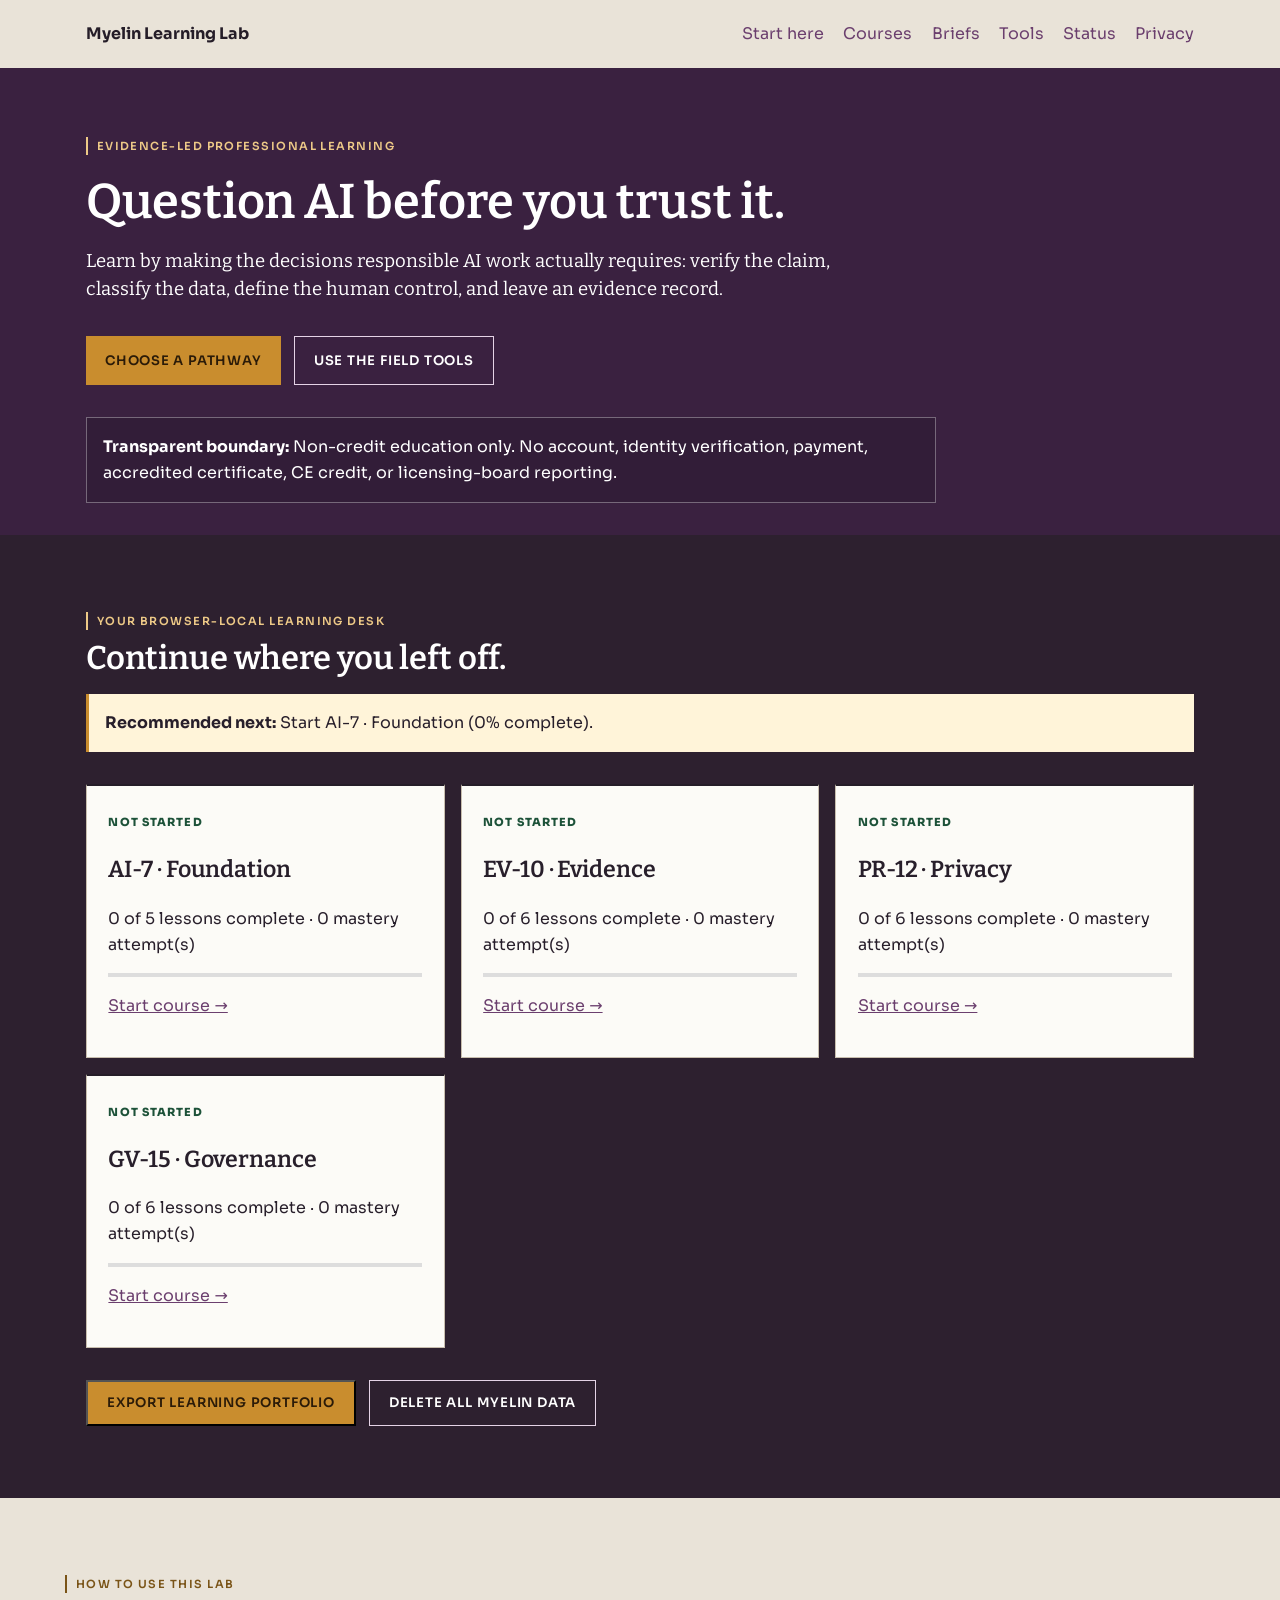
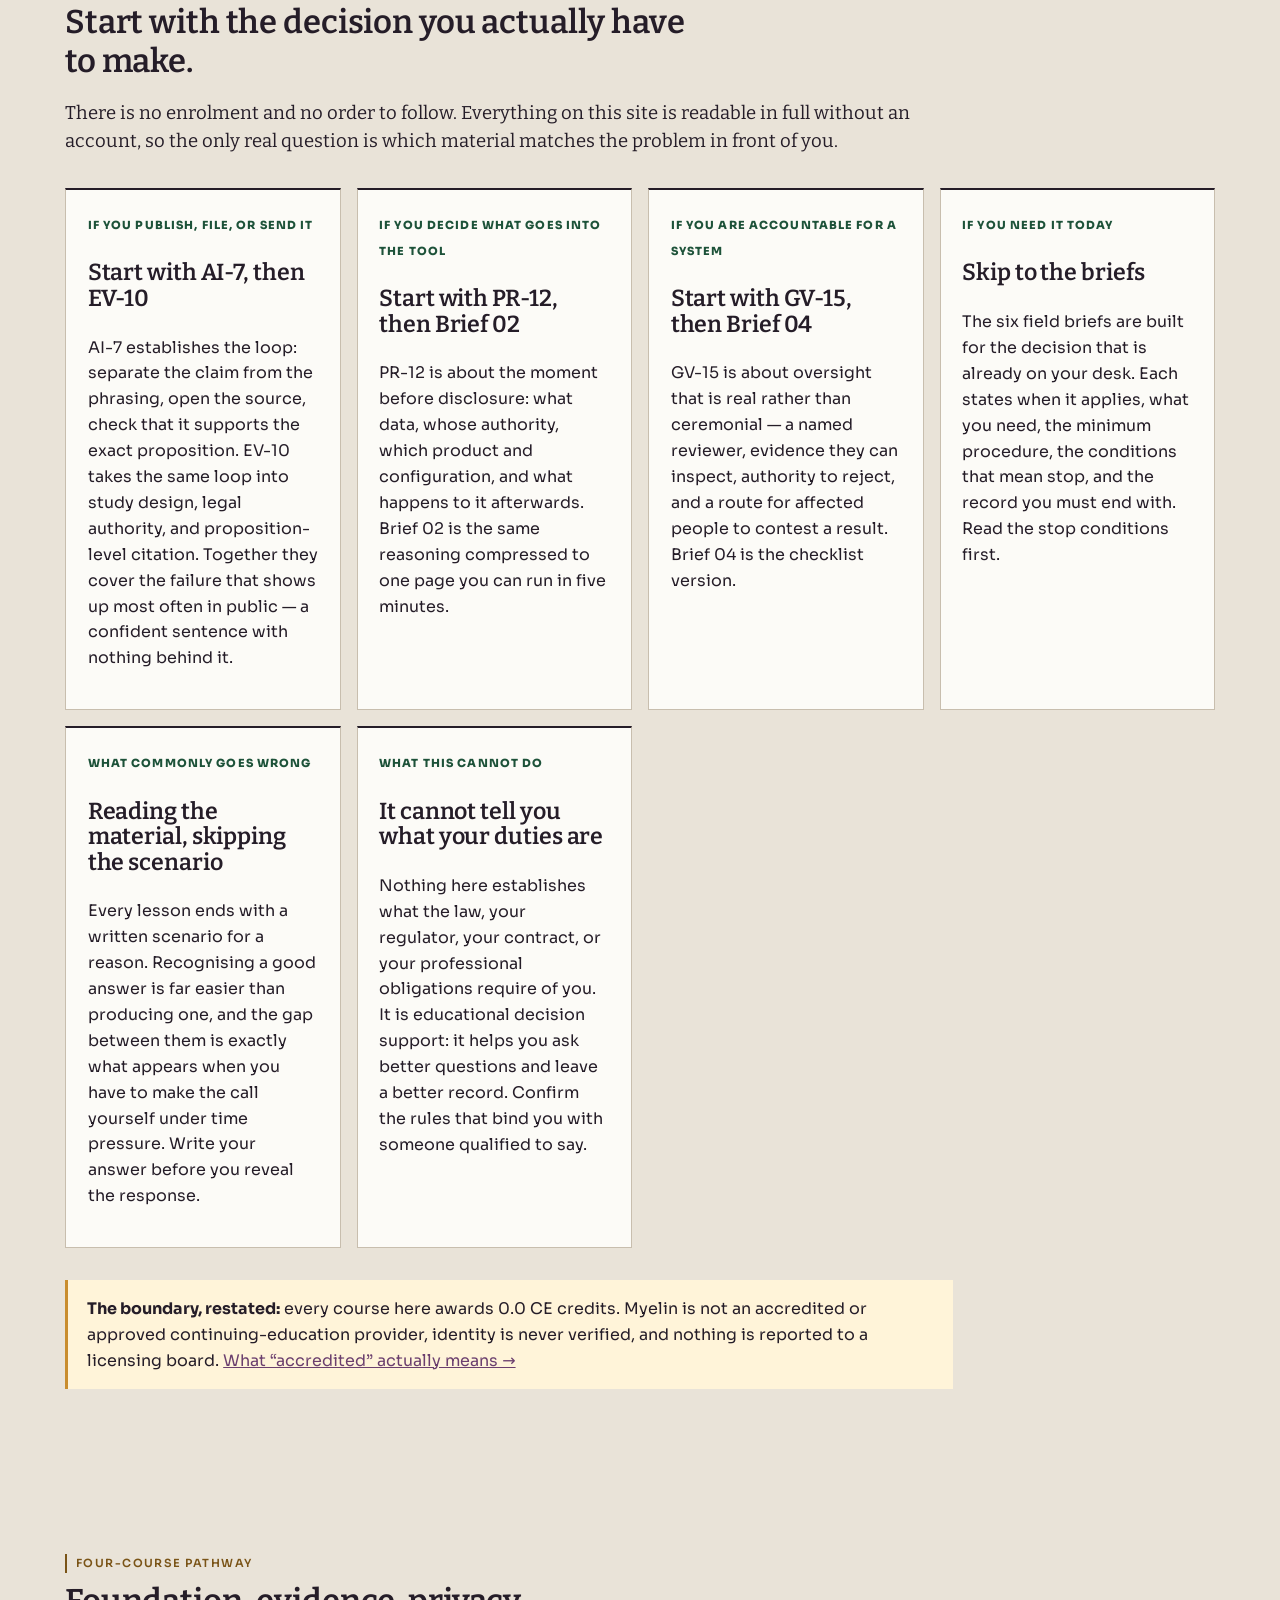
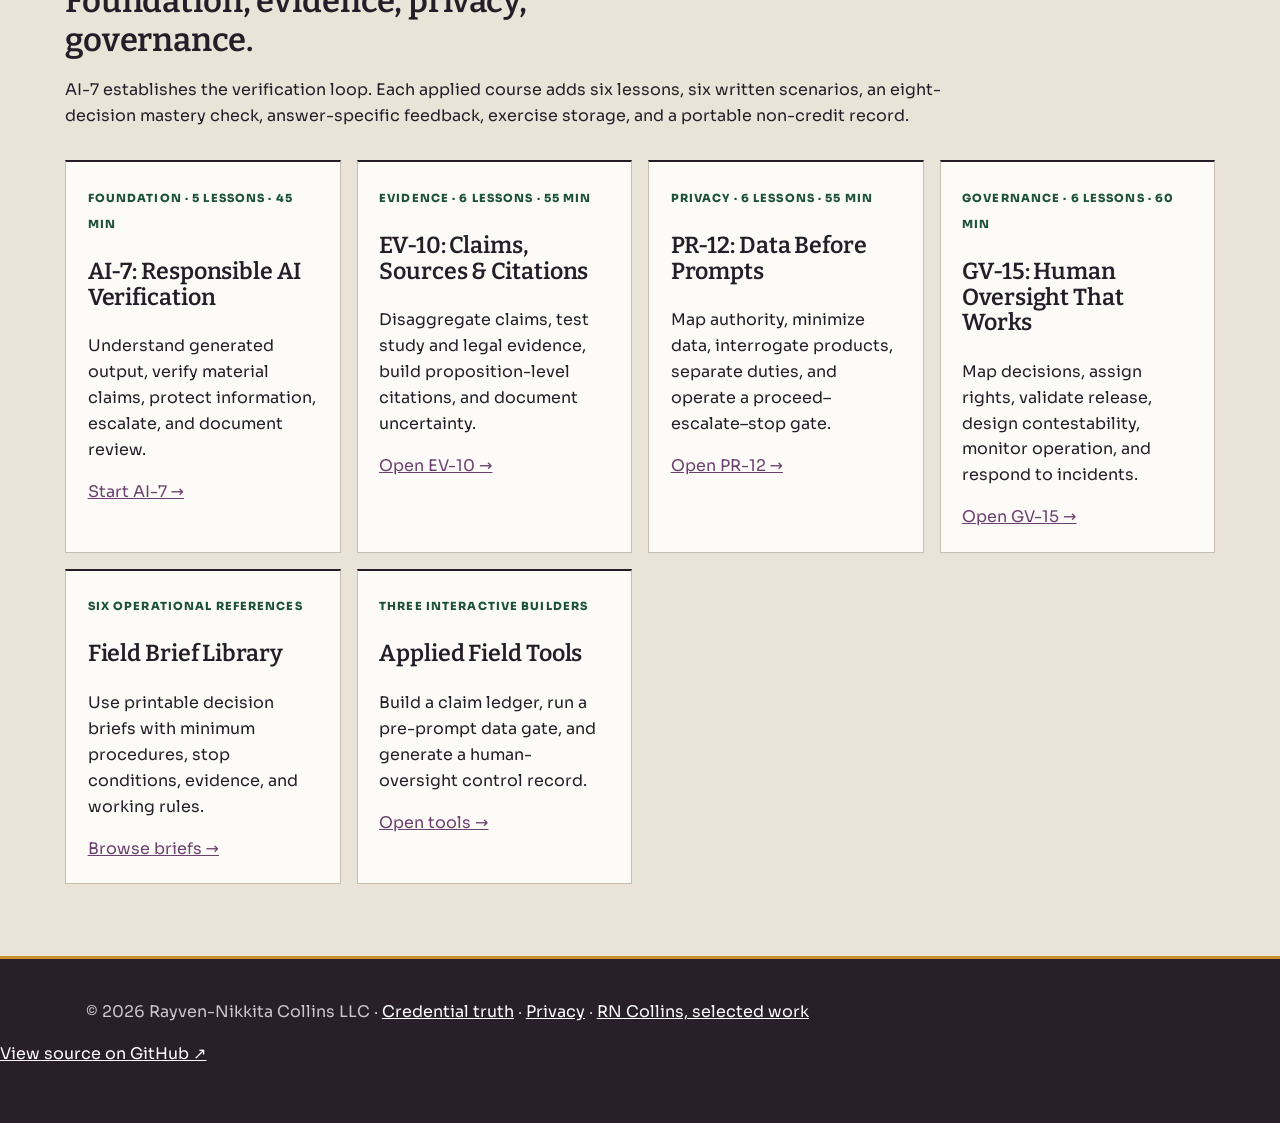
<file: index.html>
<!doctype html><html lang="en"><head><meta charset="utf-8"><meta name="viewport" content="width=device-width,initial-scale=1"><title>Myelin Learning Lab</title><meta name="description" content="Free, applied, non-credit courses, tools, and briefs for responsible AI work."><style>
:root{--p:#4a2a4e;--g:#c98d2e;--g-text:#7A5417;--bg:#E9E3D8;--paper:#FCFBF7;--ink:#281f2b;--muted:#5A5361;--line:#C8BEAE}*{box-sizing:border-box}html{scroll-behavior:smooth}body{margin:0;background:var(--bg);color:var(--ink);font:16px/1.62 'Sora',system-ui,-apple-system,'Segoe UI',sans-serif}a{color:#6b3f6e}.wrap{max-width:1150px;margin:auto;padding:0 1.3rem}nav{min-height:68px;display:flex;align-items:center;gap:1.2rem;flex-wrap:wrap}nav strong{margin-right:auto}nav a{text-decoration:none}.hero{background:#3A2140;color:white;padding:clamp(5rem,12vw,9rem) 0}.eyebrow{text-transform:uppercase;letter-spacing:.14em;font-size:.72rem;font-weight:800;color:#edc987}h1,h2,h3{font-family:'Bitter',ui-serif,serif;line-height:1.1}h1{font-size:clamp(3rem,8vw,6.2rem);max-width:900px;margin:.2em 0}.lead{max-width:760px;font-size:1.15rem;color:#EFE7EF}.actions{display:flex;gap:.8rem;flex-wrap:wrap;margin-top:2rem}.btn{display:inline-block;border-radius:0;padding:.8rem 1.2rem;background:var(--g);color:#2b1b08;text-decoration:none;font-weight:800}.btn.alt{background:transparent;color:white;border:1px solid #e4d3e6}.boundary{margin-top:2rem;padding:1rem;border:1px solid #ffffff55;background:#0002;border-radius:0;max-width:850px}.section{padding:4.5rem 0}.section h2{font-size:clamp(2rem,5vw,3.5rem);margin:.2em 0}.grid{display:grid;grid-template-columns:repeat(auto-fit,minmax(270px,1fr));gap:1rem;margin-top:2rem}.card{background:var(--paper);border:1px solid var(--line);border-radius:0;padding:1.35rem}.card span{font-size:.7rem;text-transform:uppercase;letter-spacing:.1em;font-weight:800;color:#1D5239}.card h3{font-size:1.45rem}.progress{height:8px;background:#ddd;border-radius:0;overflow:hidden}.progress i{display:block;height:100%;background:var(--g)}.dash{background:#2d202f;color:white}.dash .card{color:var(--ink)}.boundary-light{margin-top:2rem;padding:1rem 1.2rem;border-left:4px solid var(--g);background:#fff4d9;border-radius:0;max-width:80ch}.section.wrap p,.section.wrap li{max-width:74ch}a:focus-visible,button:focus-visible{outline:3px solid var(--p,#4a2a4e);outline-offset:2px}.hero a:focus-visible,.dash a:focus-visible,.dash button:focus-visible{outline-color:#f7d9a0}.btn{min-height:44px;display:inline-flex;align-items:center}body{overflow-wrap:anywhere}.next{border-left:4px solid var(--g);padding:1rem;background:#fff4d9;color:var(--ink)}footer{background:#281f2b;color:#cfc5d0;padding:2.5rem 0}footer a{color:white}@media(prefers-reduced-motion:reduce){html{scroll-behavior:auto}}
</style><link rel="canonical" href="https://myelin-ce.vercel.app/"><meta property="og:type" content="website"><meta property="og:title" content="Myelin Learning Lab"><meta property="og:description" content="Free, applied, non-credit courses, tools, and briefs for responsible AI work."><meta property="og:url" content="https://myelin-ce.vercel.app/"><meta property="og:image" content="https://myelin-ce.vercel.app/og.png"><meta property="og:image:width" content="1200"><meta property="og:image:height" content="630"><meta name="twitter:card" content="summary_large_image"><meta name="twitter:image" content="https://myelin-ce.vercel.app/og.png"><link rel="icon" type="image/png" href="/icon-myelin-192.png"><link rel="apple-touch-icon" href="/icon-myelin-180.png"><link rel="preconnect" href="https://fonts.googleapis.com"><link rel="preconnect" href="https://fonts.gstatic.com" crossorigin><link rel="stylesheet" href="https://fonts.googleapis.com/css2?family=Bitter:ital,wght@0,400;0,500;0,600;0,700;1,400&family=Sora:wght@400;500;600;700&display=swap"><link rel="stylesheet" href="/manual.css"></head><body><header class="wrap"><nav><strong>Myelin Learning Lab</strong><a href="#how">Start here</a><a href="#courses">Courses</a><a href="/briefs">Briefs</a><a href="/tools">Tools</a><a href="/status">Status</a><a href="/privacy">Privacy</a></nav></header><main><section class="hero"><div class="wrap"><div class="eyebrow">Evidence-led professional learning</div><h1>Question AI before you trust it.</h1><p class="lead">Learn by making the decisions responsible AI work actually requires: verify the claim, classify the data, define the human control, and leave an evidence record.</p><div class="actions"><a class="btn" href="#courses">Choose a pathway</a><a class="btn alt" href="/tools">Use the field tools</a></div><div class="boundary"><strong>Transparent boundary:</strong> Non-credit education only. No account, identity verification, payment, accredited certificate, CE credit, or licensing-board reporting.</div></div></section><section class="section dash"><div class="wrap"><div class="eyebrow">Your browser-local learning desk</div><h2>Continue where you left off.</h2><p id="nextStep" class="next">No learning data yet. Start with AI-7 or choose the problem you need to solve.</p><div class="grid" id="dashboard"><article class="card"><span>Browser-local progress</span><h3>Your desk is empty until you start</h3><p>This panel fills in once you begin a course, and it reads only what this browser has stored — there is no account, no server-side record, and nothing to sign in to. If scripting is off, or you are in a private window, the courses below still work in full; only the progress tracking does.</p><p><a href="/course">Start with AI-7 →</a></p></article></div><div class="actions"><button class="btn" id="exportAll">Export learning portfolio</button><button class="btn alt" id="deleteAll">Delete all Myelin data</button></div></div></section><section class="section wrap" id="how" aria-labelledby="how-h">
<div class="eyebrow" style="color:var(--g-text)">How to use this lab</div>
<h2 id="how-h">Start with the decision you actually have to make.</h2>
<p class="lead">There is no enrolment and no order to follow. Everything on this site is readable in full without an account, so the only real question is which material matches the problem in front of you.</p>
<div class="grid">
<article class="card"><span>If you publish, file, or send it</span><h3>Start with AI-7, then EV-10</h3><p>AI-7 establishes the loop: separate the claim from the phrasing, open the source, check that it supports the exact proposition. EV-10 takes the same loop into study design, legal authority, and proposition-level citation. Together they cover the failure that shows up most often in public — a confident sentence with nothing behind it.</p></article>
<article class="card"><span>If you decide what goes into the tool</span><h3>Start with PR-12, then Brief 02</h3><p>PR-12 is about the moment before disclosure: what data, whose authority, which product and configuration, and what happens to it afterwards. Brief 02 is the same reasoning compressed to one page you can run in five minutes.</p></article>
<article class="card"><span>If you are accountable for a system</span><h3>Start with GV-15, then Brief 04</h3><p>GV-15 is about oversight that is real rather than ceremonial — a named reviewer, evidence they can inspect, authority to reject, and a route for affected people to contest a result. Brief 04 is the checklist version.</p></article>
<article class="card"><span>If you need it today</span><h3>Skip to the briefs</h3><p>The six field briefs are built for the decision that is already on your desk. Each states when it applies, what you need, the minimum procedure, the conditions that mean stop, and the record you must end with. Read the stop conditions first.</p></article>
<article class="card"><span>What commonly goes wrong</span><h3>Reading the material, skipping the scenario</h3><p>Every lesson ends with a written scenario for a reason. Recognising a good answer is far easier than producing one, and the gap between them is exactly what appears when you have to make the call yourself under time pressure. Write your answer before you reveal the response.</p></article>
<article class="card"><span>What this cannot do</span><h3>It cannot tell you what your duties are</h3><p>Nothing here establishes what the law, your regulator, your contract, or your professional obligations require of you. It is educational decision support: it helps you ask better questions and leave a better record. Confirm the rules that bind you with someone qualified to say.</p></article>
</div>
<p class="boundary-light"><strong>The boundary, restated:</strong> every course here awards 0.0 CE credits. Myelin is not an accredited or approved continuing-education provider, identity is never verified, and nothing is reported to a licensing board. <a href="/status">What “accredited” actually means →</a></p>
</section>
<section class="section wrap" id="courses"><div class="eyebrow" style="color:var(--g-text)">Four-course pathway</div><h2>Foundation, evidence, privacy, governance.</h2><p>AI-7 establishes the verification loop. Each applied course adds six lessons, six written scenarios, an eight-decision mastery check, answer-specific feedback, exercise storage, and a portable non-credit record.</p><div class="grid"><article class="card"><span>Foundation · 5 lessons · 45 min</span><h3>AI-7: Responsible AI Verification</h3><p>Understand generated output, verify material claims, protect information, escalate, and document review.</p><a href="/course">Start AI-7 →</a></article><article class="card"><span>Evidence · 6 lessons · 55 min</span><h3>EV-10: Claims, Sources & Citations</h3><p>Disaggregate claims, test study and legal evidence, build proposition-level citations, and document uncertainty.</p><a href="/lab?course=evidence">Open EV-10 →</a></article><article class="card"><span>Privacy · 6 lessons · 55 min</span><h3>PR-12: Data Before Prompts</h3><p>Map authority, minimize data, interrogate products, separate duties, and operate a proceed–escalate–stop gate.</p><a href="/lab?course=privacy">Open PR-12 →</a></article><article class="card"><span>Governance · 6 lessons · 60 min</span><h3>GV-15: Human Oversight That Works</h3><p>Map decisions, assign rights, validate release, design contestability, monitor operation, and respond to incidents.</p><a href="/lab?course=governance">Open GV-15 →</a></article><article class="card"><span>Six operational references</span><h3>Field Brief Library</h3><p>Use printable decision briefs with minimum procedures, stop conditions, evidence, and working rules.</p><a href="/briefs">Browse briefs →</a></article><article class="card"><span>Three interactive builders</span><h3>Applied Field Tools</h3><p>Build a claim ledger, run a pre-prompt data gate, and generate a human-oversight control record.</p><a href="/tools">Open tools →</a></article></div></section></main><footer><div class="wrap">© 2026 Rayven-Nikkita Collins LLC · <a href="/status">Credential truth</a> · <a href="/privacy">Privacy</a> · <a href="https://rn-selected-work.vercel.app/" target="_blank" rel="noopener">RN Collins, selected work</a></div><p><a href="https://github.com/rn-collins/myelin-ce" target="_blank" rel="noopener noreferrer">View source on GitHub ↗</a></p></footer><script src="/dashboard.js"></script></body></html>
</file>
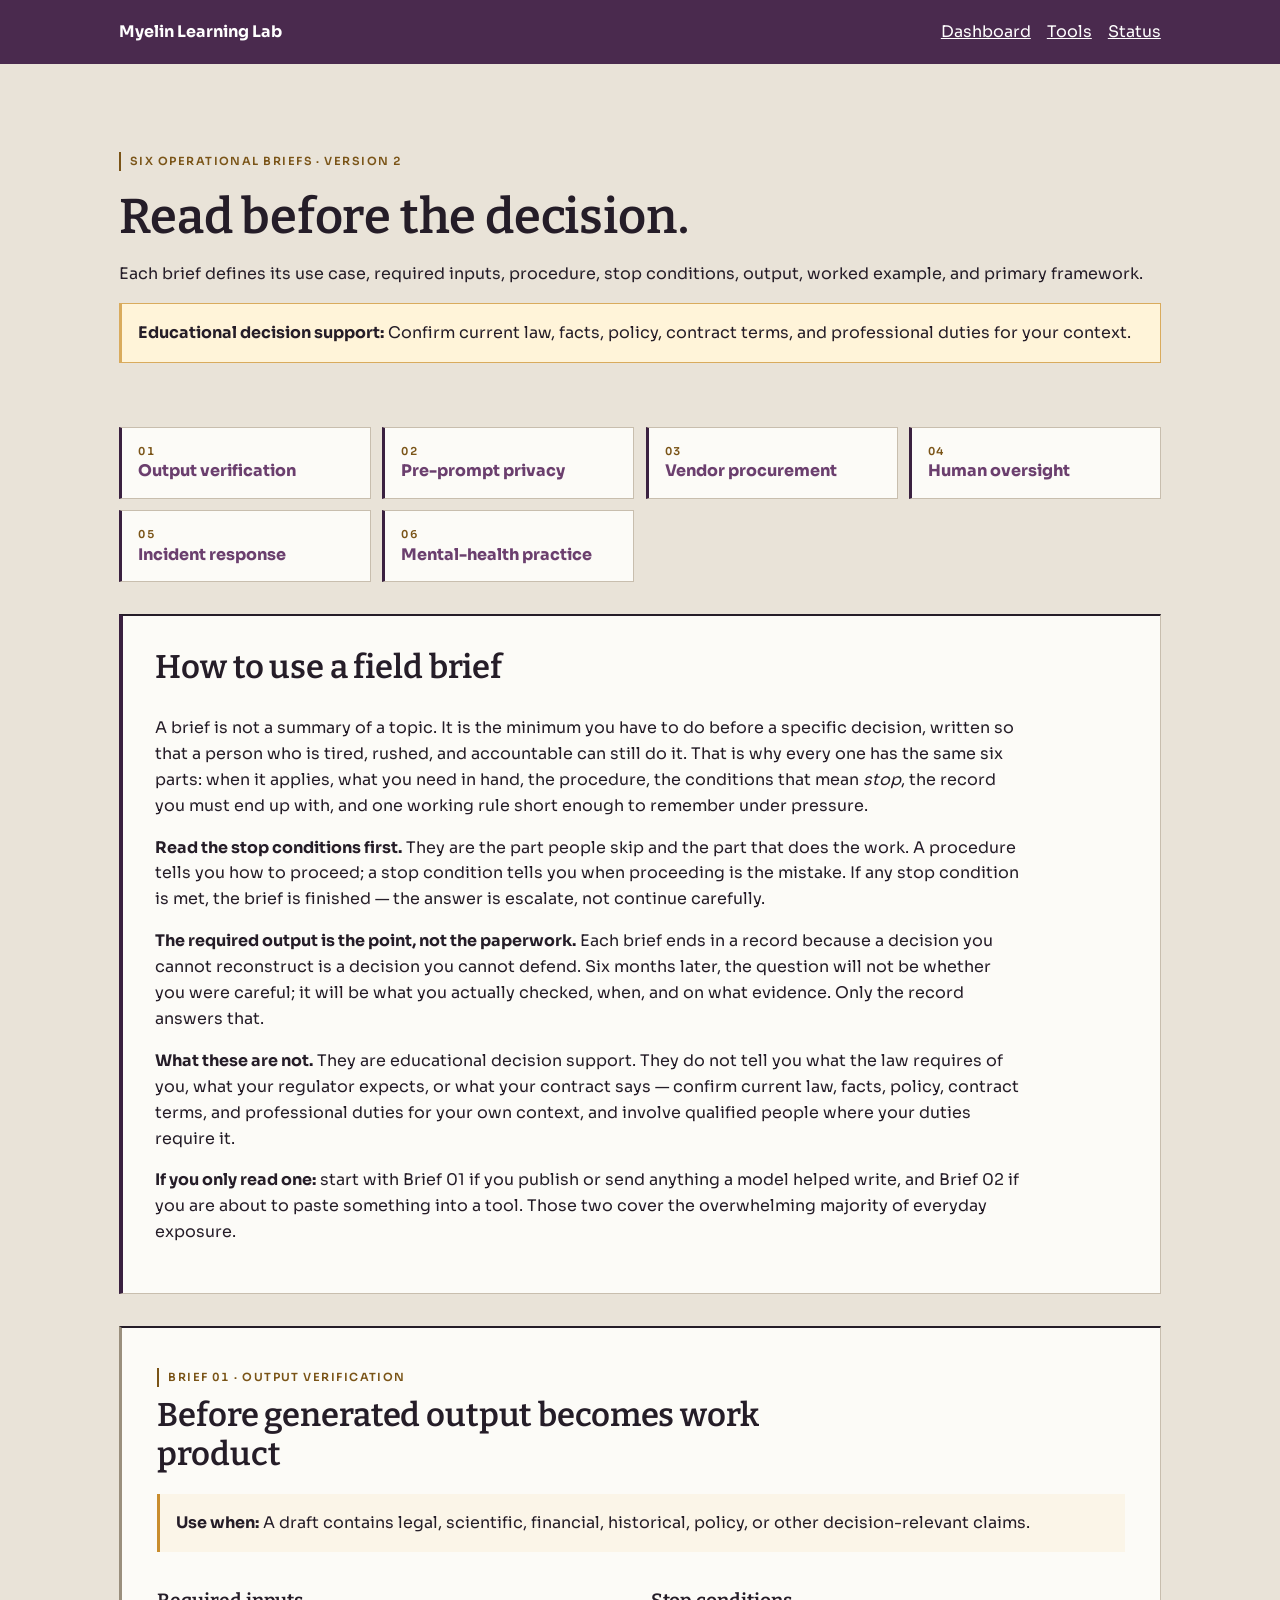
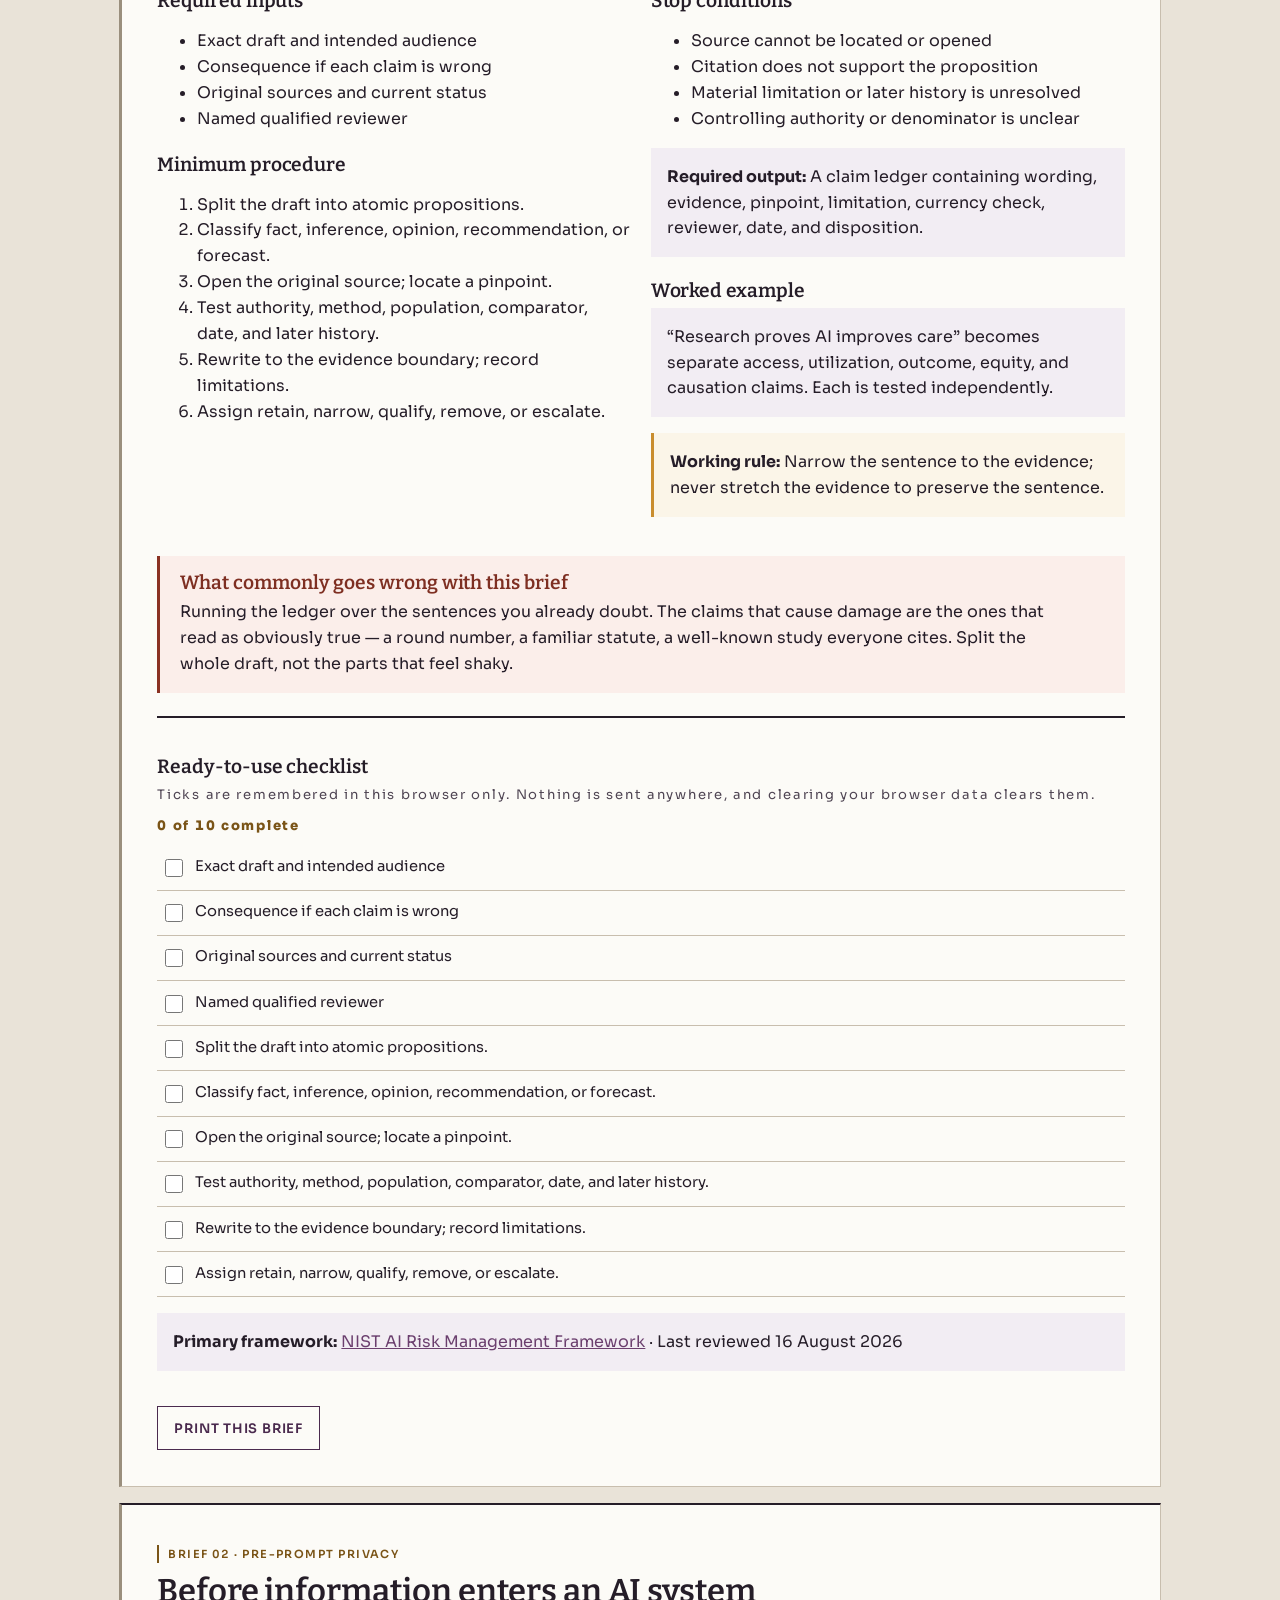
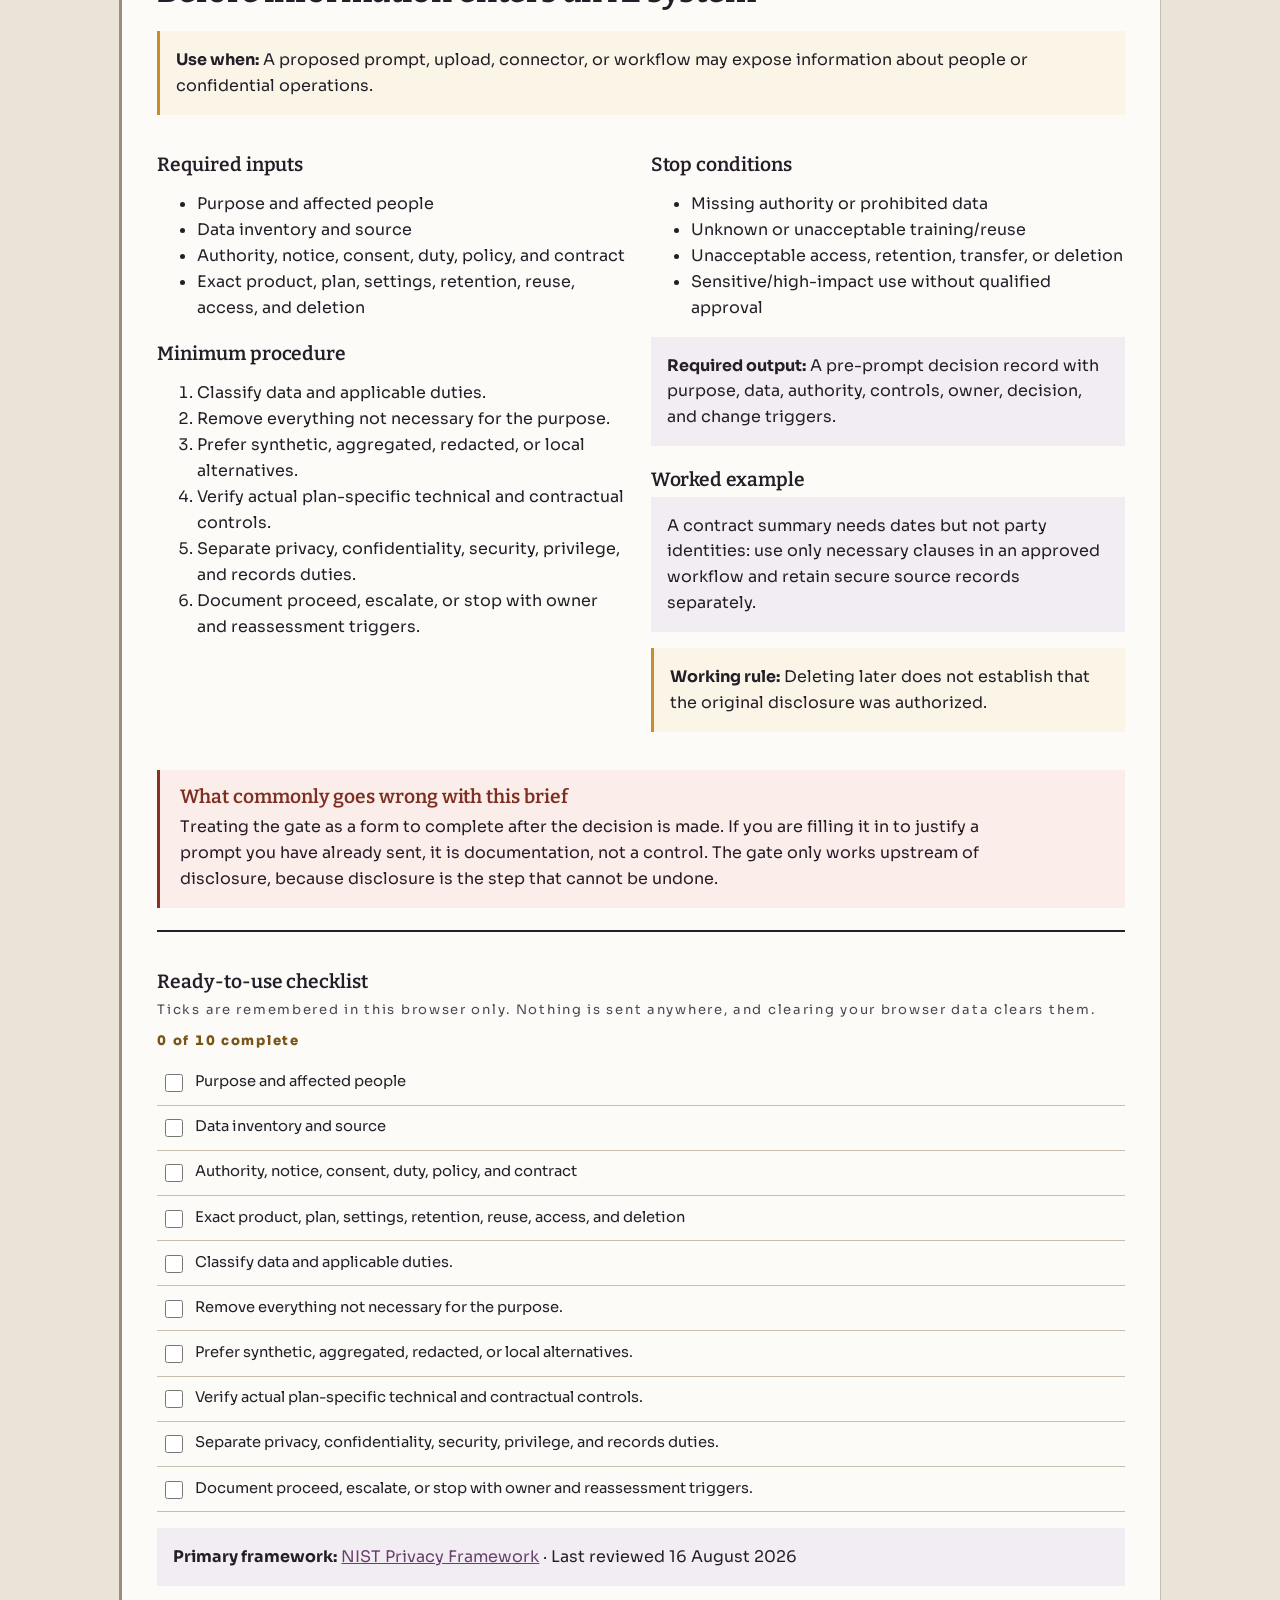
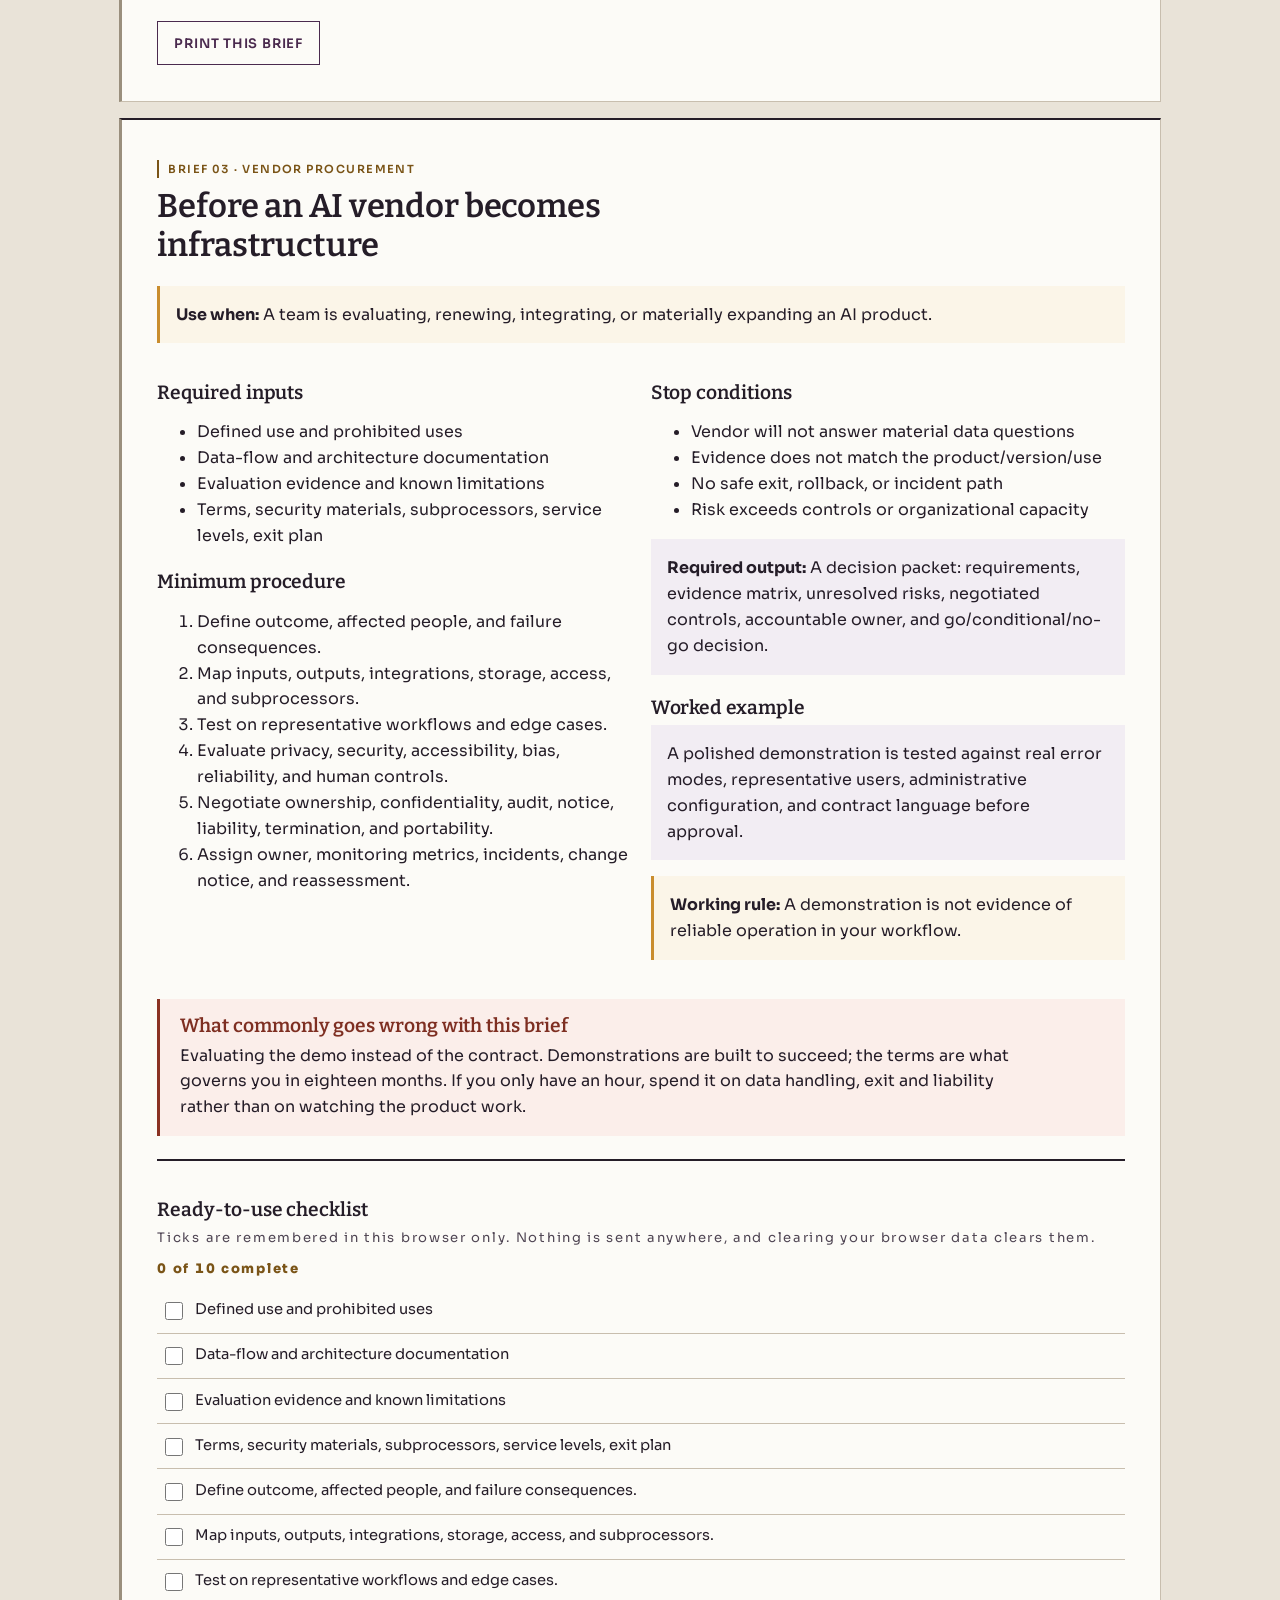
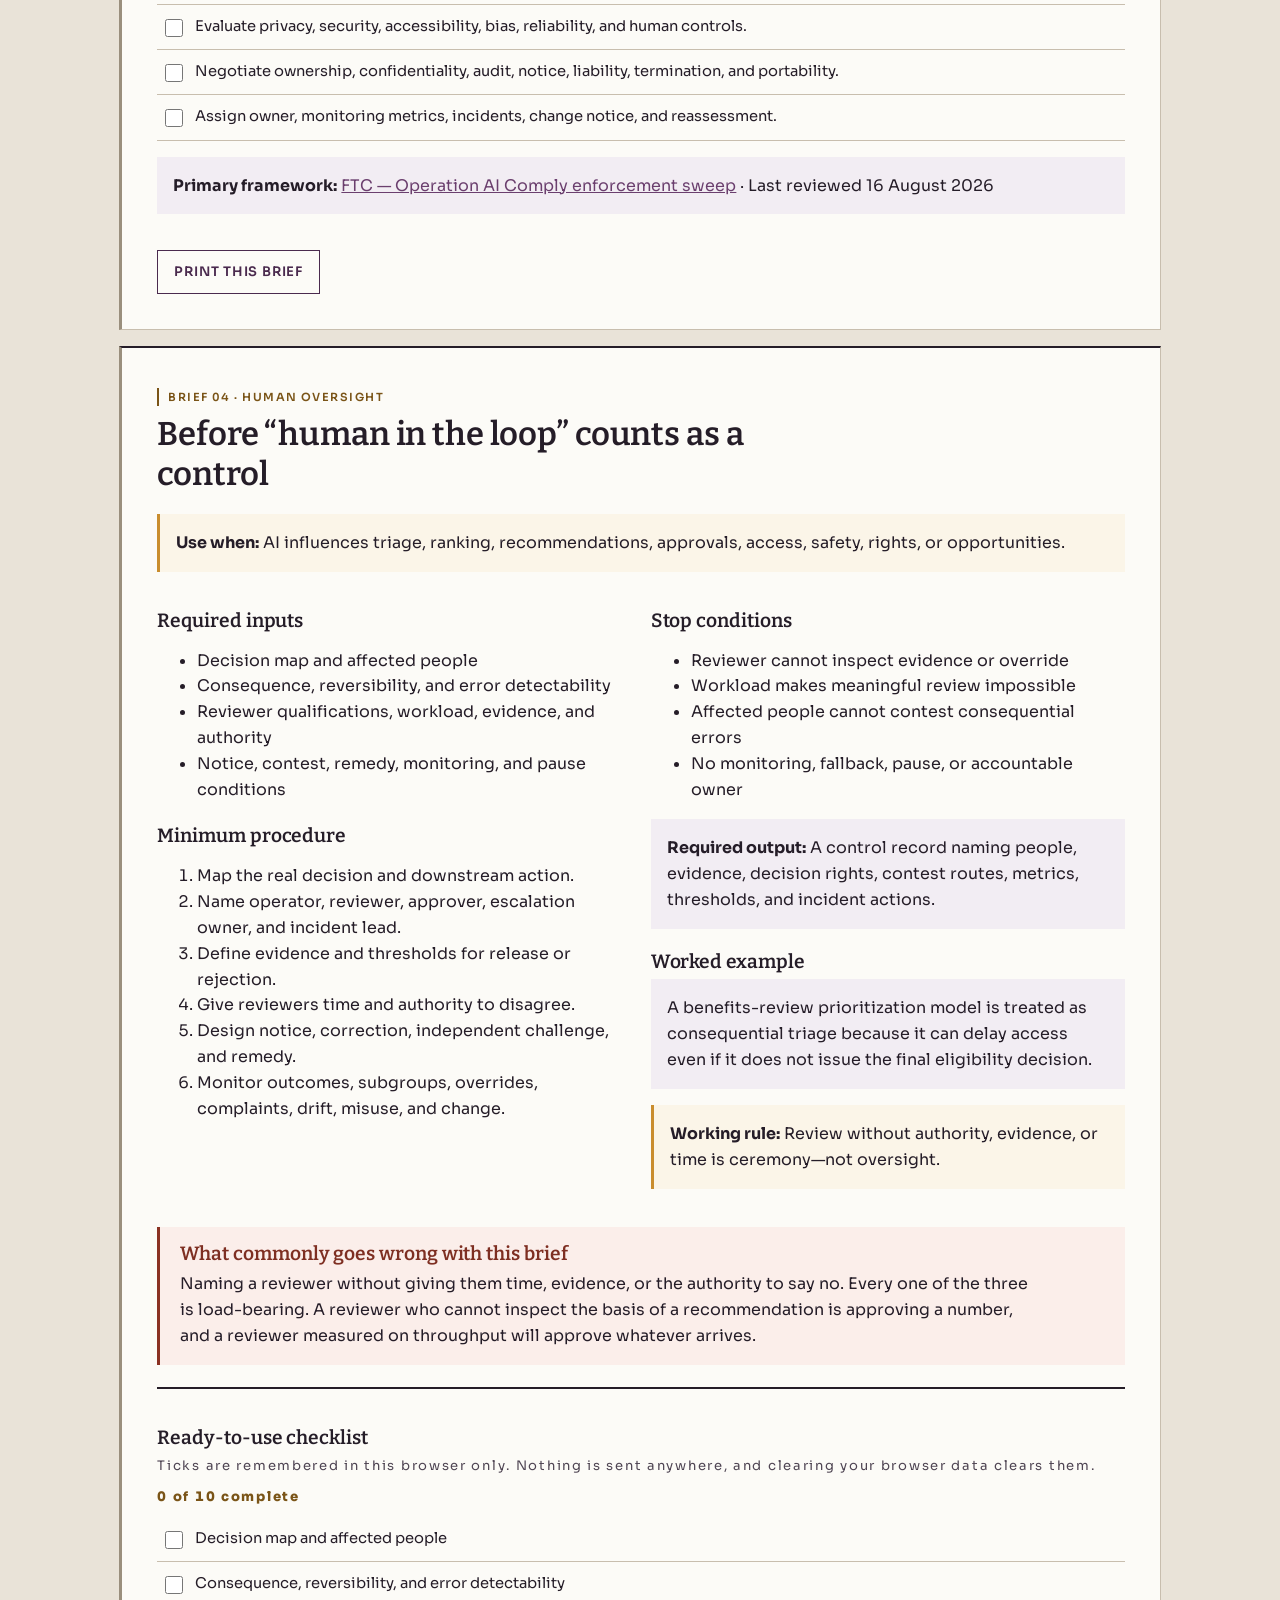
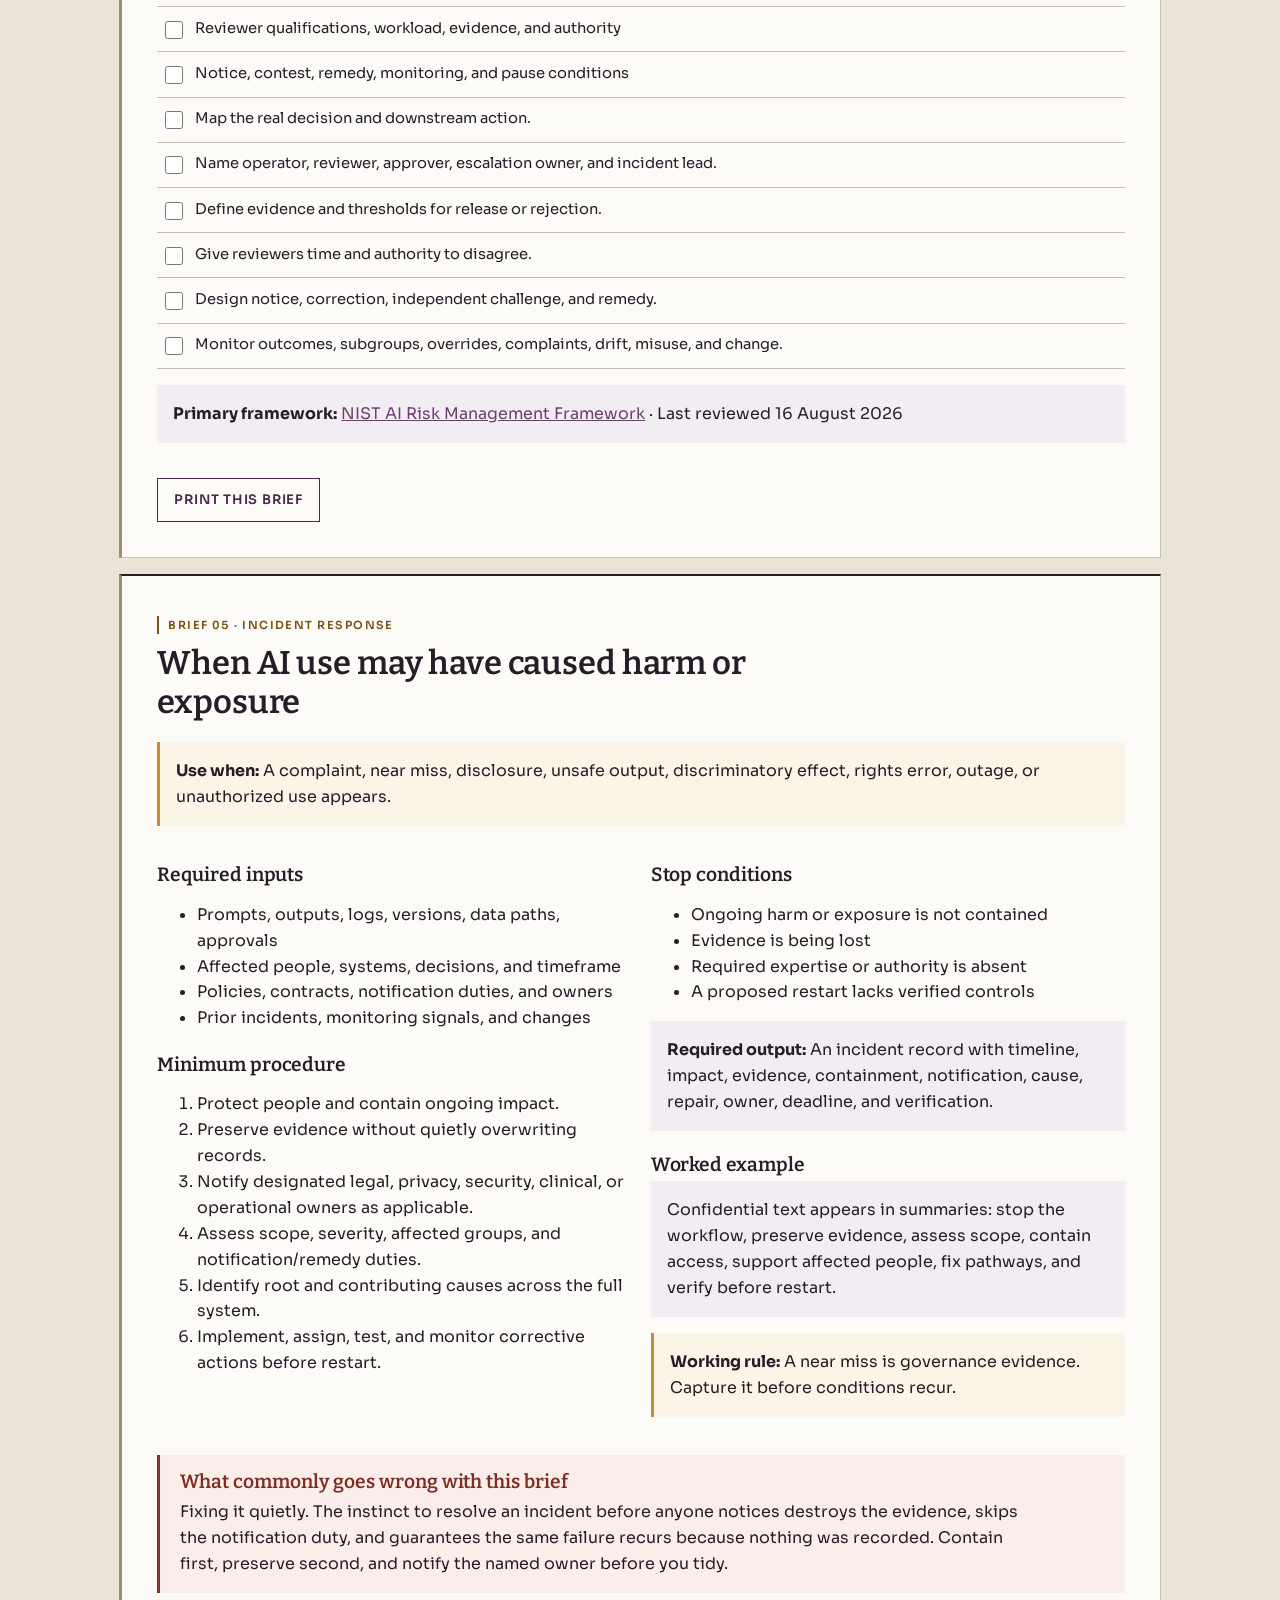
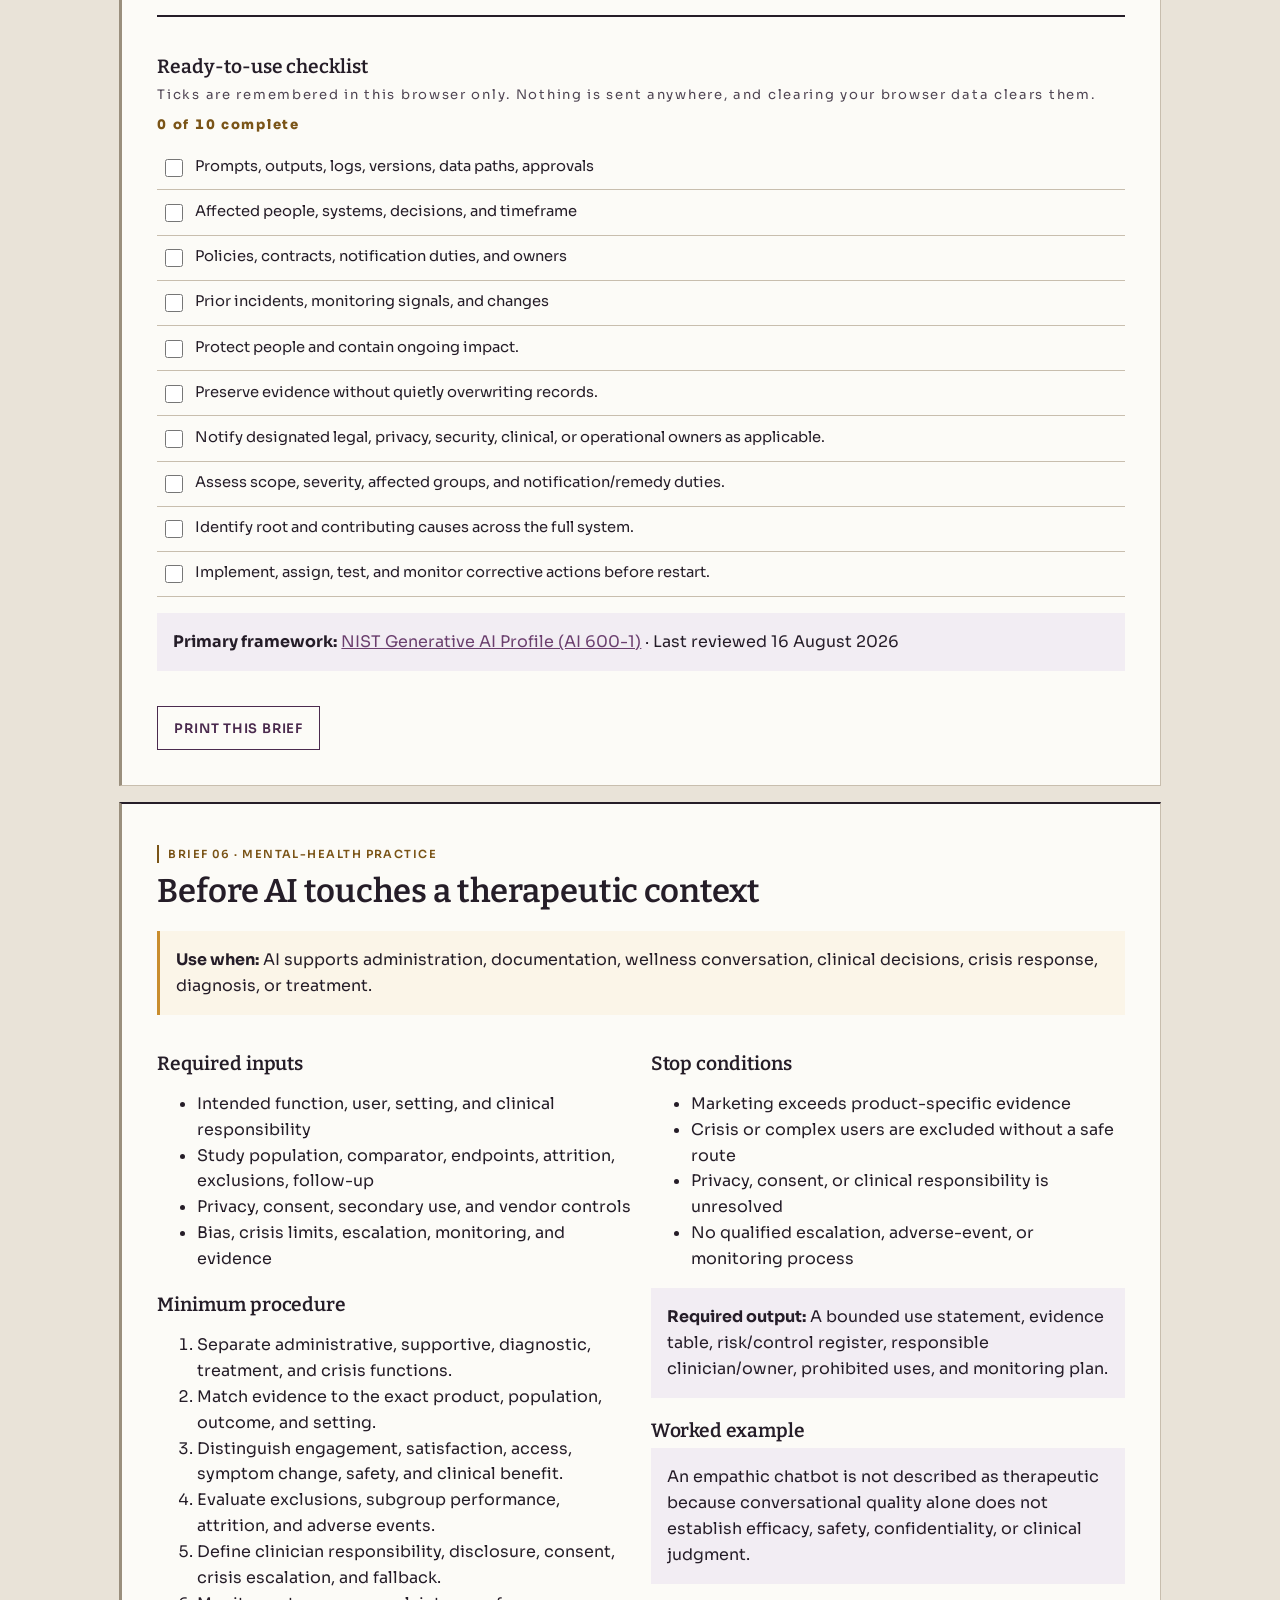
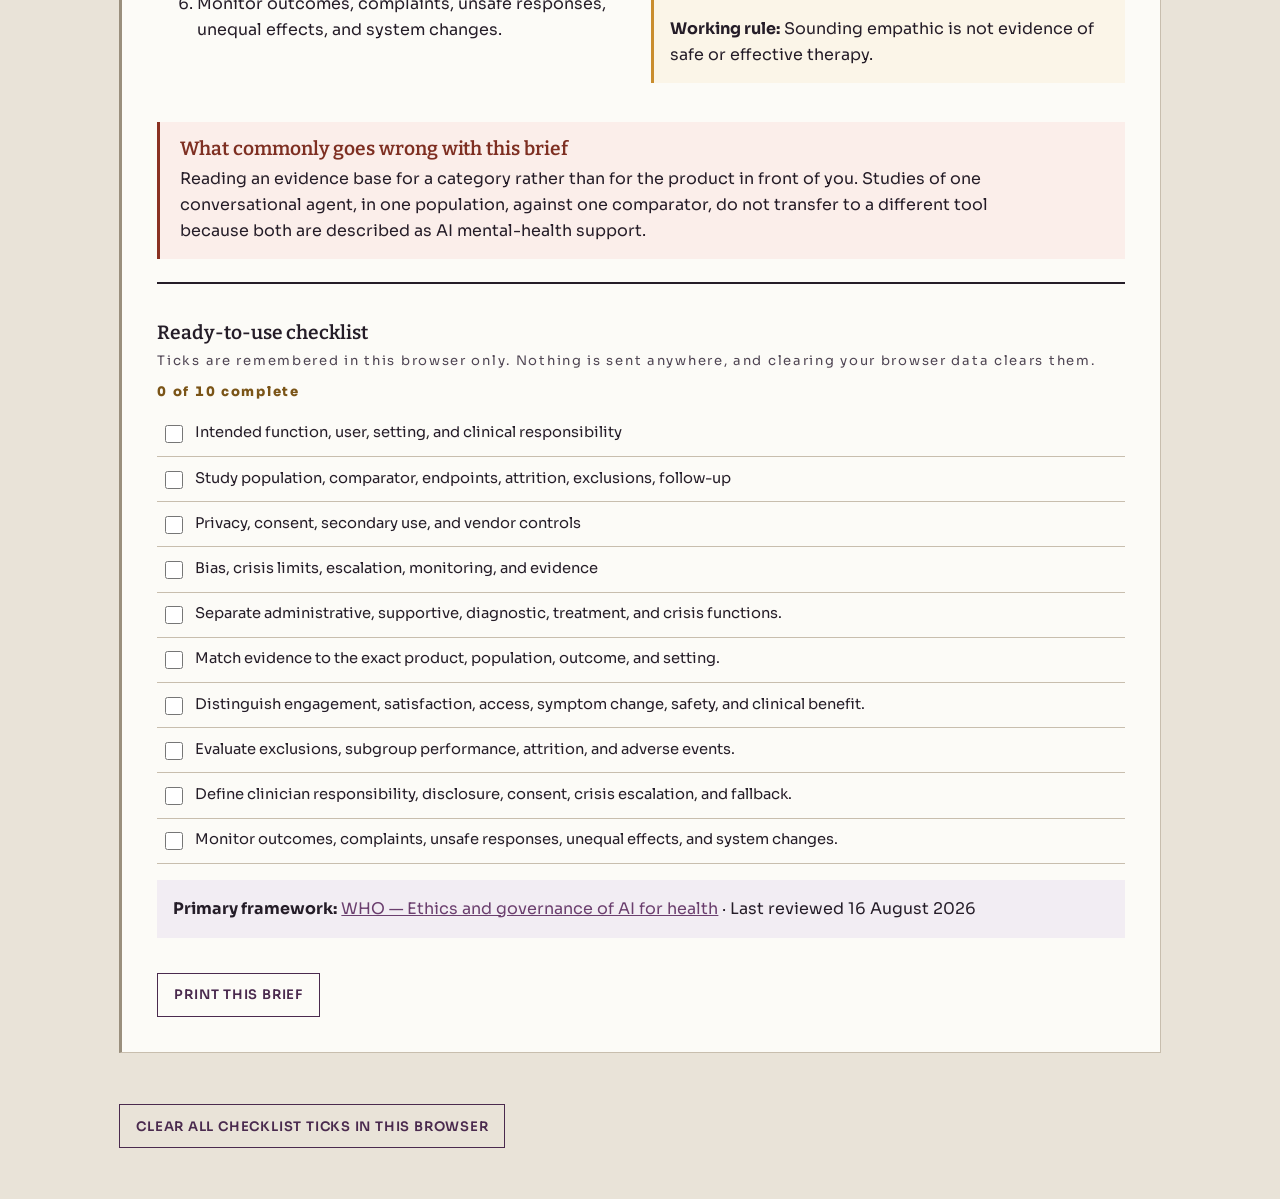
<file: briefs.html>
<!doctype html><html lang="en"><head><meta charset="utf-8"><meta name="viewport" content="width=device-width,initial-scale=1"><title>Field Brief Library · Myelin</title><meta name="description" content="Six detailed, source-linked field briefs for responsible AI decisions."><style>:root{--p:#4a2a4e;--g:#c98d2e;--g-text:#7A5417;--bg:#E9E3D8;--paper:#FCFBF7;--line:#C8BEAE}*{box-sizing:border-box}html{scroll-behavior:smooth}body{margin:0;background:var(--bg);color:#281f2b;font:16px/1.62 'Sora',system-ui,-apple-system,'Segoe UI',sans-serif}a{color:#6b3f6e}.wrap{max-width:1080px;margin:auto;padding:1.2rem}header{background:var(--p);color:white}header .wrap{display:flex;gap:1rem;align-items:center;flex-wrap:wrap}header strong{margin-right:auto}header a{color:white}h1,h2,h3{font-family:'Bitter',ui-serif,serif;line-height:1.12}.hero{padding:4rem 0 2rem}h1{font-size:clamp(3rem,8vw,6rem);margin:.15em 0}.eyebrow{text-transform:uppercase;letter-spacing:.13em;color:var(--g-text);font-size:.72rem;font-weight:800}.notice,.callout,.source,.output{padding:1rem;border-radius:0}.notice{background:#fff4d9;border:1px solid #d9ab5d}.index{display:grid;grid-template-columns:repeat(auto-fit,minmax(220px,1fr));gap:.7rem;margin:2rem 0}.index a,.brief{background:var(--paper);border:1px solid var(--line);border-radius:0;padding:1rem}.index a{text-decoration:none;font-weight:750}.brief{margin:1rem 0;padding:clamp(1.2rem,4vw,2.2rem)}.cols{display:grid;grid-template-columns:1fr 1fr;gap:1.2rem}.callout{border-left:4px solid var(--g);background:#fbf5e8}.source,.output{background:#f2edf3}.checklist label{display:block;padding:.45rem;border-bottom:1px solid var(--line)}.print{border:1px solid var(--p);border-radius:0;padding:.6rem 1rem;background:transparent;color:var(--p);font-weight:750;cursor:pointer}details{margin:1rem 0}summary{cursor:pointer;font-weight:800}@media(max-width:700px){.cols{grid-template-columns:1fr}}.brief{overflow-wrap:anywhere}@media print{header,.hero,.index,.print,.reset-row,.read-guide{display:none}.brief{border:0;break-inside:avoid}body.printing-one .brief{display:none}body.printing-one .brief.printing{display:block}}.read-guide{background:var(--paper);border:1px solid var(--line);border-left:5px solid var(--p);border-radius:0;padding:clamp(1.2rem,4vw,2rem);margin:2rem 0}.read-guide h2{margin-top:0;font-size:clamp(1.5rem,3.4vw,2.1rem)}.read-guide p{max-width:72ch}.index a{display:flex;flex-direction:column;gap:.2rem;line-height:1.3}.ix-n{font-size:.7rem;letter-spacing:.12em;color:var(--g-text);font-weight:800}.brief h2{font-size:clamp(1.5rem,3.6vw,2.2rem);margin:.2em 0 .6em}.brief h3{font-size:1rem;margin:1.4rem 0 .4rem}.example{background:#f2edf3;border-radius:0;padding:1rem;margin:.4rem 0}.misuse{border-left:4px solid #8A3122;background:#fbeeea;border-radius:0;padding:1rem 1.2rem;margin:1.4rem 0}.misuse h3{margin:0 0 .4rem;color:#7e2f22}.misuse p{margin:0;max-width:72ch}.checklist{margin-top:1.4rem;border-top:1px solid var(--line);padding-top:1rem}.ck-note{font-size:.82rem;color:#4F4553;margin:.2rem 0 .6rem}.ck-count{font-size:.82rem;font-weight:800;color:var(--g-text);margin:.2rem 0 .6rem}.ck-count.done{color:#1D5239}.checklist label{display:flex;gap:.6rem;align-items:flex-start;padding:.55rem .2rem;border-bottom:1px solid var(--line);cursor:pointer}.checklist input{margin-top:.25rem;width:18px;height:18px;flex:none}a:focus-visible,button:focus-visible,input:focus-visible,summary:focus-visible{outline:3px solid var(--p);outline-offset:2px}header a:focus-visible{outline-color:#f7d9a0}.print{margin-top:1.2rem;min-height:44px}.reset-row{margin:2rem 0}@media(max-width:700px){.read-guide{padding:1.1rem}}</style><link rel="canonical" href="https://myelin-ce.vercel.app/briefs"><meta property="og:type" content="website"><meta property="og:title" content="Field Brief Library"><meta property="og:description" content="Six detailed, source-linked field briefs for responsible AI decisions."><meta property="og:url" content="https://myelin-ce.vercel.app/briefs"><meta property="og:image" content="https://myelin-ce.vercel.app/og.png"><meta property="og:image:width" content="1200"><meta property="og:image:height" content="630"><meta name="twitter:card" content="summary_large_image"><meta name="twitter:image" content="https://myelin-ce.vercel.app/og.png"><link rel="icon" type="image/png" href="/icon-myelin-192.png"><link rel="apple-touch-icon" href="/icon-myelin-180.png"><link rel="preconnect" href="https://fonts.googleapis.com"><link rel="preconnect" href="https://fonts.gstatic.com" crossorigin><link rel="stylesheet" href="https://fonts.googleapis.com/css2?family=Bitter:ital,wght@0,400;0,500;0,600;0,700;1,400&family=Sora:wght@400;500;600;700&display=swap"><link rel="stylesheet" href="/manual.css"></head><body><header><div class="wrap"><strong>Myelin Learning Lab</strong><a href="/">Dashboard</a><a href="/tools">Tools</a><a href="/status">Status</a></div></header><main class="wrap"><section class="hero"><div class="eyebrow">Six operational briefs · version 2</div><h1>Read before the decision.</h1><p>Each brief defines its use case, required inputs, procedure, stop conditions, output, worked example, and primary framework.</p><div class="notice"><strong>Educational decision support:</strong> Confirm current law, facts, policy, contract terms, and professional duties for your context.</div></section><nav class="index" id="index" aria-label="Jump to a brief">
      <a href="#verification"><span class="ix-n">01</span>Output verification</a>
      <a href="#privacy"><span class="ix-n">02</span>Pre-prompt privacy</a>
      <a href="#procurement"><span class="ix-n">03</span>Vendor procurement</a>
      <a href="#oversight"><span class="ix-n">04</span>Human oversight</a>
      <a href="#incident"><span class="ix-n">05</span>Incident response</a>
      <a href="#mental"><span class="ix-n">06</span>Mental-health practice</a>
    </nav>    <section class="read-guide" aria-labelledby="howto">
      <h2 id="howto">How to use a field brief</h2>
      <p>A brief is not a summary of a topic. It is the minimum you have to do before a specific decision, written so that a person who is tired, rushed, and accountable can still do it. That is why every one has the same six parts: when it applies, what you need in hand, the procedure, the conditions that mean <em>stop</em>, the record you must end up with, and one working rule short enough to remember under pressure.</p>
      <p><strong>Read the stop conditions first.</strong> They are the part people skip and the part that does the work. A procedure tells you how to proceed; a stop condition tells you when proceeding is the mistake. If any stop condition is met, the brief is finished — the answer is escalate, not continue carefully.</p>
      <p><strong>The required output is the point, not the paperwork.</strong> Each brief ends in a record because a decision you cannot reconstruct is a decision you cannot defend. Six months later, the question will not be whether you were careful; it will be what you actually checked, when, and on what evidence. Only the record answers that.</p>
      <p><strong>What these are not.</strong> They are educational decision support. They do not tell you what the law requires of you, what your regulator expects, or what your contract says — confirm current law, facts, policy, contract terms, and professional duties for your own context, and involve qualified people where your duties require it.</p>
      <p><strong>If you only read one:</strong> start with Brief 01 if you publish or send anything a model helped write, and Brief 02 if you are about to paste something into a tool. Those two cover the overwhelming majority of everyday exposure.</p>
    </section>
    <section id="briefs">
    <article class="brief" id="verification">
      <div class="eyebrow">Brief 01 · Output verification</div>
      <h2>Before generated output becomes work product</h2>
      <p class="callout"><strong>Use when:</strong> A draft contains legal, scientific, financial, historical, policy, or other decision-relevant claims.</p>
      <div class="cols">
        <div>
          <h3>Required inputs</h3>
          <ul><li>Exact draft and intended audience</li><li>Consequence if each claim is wrong</li><li>Original sources and current status</li><li>Named qualified reviewer</li></ul>
          <h3>Minimum procedure</h3>
          <ol><li>Split the draft into atomic propositions.</li><li>Classify fact, inference, opinion, recommendation, or forecast.</li><li>Open the original source; locate a pinpoint.</li><li>Test authority, method, population, comparator, date, and later history.</li><li>Rewrite to the evidence boundary; record limitations.</li><li>Assign retain, narrow, qualify, remove, or escalate.</li></ol>
        </div>
        <div>
          <h3>Stop conditions</h3>
          <ul><li>Source cannot be located or opened</li><li>Citation does not support the proposition</li><li>Material limitation or later history is unresolved</li><li>Controlling authority or denominator is unclear</li></ul>
          <p class="output"><strong>Required output:</strong> A claim ledger containing wording, evidence, pinpoint, limitation, currency check, reviewer, date, and disposition.</p>
          <h3>Worked example</h3>
          <p class="example">“Research proves AI improves care” becomes separate access, utilization, outcome, equity, and causation claims. Each is tested independently.</p>
          <p class="callout"><strong>Working rule:</strong> Narrow the sentence to the evidence; never stretch the evidence to preserve the sentence.</p>
        </div>
      </div>
      <div class="misuse"><h3>What commonly goes wrong with this brief</h3><p>Running the ledger over the sentences you already doubt. The claims that cause damage are the ones that read as obviously true — a round number, a familiar statute, a well-known study everyone cites. Split the whole draft, not the parts that feel shaky.</p></div>
      <div class="checklist" data-brief="verification">
        <h3>Ready-to-use checklist</h3>
        <p class="ck-note">Ticks are remembered in this browser only. Nothing is sent anywhere, and clearing your browser data clears them.</p>
        <label><input type="checkbox" data-ck="verification-0"> <span>Exact draft and intended audience</span></label>
        <label><input type="checkbox" data-ck="verification-1"> <span>Consequence if each claim is wrong</span></label>
        <label><input type="checkbox" data-ck="verification-2"> <span>Original sources and current status</span></label>
        <label><input type="checkbox" data-ck="verification-3"> <span>Named qualified reviewer</span></label>
        <label><input type="checkbox" data-ck="verification-4"> <span>Split the draft into atomic propositions.</span></label>
        <label><input type="checkbox" data-ck="verification-5"> <span>Classify fact, inference, opinion, recommendation, or forecast.</span></label>
        <label><input type="checkbox" data-ck="verification-6"> <span>Open the original source; locate a pinpoint.</span></label>
        <label><input type="checkbox" data-ck="verification-7"> <span>Test authority, method, population, comparator, date, and later history.</span></label>
        <label><input type="checkbox" data-ck="verification-8"> <span>Rewrite to the evidence boundary; record limitations.</span></label>
        <label><input type="checkbox" data-ck="verification-9"> <span>Assign retain, narrow, qualify, remove, or escalate.</span></label>
      </div>
      <p class="source"><strong>Primary framework:</strong> <a target="_blank" rel="noopener" href="https://www.nist.gov/itl/ai-risk-management-framework">NIST AI Risk Management Framework</a> · Last reviewed 16 August 2026</p>
    </article>
    <article class="brief" id="privacy">
      <div class="eyebrow">Brief 02 · Pre-prompt privacy</div>
      <h2>Before information enters an AI system</h2>
      <p class="callout"><strong>Use when:</strong> A proposed prompt, upload, connector, or workflow may expose information about people or confidential operations.</p>
      <div class="cols">
        <div>
          <h3>Required inputs</h3>
          <ul><li>Purpose and affected people</li><li>Data inventory and source</li><li>Authority, notice, consent, duty, policy, and contract</li><li>Exact product, plan, settings, retention, reuse, access, and deletion</li></ul>
          <h3>Minimum procedure</h3>
          <ol><li>Classify data and applicable duties.</li><li>Remove everything not necessary for the purpose.</li><li>Prefer synthetic, aggregated, redacted, or local alternatives.</li><li>Verify actual plan-specific technical and contractual controls.</li><li>Separate privacy, confidentiality, security, privilege, and records duties.</li><li>Document proceed, escalate, or stop with owner and reassessment triggers.</li></ol>
        </div>
        <div>
          <h3>Stop conditions</h3>
          <ul><li>Missing authority or prohibited data</li><li>Unknown or unacceptable training/reuse</li><li>Unacceptable access, retention, transfer, or deletion</li><li>Sensitive/high-impact use without qualified approval</li></ul>
          <p class="output"><strong>Required output:</strong> A pre-prompt decision record with purpose, data, authority, controls, owner, decision, and change triggers.</p>
          <h3>Worked example</h3>
          <p class="example">A contract summary needs dates but not party identities: use only necessary clauses in an approved workflow and retain secure source records separately.</p>
          <p class="callout"><strong>Working rule:</strong> Deleting later does not establish that the original disclosure was authorized.</p>
        </div>
      </div>
      <div class="misuse"><h3>What commonly goes wrong with this brief</h3><p>Treating the gate as a form to complete after the decision is made. If you are filling it in to justify a prompt you have already sent, it is documentation, not a control. The gate only works upstream of disclosure, because disclosure is the step that cannot be undone.</p></div>
      <div class="checklist" data-brief="privacy">
        <h3>Ready-to-use checklist</h3>
        <p class="ck-note">Ticks are remembered in this browser only. Nothing is sent anywhere, and clearing your browser data clears them.</p>
        <label><input type="checkbox" data-ck="privacy-0"> <span>Purpose and affected people</span></label>
        <label><input type="checkbox" data-ck="privacy-1"> <span>Data inventory and source</span></label>
        <label><input type="checkbox" data-ck="privacy-2"> <span>Authority, notice, consent, duty, policy, and contract</span></label>
        <label><input type="checkbox" data-ck="privacy-3"> <span>Exact product, plan, settings, retention, reuse, access, and deletion</span></label>
        <label><input type="checkbox" data-ck="privacy-4"> <span>Classify data and applicable duties.</span></label>
        <label><input type="checkbox" data-ck="privacy-5"> <span>Remove everything not necessary for the purpose.</span></label>
        <label><input type="checkbox" data-ck="privacy-6"> <span>Prefer synthetic, aggregated, redacted, or local alternatives.</span></label>
        <label><input type="checkbox" data-ck="privacy-7"> <span>Verify actual plan-specific technical and contractual controls.</span></label>
        <label><input type="checkbox" data-ck="privacy-8"> <span>Separate privacy, confidentiality, security, privilege, and records duties.</span></label>
        <label><input type="checkbox" data-ck="privacy-9"> <span>Document proceed, escalate, or stop with owner and reassessment triggers.</span></label>
      </div>
      <p class="source"><strong>Primary framework:</strong> <a target="_blank" rel="noopener" href="https://www.nist.gov/privacy-framework">NIST Privacy Framework</a> · Last reviewed 16 August 2026</p>
    </article>
    <article class="brief" id="procurement">
      <div class="eyebrow">Brief 03 · Vendor procurement</div>
      <h2>Before an AI vendor becomes infrastructure</h2>
      <p class="callout"><strong>Use when:</strong> A team is evaluating, renewing, integrating, or materially expanding an AI product.</p>
      <div class="cols">
        <div>
          <h3>Required inputs</h3>
          <ul><li>Defined use and prohibited uses</li><li>Data-flow and architecture documentation</li><li>Evaluation evidence and known limitations</li><li>Terms, security materials, subprocessors, service levels, exit plan</li></ul>
          <h3>Minimum procedure</h3>
          <ol><li>Define outcome, affected people, and failure consequences.</li><li>Map inputs, outputs, integrations, storage, access, and subprocessors.</li><li>Test on representative workflows and edge cases.</li><li>Evaluate privacy, security, accessibility, bias, reliability, and human controls.</li><li>Negotiate ownership, confidentiality, audit, notice, liability, termination, and portability.</li><li>Assign owner, monitoring metrics, incidents, change notice, and reassessment.</li></ol>
        </div>
        <div>
          <h3>Stop conditions</h3>
          <ul><li>Vendor will not answer material data questions</li><li>Evidence does not match the product/version/use</li><li>No safe exit, rollback, or incident path</li><li>Risk exceeds controls or organizational capacity</li></ul>
          <p class="output"><strong>Required output:</strong> A decision packet: requirements, evidence matrix, unresolved risks, negotiated controls, accountable owner, and go/conditional/no-go decision.</p>
          <h3>Worked example</h3>
          <p class="example">A polished demonstration is tested against real error modes, representative users, administrative configuration, and contract language before approval.</p>
          <p class="callout"><strong>Working rule:</strong> A demonstration is not evidence of reliable operation in your workflow.</p>
        </div>
      </div>
      <div class="misuse"><h3>What commonly goes wrong with this brief</h3><p>Evaluating the demo instead of the contract. Demonstrations are built to succeed; the terms are what governs you in eighteen months. If you only have an hour, spend it on data handling, exit and liability rather than on watching the product work.</p></div>
      <div class="checklist" data-brief="procurement">
        <h3>Ready-to-use checklist</h3>
        <p class="ck-note">Ticks are remembered in this browser only. Nothing is sent anywhere, and clearing your browser data clears them.</p>
        <label><input type="checkbox" data-ck="procurement-0"> <span>Defined use and prohibited uses</span></label>
        <label><input type="checkbox" data-ck="procurement-1"> <span>Data-flow and architecture documentation</span></label>
        <label><input type="checkbox" data-ck="procurement-2"> <span>Evaluation evidence and known limitations</span></label>
        <label><input type="checkbox" data-ck="procurement-3"> <span>Terms, security materials, subprocessors, service levels, exit plan</span></label>
        <label><input type="checkbox" data-ck="procurement-4"> <span>Define outcome, affected people, and failure consequences.</span></label>
        <label><input type="checkbox" data-ck="procurement-5"> <span>Map inputs, outputs, integrations, storage, access, and subprocessors.</span></label>
        <label><input type="checkbox" data-ck="procurement-6"> <span>Test on representative workflows and edge cases.</span></label>
        <label><input type="checkbox" data-ck="procurement-7"> <span>Evaluate privacy, security, accessibility, bias, reliability, and human controls.</span></label>
        <label><input type="checkbox" data-ck="procurement-8"> <span>Negotiate ownership, confidentiality, audit, notice, liability, termination, and portability.</span></label>
        <label><input type="checkbox" data-ck="procurement-9"> <span>Assign owner, monitoring metrics, incidents, change notice, and reassessment.</span></label>
      </div>
      <p class="source"><strong>Primary framework:</strong> <a target="_blank" rel="noopener" href="https://www.ftc.gov/news-events/news/press-releases/2024/09/ftc-announces-crackdown-deceptive-ai-claims-schemes">FTC — Operation AI Comply enforcement sweep</a> · Last reviewed 16 August 2026</p>
    </article>
    <article class="brief" id="oversight">
      <div class="eyebrow">Brief 04 · Human oversight</div>
      <h2>Before “human in the loop” counts as a control</h2>
      <p class="callout"><strong>Use when:</strong> AI influences triage, ranking, recommendations, approvals, access, safety, rights, or opportunities.</p>
      <div class="cols">
        <div>
          <h3>Required inputs</h3>
          <ul><li>Decision map and affected people</li><li>Consequence, reversibility, and error detectability</li><li>Reviewer qualifications, workload, evidence, and authority</li><li>Notice, contest, remedy, monitoring, and pause conditions</li></ul>
          <h3>Minimum procedure</h3>
          <ol><li>Map the real decision and downstream action.</li><li>Name operator, reviewer, approver, escalation owner, and incident lead.</li><li>Define evidence and thresholds for release or rejection.</li><li>Give reviewers time and authority to disagree.</li><li>Design notice, correction, independent challenge, and remedy.</li><li>Monitor outcomes, subgroups, overrides, complaints, drift, misuse, and change.</li></ol>
        </div>
        <div>
          <h3>Stop conditions</h3>
          <ul><li>Reviewer cannot inspect evidence or override</li><li>Workload makes meaningful review impossible</li><li>Affected people cannot contest consequential errors</li><li>No monitoring, fallback, pause, or accountable owner</li></ul>
          <p class="output"><strong>Required output:</strong> A control record naming people, evidence, decision rights, contest routes, metrics, thresholds, and incident actions.</p>
          <h3>Worked example</h3>
          <p class="example">A benefits-review prioritization model is treated as consequential triage because it can delay access even if it does not issue the final eligibility decision.</p>
          <p class="callout"><strong>Working rule:</strong> Review without authority, evidence, or time is ceremony—not oversight.</p>
        </div>
      </div>
      <div class="misuse"><h3>What commonly goes wrong with this brief</h3><p>Naming a reviewer without giving them time, evidence, or the authority to say no. Every one of the three is load-bearing. A reviewer who cannot inspect the basis of a recommendation is approving a number, and a reviewer measured on throughput will approve whatever arrives.</p></div>
      <div class="checklist" data-brief="oversight">
        <h3>Ready-to-use checklist</h3>
        <p class="ck-note">Ticks are remembered in this browser only. Nothing is sent anywhere, and clearing your browser data clears them.</p>
        <label><input type="checkbox" data-ck="oversight-0"> <span>Decision map and affected people</span></label>
        <label><input type="checkbox" data-ck="oversight-1"> <span>Consequence, reversibility, and error detectability</span></label>
        <label><input type="checkbox" data-ck="oversight-2"> <span>Reviewer qualifications, workload, evidence, and authority</span></label>
        <label><input type="checkbox" data-ck="oversight-3"> <span>Notice, contest, remedy, monitoring, and pause conditions</span></label>
        <label><input type="checkbox" data-ck="oversight-4"> <span>Map the real decision and downstream action.</span></label>
        <label><input type="checkbox" data-ck="oversight-5"> <span>Name operator, reviewer, approver, escalation owner, and incident lead.</span></label>
        <label><input type="checkbox" data-ck="oversight-6"> <span>Define evidence and thresholds for release or rejection.</span></label>
        <label><input type="checkbox" data-ck="oversight-7"> <span>Give reviewers time and authority to disagree.</span></label>
        <label><input type="checkbox" data-ck="oversight-8"> <span>Design notice, correction, independent challenge, and remedy.</span></label>
        <label><input type="checkbox" data-ck="oversight-9"> <span>Monitor outcomes, subgroups, overrides, complaints, drift, misuse, and change.</span></label>
      </div>
      <p class="source"><strong>Primary framework:</strong> <a target="_blank" rel="noopener" href="https://www.nist.gov/itl/ai-risk-management-framework">NIST AI Risk Management Framework</a> · Last reviewed 16 August 2026</p>
    </article>
    <article class="brief" id="incident">
      <div class="eyebrow">Brief 05 · Incident response</div>
      <h2>When AI use may have caused harm or exposure</h2>
      <p class="callout"><strong>Use when:</strong> A complaint, near miss, disclosure, unsafe output, discriminatory effect, rights error, outage, or unauthorized use appears.</p>
      <div class="cols">
        <div>
          <h3>Required inputs</h3>
          <ul><li>Prompts, outputs, logs, versions, data paths, approvals</li><li>Affected people, systems, decisions, and timeframe</li><li>Policies, contracts, notification duties, and owners</li><li>Prior incidents, monitoring signals, and changes</li></ul>
          <h3>Minimum procedure</h3>
          <ol><li>Protect people and contain ongoing impact.</li><li>Preserve evidence without quietly overwriting records.</li><li>Notify designated legal, privacy, security, clinical, or operational owners as applicable.</li><li>Assess scope, severity, affected groups, and notification/remedy duties.</li><li>Identify root and contributing causes across the full system.</li><li>Implement, assign, test, and monitor corrective actions before restart.</li></ol>
        </div>
        <div>
          <h3>Stop conditions</h3>
          <ul><li>Ongoing harm or exposure is not contained</li><li>Evidence is being lost</li><li>Required expertise or authority is absent</li><li>A proposed restart lacks verified controls</li></ul>
          <p class="output"><strong>Required output:</strong> An incident record with timeline, impact, evidence, containment, notification, cause, repair, owner, deadline, and verification.</p>
          <h3>Worked example</h3>
          <p class="example">Confidential text appears in summaries: stop the workflow, preserve evidence, assess scope, contain access, support affected people, fix pathways, and verify before restart.</p>
          <p class="callout"><strong>Working rule:</strong> A near miss is governance evidence. Capture it before conditions recur.</p>
        </div>
      </div>
      <div class="misuse"><h3>What commonly goes wrong with this brief</h3><p>Fixing it quietly. The instinct to resolve an incident before anyone notices destroys the evidence, skips the notification duty, and guarantees the same failure recurs because nothing was recorded. Contain first, preserve second, and notify the named owner before you tidy.</p></div>
      <div class="checklist" data-brief="incident">
        <h3>Ready-to-use checklist</h3>
        <p class="ck-note">Ticks are remembered in this browser only. Nothing is sent anywhere, and clearing your browser data clears them.</p>
        <label><input type="checkbox" data-ck="incident-0"> <span>Prompts, outputs, logs, versions, data paths, approvals</span></label>
        <label><input type="checkbox" data-ck="incident-1"> <span>Affected people, systems, decisions, and timeframe</span></label>
        <label><input type="checkbox" data-ck="incident-2"> <span>Policies, contracts, notification duties, and owners</span></label>
        <label><input type="checkbox" data-ck="incident-3"> <span>Prior incidents, monitoring signals, and changes</span></label>
        <label><input type="checkbox" data-ck="incident-4"> <span>Protect people and contain ongoing impact.</span></label>
        <label><input type="checkbox" data-ck="incident-5"> <span>Preserve evidence without quietly overwriting records.</span></label>
        <label><input type="checkbox" data-ck="incident-6"> <span>Notify designated legal, privacy, security, clinical, or operational owners as applicable.</span></label>
        <label><input type="checkbox" data-ck="incident-7"> <span>Assess scope, severity, affected groups, and notification/remedy duties.</span></label>
        <label><input type="checkbox" data-ck="incident-8"> <span>Identify root and contributing causes across the full system.</span></label>
        <label><input type="checkbox" data-ck="incident-9"> <span>Implement, assign, test, and monitor corrective actions before restart.</span></label>
      </div>
      <p class="source"><strong>Primary framework:</strong> <a target="_blank" rel="noopener" href="https://www.nist.gov/publications/artificial-intelligence-risk-management-framework-generative-artificial-intelligence">NIST Generative AI Profile (AI 600-1)</a> · Last reviewed 16 August 2026</p>
    </article>
    <article class="brief" id="mental">
      <div class="eyebrow">Brief 06 · Mental-health practice</div>
      <h2>Before AI touches a therapeutic context</h2>
      <p class="callout"><strong>Use when:</strong> AI supports administration, documentation, wellness conversation, clinical decisions, crisis response, diagnosis, or treatment.</p>
      <div class="cols">
        <div>
          <h3>Required inputs</h3>
          <ul><li>Intended function, user, setting, and clinical responsibility</li><li>Study population, comparator, endpoints, attrition, exclusions, follow-up</li><li>Privacy, consent, secondary use, and vendor controls</li><li>Bias, crisis limits, escalation, monitoring, and evidence</li></ul>
          <h3>Minimum procedure</h3>
          <ol><li>Separate administrative, supportive, diagnostic, treatment, and crisis functions.</li><li>Match evidence to the exact product, population, outcome, and setting.</li><li>Distinguish engagement, satisfaction, access, symptom change, safety, and clinical benefit.</li><li>Evaluate exclusions, subgroup performance, attrition, and adverse events.</li><li>Define clinician responsibility, disclosure, consent, crisis escalation, and fallback.</li><li>Monitor outcomes, complaints, unsafe responses, unequal effects, and system changes.</li></ol>
        </div>
        <div>
          <h3>Stop conditions</h3>
          <ul><li>Marketing exceeds product-specific evidence</li><li>Crisis or complex users are excluded without a safe route</li><li>Privacy, consent, or clinical responsibility is unresolved</li><li>No qualified escalation, adverse-event, or monitoring process</li></ul>
          <p class="output"><strong>Required output:</strong> A bounded use statement, evidence table, risk/control register, responsible clinician/owner, prohibited uses, and monitoring plan.</p>
          <h3>Worked example</h3>
          <p class="example">An empathic chatbot is not described as therapeutic because conversational quality alone does not establish efficacy, safety, confidentiality, or clinical judgment.</p>
          <p class="callout"><strong>Working rule:</strong> Sounding empathic is not evidence of safe or effective therapy.</p>
        </div>
      </div>
      <div class="misuse"><h3>What commonly goes wrong with this brief</h3><p>Reading an evidence base for a category rather than for the product in front of you. Studies of one conversational agent, in one population, against one comparator, do not transfer to a different tool because both are described as AI mental-health support.</p></div>
      <div class="checklist" data-brief="mental">
        <h3>Ready-to-use checklist</h3>
        <p class="ck-note">Ticks are remembered in this browser only. Nothing is sent anywhere, and clearing your browser data clears them.</p>
        <label><input type="checkbox" data-ck="mental-0"> <span>Intended function, user, setting, and clinical responsibility</span></label>
        <label><input type="checkbox" data-ck="mental-1"> <span>Study population, comparator, endpoints, attrition, exclusions, follow-up</span></label>
        <label><input type="checkbox" data-ck="mental-2"> <span>Privacy, consent, secondary use, and vendor controls</span></label>
        <label><input type="checkbox" data-ck="mental-3"> <span>Bias, crisis limits, escalation, monitoring, and evidence</span></label>
        <label><input type="checkbox" data-ck="mental-4"> <span>Separate administrative, supportive, diagnostic, treatment, and crisis functions.</span></label>
        <label><input type="checkbox" data-ck="mental-5"> <span>Match evidence to the exact product, population, outcome, and setting.</span></label>
        <label><input type="checkbox" data-ck="mental-6"> <span>Distinguish engagement, satisfaction, access, symptom change, safety, and clinical benefit.</span></label>
        <label><input type="checkbox" data-ck="mental-7"> <span>Evaluate exclusions, subgroup performance, attrition, and adverse events.</span></label>
        <label><input type="checkbox" data-ck="mental-8"> <span>Define clinician responsibility, disclosure, consent, crisis escalation, and fallback.</span></label>
        <label><input type="checkbox" data-ck="mental-9"> <span>Monitor outcomes, complaints, unsafe responses, unequal effects, and system changes.</span></label>
      </div>
      <p class="source"><strong>Primary framework:</strong> <a target="_blank" rel="noopener" href="https://www.who.int/publications/i/item/9789240029200">WHO — Ethics and governance of AI for health</a> · Last reviewed 16 August 2026</p>
    </article>
    </section>
    <div class="reset-row" hidden data-jsonly><button type="button" class="print" id="resetChecks">Clear all checklist ticks in this browser</button></div>
    </main><script>
/* Enhancement only: all six briefs are in the HTML above. This remembers your
   ticks in this browser and adds a per-brief print button. */
(function(){
  /* Controls below do nothing without scripting, so they ship hidden and are revealed here. */
  [].forEach.call(document.querySelectorAll('[data-jsonly]'),function(el){ el.hidden=false; });
  var KEY='myelin-brief-checks-v1', state={};
  try{ state=JSON.parse(localStorage.getItem(KEY)||'{}')||{}; }catch(e){ state={}; }
  [].forEach.call(document.querySelectorAll('input[data-ck]'),function(box){
    var k=box.getAttribute('data-ck');
    box.checked=!!state[k];
    box.addEventListener('change',function(){
      if(box.checked) state[k]=1; else delete state[k];
      try{ localStorage.setItem(KEY,JSON.stringify(state)); }catch(e){}
      paint();
    });
  });
  function paint(){
    [].forEach.call(document.querySelectorAll('.checklist'),function(cl){
      var boxes=[].slice.call(cl.querySelectorAll('input[data-ck]'));
      var n=boxes.filter(function(b){return b.checked;}).length;
      var el=cl.querySelector('.ck-count');
      if(!el){ el=document.createElement('p'); el.className='ck-count'; el.setAttribute('role','status'); el.setAttribute('aria-live','polite'); cl.querySelector('.ck-note').insertAdjacentElement('afterend',el); }
      el.textContent=n+' of '+boxes.length+' complete';
      el.classList.toggle('done',n===boxes.length);
    });
  }
  paint();
  [].forEach.call(document.querySelectorAll('.brief'),function(a){
    var btn=document.createElement('button');
    btn.type='button'; btn.className='print'; btn.textContent='Print this brief';
    btn.addEventListener('click',function(){
      document.body.classList.add('printing-one'); a.classList.add('printing');
      window.print();
      a.classList.remove('printing'); document.body.classList.remove('printing-one');
    });
    a.appendChild(btn);
  });
  var reset=document.getElementById('resetChecks');
  if(reset) reset.addEventListener('click',function(){
    if(!confirm('Clear every checklist tick stored in this browser?')) return;
    state={}; try{ localStorage.removeItem(KEY); }catch(e){}
    [].forEach.call(document.querySelectorAll('input[data-ck]'),function(b){b.checked=false;});
    paint();
  });
})();
</script></body></html>
</file>
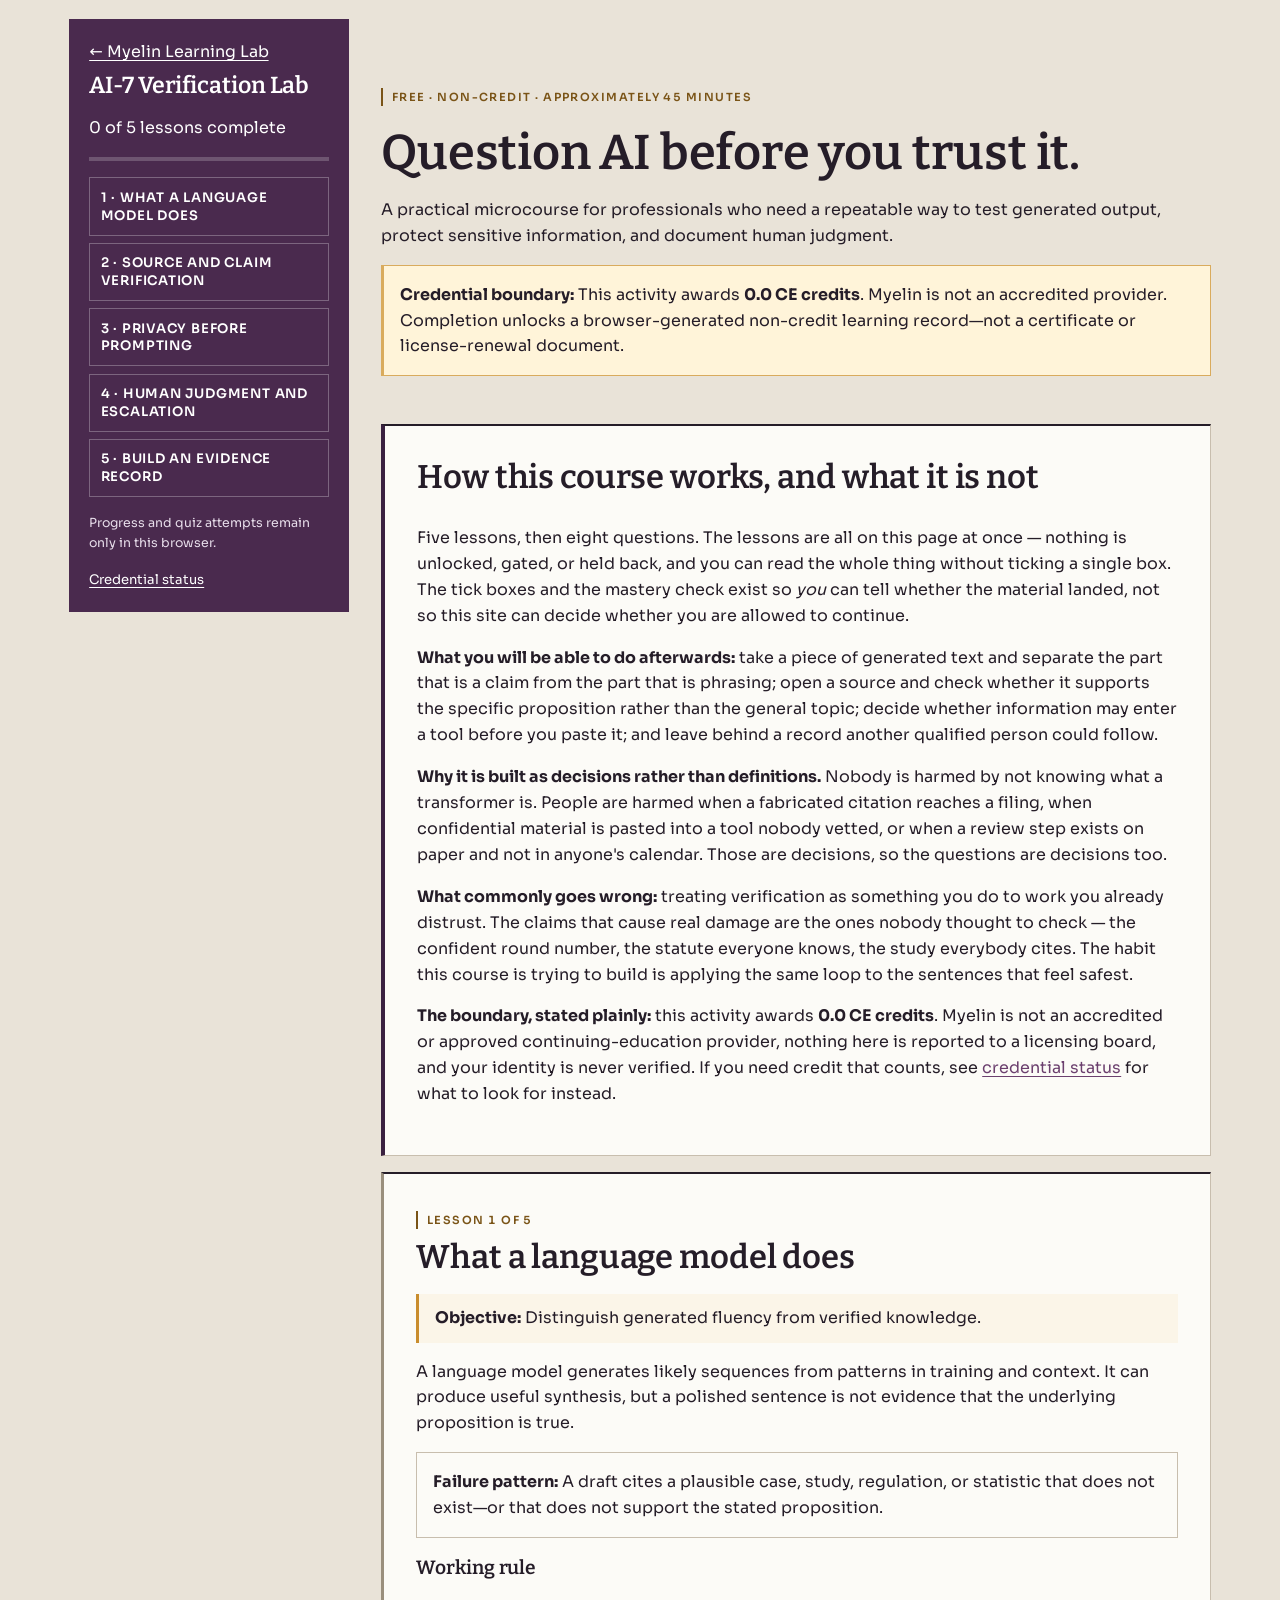
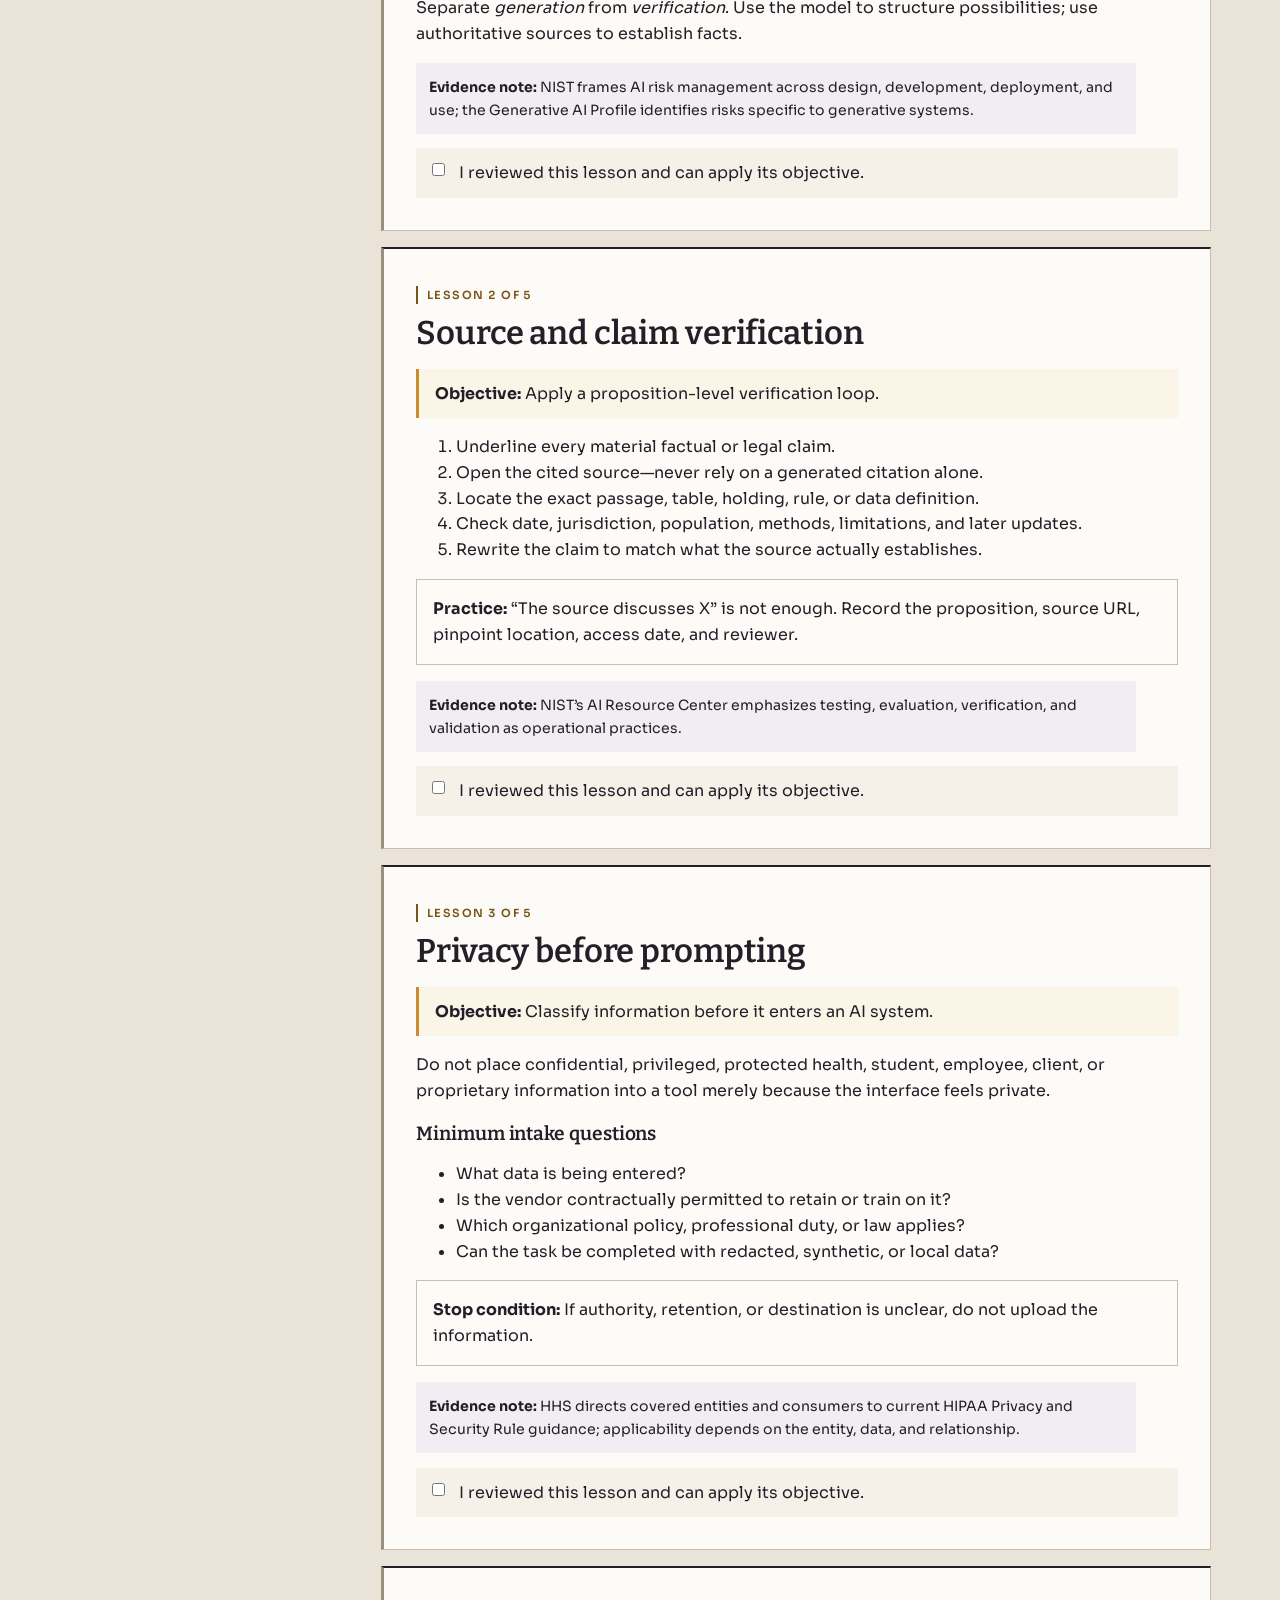
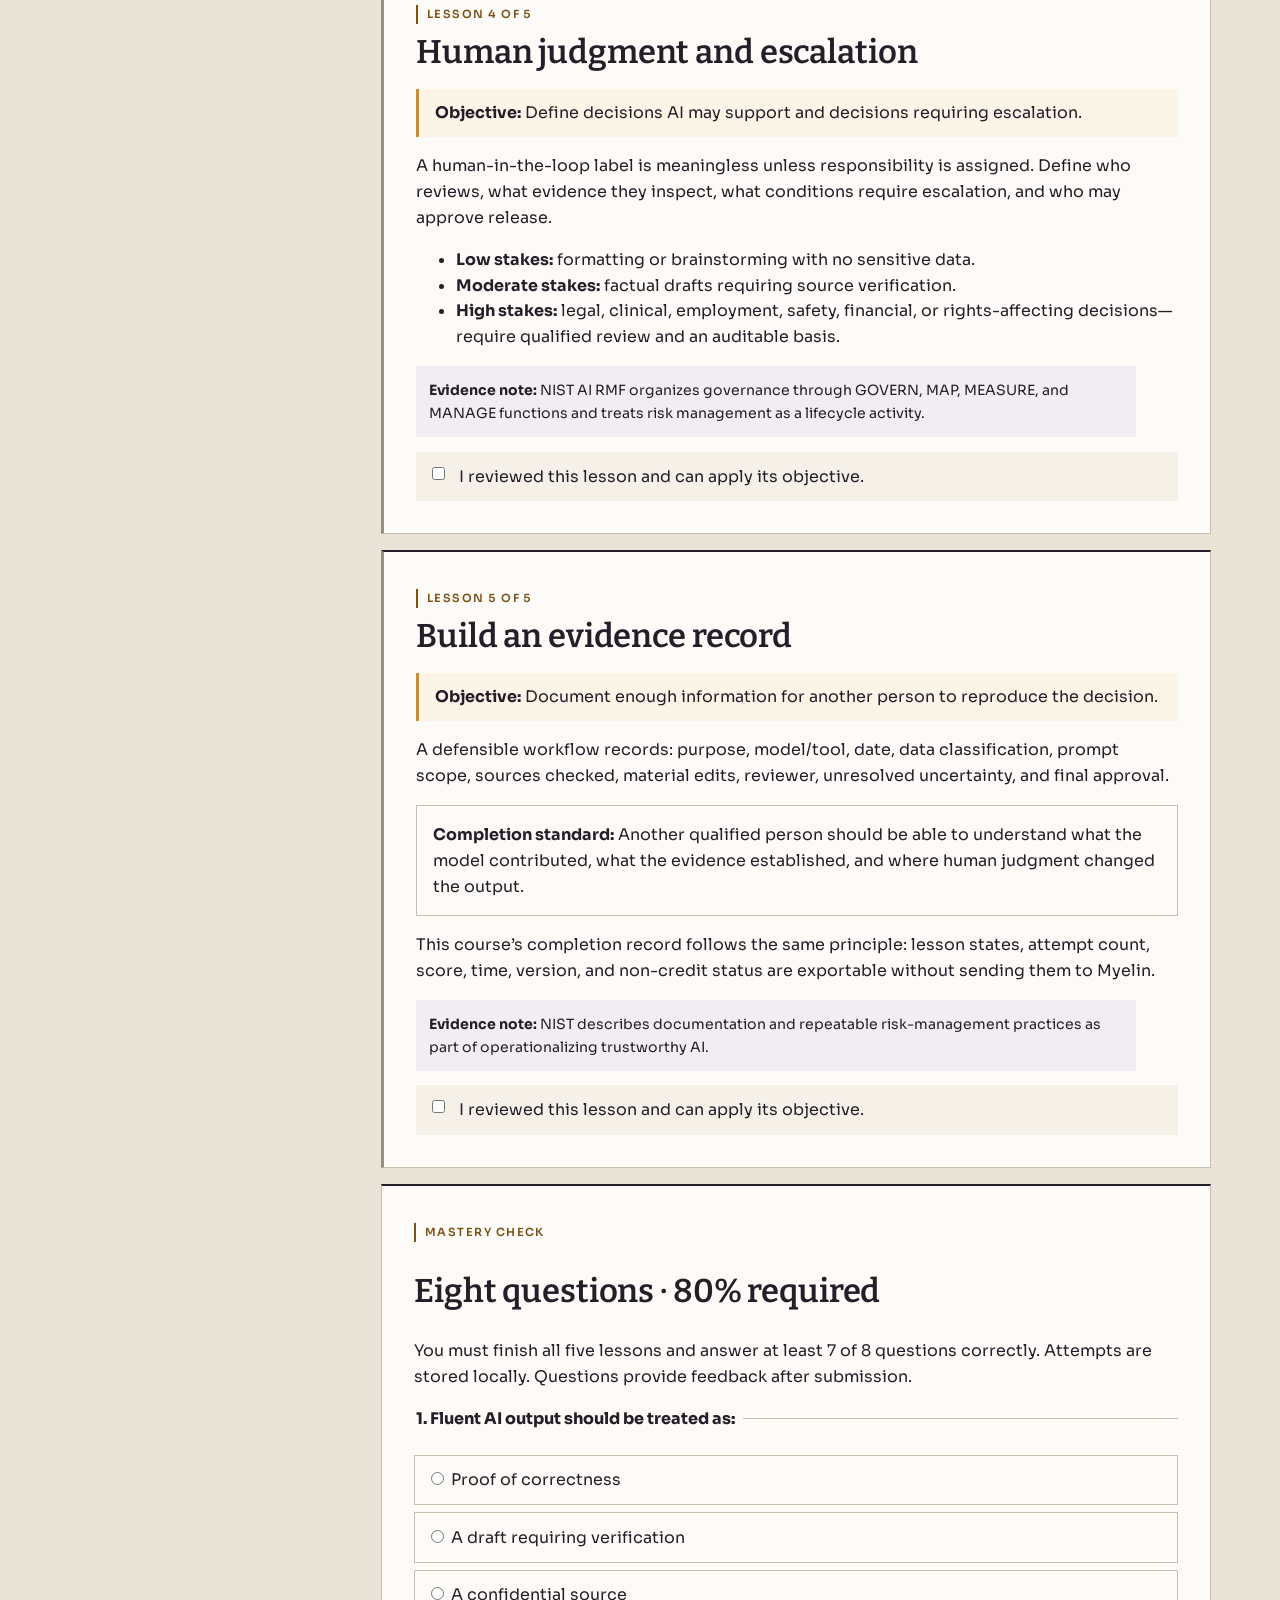
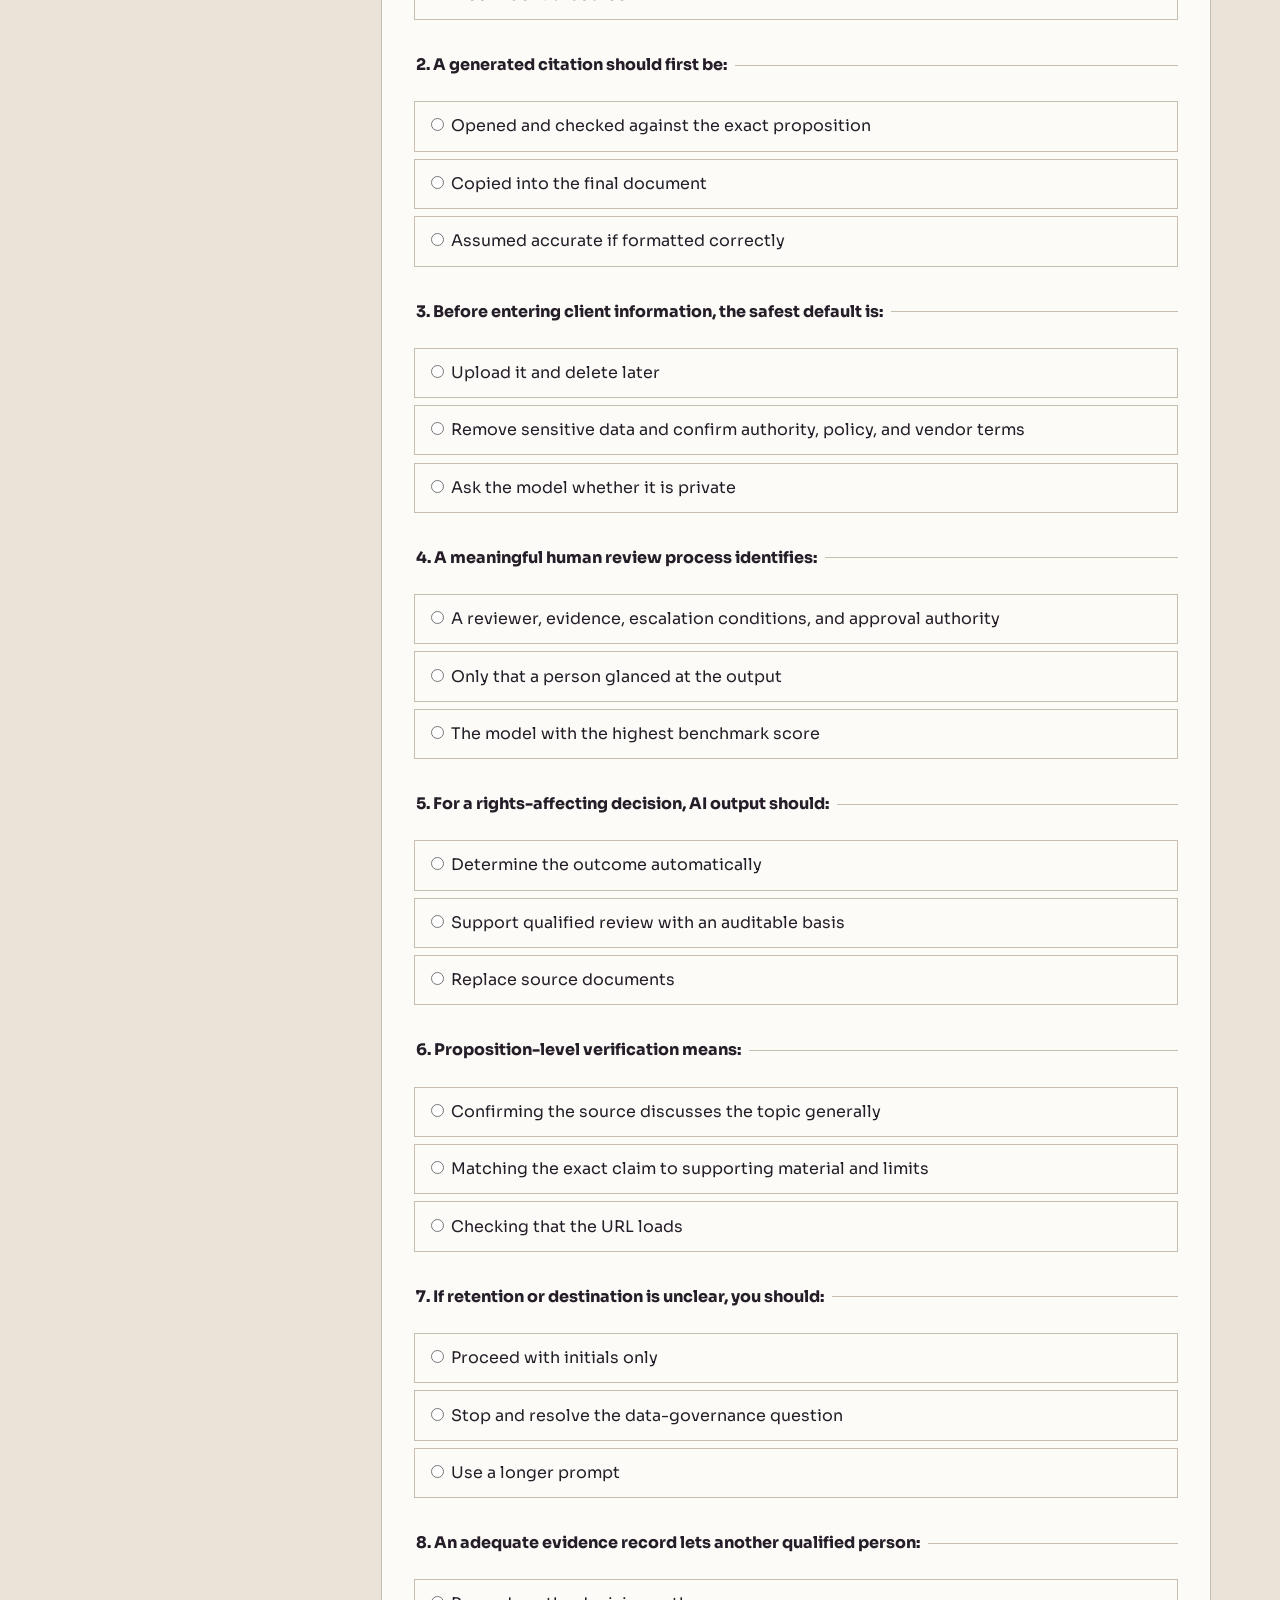
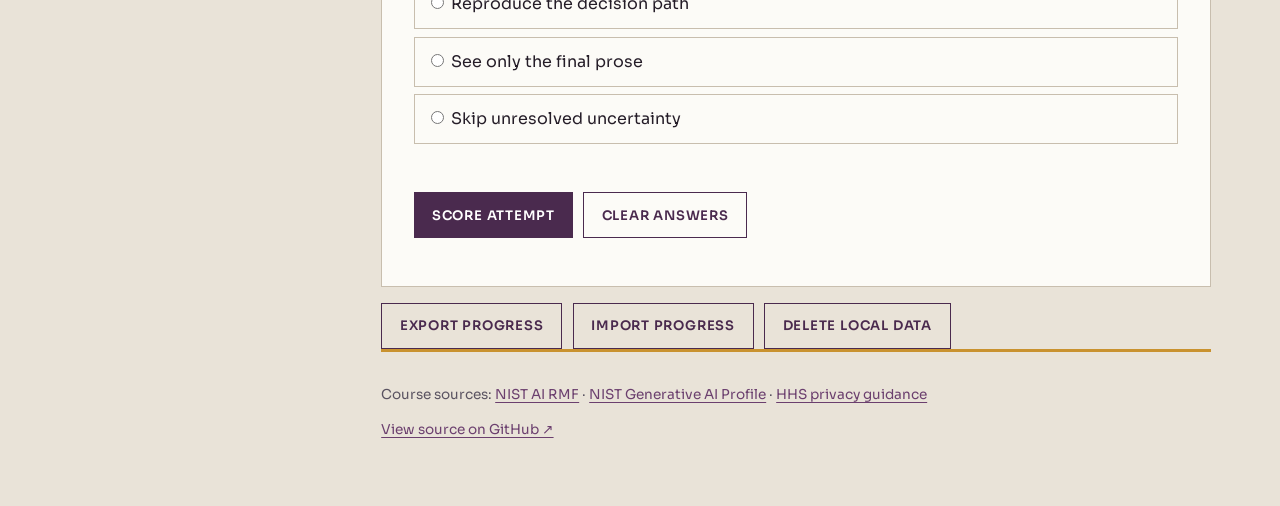
<file: course.html>
<!doctype html><html lang="en"><head><meta charset="utf-8"><meta name="viewport" content="width=device-width,initial-scale=1"><title>AI-7 · Responsible AI Verification Lab | Myelin</title><meta name="description" content="A free, non-credit, browser-local microcourse on verifying generative AI in professional work."><link rel="canonical" href="https://myelin-ce.vercel.app/course"><style>
:root{--plum:#4a2a4e;--plum2:#6b3f6e;--gold:#c98d2e;--gold-text:#7A5417;--cream:#E9E3D8;--paper:#FCFBF7;--ink:#281f2b;--muted:#5A5361;--line:#C8BEAE;--green:#1D5239;--red:#8A3122}*{box-sizing:border-box}html{scroll-behavior:smooth}body{margin:0;background:var(--cream);color:var(--ink);font:16px/1.62 'Sora',system-ui,-apple-system,'Segoe UI',sans-serif}a{color:var(--plum2);text-underline-offset:3px}button{font:inherit}.shell{display:grid;grid-template-columns:280px minmax(0,850px);gap:2rem;max-width:1180px;margin:auto;padding:1.2rem}.side{position:sticky;top:1rem;align-self:start;background:var(--plum);color:white;border-radius:0;padding:1.25rem}.side a{color:white}.side h2{font:600 1.45rem 'Bitter',ui-serif,serif}.meter{height:10px;background:rgba(255,255,255,.2);border-radius:0;overflow:hidden}.meter i{display:block;width:0;height:100%;background:var(--gold);transition:width .25s}.lesson-nav{display:grid;gap:.45rem;margin:1rem 0}.lesson-nav button{border:1px solid rgba(255,255,255,.2);background:transparent;color:white;text-align:left;padding:.65rem;border-radius:0;cursor:pointer}.lesson-nav button.active{background:white;color:var(--plum)}.lesson-nav button.done::after{content:' ✓';color:#aee2c2}.main{min-width:0}.hero{padding:2rem 0}.eyebrow{text-transform:uppercase;letter-spacing:.13em;font-size:.72rem;font-weight:800;color:var(--gold-text)}h1,h2,h3{font-family:'Bitter',ui-serif,serif;line-height:1.15}h1{font-size:clamp(2.6rem,7vw,5rem);margin:.15em 0}.notice{background:#fff4d9;border:1px solid #d9ab5d;border-radius:0;padding:1rem}.lesson,.quiz,.record{background:var(--paper);border:1px solid var(--line);border-radius:0;padding:clamp(1.2rem,4vw,2rem);margin:1rem 0}.lesson[hidden]{display:none}.objective{border-left:4px solid var(--gold);padding:.7rem 1rem;background:#fbf5e8}.source{background:#f2edf3;border-radius:0;padding:.8rem;font-size:.88rem}.scenario{border:1px solid var(--line);border-radius:0;padding:1rem;margin:1rem 0}.check{display:flex;gap:.7rem;align-items:flex-start;background:#f5f1e9;padding:.75rem;border-radius:0}.actions{display:flex;gap:.65rem;flex-wrap:wrap;margin-top:1rem}.btn{border:0;border-radius:0;background:var(--plum);color:white;padding:.7rem 1.1rem;font-weight:750;cursor:pointer}.btn.secondary{background:transparent;color:var(--plum);border:1px solid var(--plum)}fieldset{border:0;border-top:1px solid var(--line);padding:1rem 0;margin:0}fieldset legend{font-weight:750;padding-right:.5rem}label.answer{display:block;border:1px solid var(--line);border-radius:0;padding:.7rem;margin:.45rem 0;cursor:pointer}.feedback{font-size:.88rem;margin:.4rem 0 1rem;color:var(--muted)}.feedback.correct{color:var(--green)}.feedback.incorrect{color:var(--red)}.record{display:none;border:2px solid var(--plum)}.record.show{display:block}.record-grid{display:grid;grid-template-columns:repeat(auto-fit,minmax(180px,1fr));gap:.8rem}.datum{background:#f4edf4;border-radius:0;padding:.8rem}.datum strong{display:block}.status{font-weight:800;color:var(--green)}footer{padding:2rem 0;color:var(--muted);font-size:.85rem}@media(max-width:800px){.shell{grid-template-columns:1fr}.side{position:static}.lesson-nav{grid-template-columns:repeat(2,1fr)}}@media print{.side,.actions,.quiz,.notice,footer{display:none!important}.lesson{break-inside:avoid}.shell{display:block}.record{display:block!important;border:2px solid #000}.main{max-width:none}.hero{padding:0}body{background:white}}
.side-h{font:600 1.45rem 'Bitter',ui-serif,serif;margin:.4rem 0}.lesson-nav a{display:block;border:1px solid rgba(255,255,255,.28);background:transparent;color:white;text-align:left;padding:.65rem;border-radius:0;text-decoration:none;font-size:.9rem;line-height:1.35}.lesson-nav a:hover{background:rgba(255,255,255,.12)}.lesson-nav a.done::after{content:' \2713';color:#aee2c2}.lesson{scroll-margin-top:1rem}.lesson h2{font-size:clamp(1.4rem,3.4vw,2rem);margin:.2em 0 .5em}.lesson h3{font-size:1.02rem;margin:1.2rem 0 .3rem}.lesson p,.lesson li{max-width:72ch}.read-guide{background:var(--paper);border:1px solid var(--line);border-left:5px solid var(--plum);border-radius:0;padding:clamp(1.2rem,4vw,2rem);margin:1rem 0}.read-guide h2{margin-top:0;font-size:clamp(1.4rem,3.4vw,2rem)}.read-guide p{max-width:72ch}a:focus-visible,button:focus-visible,input:focus-visible,label.answer:focus-within{outline:3px solid var(--plum);outline-offset:2px}.side a:focus-visible,.lesson-nav a:focus-visible{outline:3px solid #f7d9a0;outline-offset:2px}.btn{min-height:44px}.lesson,.read-guide,.quiz{overflow-wrap:anywhere}</style><meta property="og:type" content="website"><meta property="og:title" content="AI-7"><meta property="og:description" content="A free, non-credit, browser-local microcourse on verifying generative AI in professional work."><meta property="og:url" content="https://myelin-ce.vercel.app/course"><meta property="og:image" content="https://myelin-ce.vercel.app/og.png"><meta property="og:image:width" content="1200"><meta property="og:image:height" content="630"><meta name="twitter:card" content="summary_large_image"><meta name="twitter:image" content="https://myelin-ce.vercel.app/og.png"><link rel="icon" type="image/png" href="/icon-myelin-192.png"><link rel="apple-touch-icon" href="/icon-myelin-180.png"><link rel="preconnect" href="https://fonts.googleapis.com"><link rel="preconnect" href="https://fonts.gstatic.com" crossorigin><link rel="stylesheet" href="https://fonts.googleapis.com/css2?family=Bitter:ital,wght@0,400;0,500;0,600;0,700;1,400&family=Sora:wght@400;500;600;700&display=swap"><link rel="stylesheet" href="/manual.css"></head><body><div class="shell"><aside class="side"><a href="/">← Myelin Learning Lab</a><p class="side-h">AI-7 Verification Lab</p><p id="progressText">0 of 5 lessons complete</p><div class="meter" aria-hidden="true"><i id="bar"></i></div><nav class="lesson-nav" aria-label="Course lessons" id="lessonNav"><a href="#lesson0" data-go="0">1 · What a language model does</a><a href="#lesson1" data-go="1">2 · Source and claim verification</a><a href="#lesson2" data-go="2">3 · Privacy before prompting</a><a href="#lesson3" data-go="3">4 · Human judgment and escalation</a><a href="#lesson4" data-go="4">5 · Build an evidence record</a></nav><p style="font-size:.78rem;color:#e7ddea">Progress and quiz attempts remain only in this browser.</p><a href="/status" style="font-size:.82rem">Credential status</a></aside><main class="main"><header class="hero"><div class="eyebrow">Free · non-credit · approximately 45 minutes</div><h1>Question AI before you trust it.</h1><p>A practical microcourse for professionals who need a repeatable way to test generated output, protect sensitive information, and document human judgment.</p><div class="notice"><strong>Credential boundary:</strong> This activity awards <strong>0.0 CE credits</strong>. Myelin is not an accredited provider. Completion unlocks a browser-generated non-credit learning record—not a certificate or license-renewal document.</div></header><section class="read-guide" aria-labelledby="howto">
  <h2 id="howto">How this course works, and what it is not</h2>
  <p>Five lessons, then eight questions. The lessons are all on this page at once — nothing is unlocked, gated, or held back, and you can read the whole thing without ticking a single box. The tick boxes and the mastery check exist so <em>you</em> can tell whether the material landed, not so this site can decide whether you are allowed to continue.</p>
  <p><strong>What you will be able to do afterwards:</strong> take a piece of generated text and separate the part that is a claim from the part that is phrasing; open a source and check whether it supports the specific proposition rather than the general topic; decide whether information may enter a tool before you paste it; and leave behind a record another qualified person could follow.</p>
  <p><strong>Why it is built as decisions rather than definitions.</strong> Nobody is harmed by not knowing what a transformer is. People are harmed when a fabricated citation reaches a filing, when confidential material is pasted into a tool nobody vetted, or when a review step exists on paper and not in anyone's calendar. Those are decisions, so the questions are decisions too.</p>
  <p><strong>What commonly goes wrong:</strong> treating verification as something you do to work you already distrust. The claims that cause real damage are the ones nobody thought to check — the confident round number, the statute everyone knows, the study everybody cites. The habit this course is trying to build is applying the same loop to the sentences that feel safest.</p>
  <p><strong>The boundary, stated plainly:</strong> this activity awards <strong>0.0 CE credits</strong>. Myelin is not an accredited or approved continuing-education provider, nothing here is reported to a licensing board, and your identity is never verified. If you need credit that counts, see <a href="/status">credential status</a> for what to look for instead.</p>
</section>
<section id="lessons">
  <article class="lesson" id="lesson0">
    <div class="eyebrow">Lesson 1 of 5</div>
    <h2>What a language model does</h2>
    <p class="objective"><strong>Objective:</strong> Distinguish generated fluency from verified knowledge.</p>
    <p>A language model generates likely sequences from patterns in training and context. It can produce useful synthesis, but a polished sentence is not evidence that the underlying proposition is true.</p><div class="scenario"><strong>Failure pattern:</strong> A draft cites a plausible case, study, regulation, or statistic that does not exist—or that does not support the stated proposition.</div><h3>Working rule</h3><p>Separate <em>generation</em> from <em>verification</em>. Use the model to structure possibilities; use authoritative sources to establish facts.</p>
    <p class="source"><strong>Evidence note:</strong> NIST frames AI risk management across design, development, deployment, and use; the Generative AI Profile identifies risks specific to generative systems.</p>
    <div class="check" hidden data-jsonly><input id="done0" type="checkbox"><label for="done0">I reviewed this lesson and can apply its objective.</label></div>
  </article>
  <article class="lesson" id="lesson1">
    <div class="eyebrow">Lesson 2 of 5</div>
    <h2>Source and claim verification</h2>
    <p class="objective"><strong>Objective:</strong> Apply a proposition-level verification loop.</p>
    <ol><li>Underline every material factual or legal claim.</li><li>Open the cited source—never rely on a generated citation alone.</li><li>Locate the exact passage, table, holding, rule, or data definition.</li><li>Check date, jurisdiction, population, methods, limitations, and later updates.</li><li>Rewrite the claim to match what the source actually establishes.</li></ol><div class="scenario"><strong>Practice:</strong> “The source discusses X” is not enough. Record the proposition, source URL, pinpoint location, access date, and reviewer.</div>
    <p class="source"><strong>Evidence note:</strong> NIST’s AI Resource Center emphasizes testing, evaluation, verification, and validation as operational practices.</p>
    <div class="check" hidden data-jsonly><input id="done1" type="checkbox"><label for="done1">I reviewed this lesson and can apply its objective.</label></div>
  </article>
  <article class="lesson" id="lesson2">
    <div class="eyebrow">Lesson 3 of 5</div>
    <h2>Privacy before prompting</h2>
    <p class="objective"><strong>Objective:</strong> Classify information before it enters an AI system.</p>
    <p>Do not place confidential, privileged, protected health, student, employee, client, or proprietary information into a tool merely because the interface feels private.</p><h3>Minimum intake questions</h3><ul><li>What data is being entered?</li><li>Is the vendor contractually permitted to retain or train on it?</li><li>Which organizational policy, professional duty, or law applies?</li><li>Can the task be completed with redacted, synthetic, or local data?</li></ul><div class="scenario"><strong>Stop condition:</strong> If authority, retention, or destination is unclear, do not upload the information.</div>
    <p class="source"><strong>Evidence note:</strong> HHS directs covered entities and consumers to current HIPAA Privacy and Security Rule guidance; applicability depends on the entity, data, and relationship.</p>
    <div class="check" hidden data-jsonly><input id="done2" type="checkbox"><label for="done2">I reviewed this lesson and can apply its objective.</label></div>
  </article>
  <article class="lesson" id="lesson3">
    <div class="eyebrow">Lesson 4 of 5</div>
    <h2>Human judgment and escalation</h2>
    <p class="objective"><strong>Objective:</strong> Define decisions AI may support and decisions requiring escalation.</p>
    <p>A human-in-the-loop label is meaningless unless responsibility is assigned. Define who reviews, what evidence they inspect, what conditions require escalation, and who may approve release.</p><ul><li><strong>Low stakes:</strong> formatting or brainstorming with no sensitive data.</li><li><strong>Moderate stakes:</strong> factual drafts requiring source verification.</li><li><strong>High stakes:</strong> legal, clinical, employment, safety, financial, or rights-affecting decisions—require qualified review and an auditable basis.</li></ul>
    <p class="source"><strong>Evidence note:</strong> NIST AI RMF organizes governance through GOVERN, MAP, MEASURE, and MANAGE functions and treats risk management as a lifecycle activity.</p>
    <div class="check" hidden data-jsonly><input id="done3" type="checkbox"><label for="done3">I reviewed this lesson and can apply its objective.</label></div>
  </article>
  <article class="lesson" id="lesson4">
    <div class="eyebrow">Lesson 5 of 5</div>
    <h2>Build an evidence record</h2>
    <p class="objective"><strong>Objective:</strong> Document enough information for another person to reproduce the decision.</p>
    <p>A defensible workflow records: purpose, model/tool, date, data classification, prompt scope, sources checked, material edits, reviewer, unresolved uncertainty, and final approval.</p><div class="scenario"><strong>Completion standard:</strong> Another qualified person should be able to understand what the model contributed, what the evidence established, and where human judgment changed the output.</div><p>This course’s completion record follows the same principle: lesson states, attempt count, score, time, version, and non-credit status are exportable without sending them to Myelin.</p>
    <p class="source"><strong>Evidence note:</strong> NIST describes documentation and repeatable risk-management practices as part of operationalizing trustworthy AI.</p>
    <div class="check" hidden data-jsonly><input id="done4" type="checkbox"><label for="done4">I reviewed this lesson and can apply its objective.</label></div>
  </article>
</section>
<section class="quiz" id="quizSection"><div class="eyebrow">Mastery check</div><h2>Eight questions · 80% required</h2><p>You must finish all five lessons and answer at least 7 of 8 questions correctly. Attempts are stored locally. Questions provide feedback after submission.</p><form id="quiz">
    <fieldset>
      <legend>1. Fluent AI output should be treated as:</legend>
      <label class="answer"><input type="radio" name="q0" value="0" required> <span>Proof of correctness</span></label>
      <label class="answer"><input type="radio" name="q0" value="1" required> <span>A draft requiring verification</span></label>
      <label class="answer"><input type="radio" name="q0" value="2" required> <span>A confidential source</span></label>
      <p class="feedback" id="fb0"></p>
    </fieldset>
    <fieldset>
      <legend>2. A generated citation should first be:</legend>
      <label class="answer"><input type="radio" name="q1" value="0" required> <span>Opened and checked against the exact proposition</span></label>
      <label class="answer"><input type="radio" name="q1" value="1" required> <span>Copied into the final document</span></label>
      <label class="answer"><input type="radio" name="q1" value="2" required> <span>Assumed accurate if formatted correctly</span></label>
      <p class="feedback" id="fb1"></p>
    </fieldset>
    <fieldset>
      <legend>3. Before entering client information, the safest default is:</legend>
      <label class="answer"><input type="radio" name="q2" value="0" required> <span>Upload it and delete later</span></label>
      <label class="answer"><input type="radio" name="q2" value="1" required> <span>Remove sensitive data and confirm authority, policy, and vendor terms</span></label>
      <label class="answer"><input type="radio" name="q2" value="2" required> <span>Ask the model whether it is private</span></label>
      <p class="feedback" id="fb2"></p>
    </fieldset>
    <fieldset>
      <legend>4. A meaningful human review process identifies:</legend>
      <label class="answer"><input type="radio" name="q3" value="0" required> <span>A reviewer, evidence, escalation conditions, and approval authority</span></label>
      <label class="answer"><input type="radio" name="q3" value="1" required> <span>Only that a person glanced at the output</span></label>
      <label class="answer"><input type="radio" name="q3" value="2" required> <span>The model with the highest benchmark score</span></label>
      <p class="feedback" id="fb3"></p>
    </fieldset>
    <fieldset>
      <legend>5. For a rights-affecting decision, AI output should:</legend>
      <label class="answer"><input type="radio" name="q4" value="0" required> <span>Determine the outcome automatically</span></label>
      <label class="answer"><input type="radio" name="q4" value="1" required> <span>Support qualified review with an auditable basis</span></label>
      <label class="answer"><input type="radio" name="q4" value="2" required> <span>Replace source documents</span></label>
      <p class="feedback" id="fb4"></p>
    </fieldset>
    <fieldset>
      <legend>6. Proposition-level verification means:</legend>
      <label class="answer"><input type="radio" name="q5" value="0" required> <span>Confirming the source discusses the topic generally</span></label>
      <label class="answer"><input type="radio" name="q5" value="1" required> <span>Matching the exact claim to supporting material and limits</span></label>
      <label class="answer"><input type="radio" name="q5" value="2" required> <span>Checking that the URL loads</span></label>
      <p class="feedback" id="fb5"></p>
    </fieldset>
    <fieldset>
      <legend>7. If retention or destination is unclear, you should:</legend>
      <label class="answer"><input type="radio" name="q6" value="0" required> <span>Proceed with initials only</span></label>
      <label class="answer"><input type="radio" name="q6" value="1" required> <span>Stop and resolve the data-governance question</span></label>
      <label class="answer"><input type="radio" name="q6" value="2" required> <span>Use a longer prompt</span></label>
      <p class="feedback" id="fb6"></p>
    </fieldset>
    <fieldset>
      <legend>8. An adequate evidence record lets another qualified person:</legend>
      <label class="answer"><input type="radio" name="q7" value="0" required> <span>Reproduce the decision path</span></label>
      <label class="answer"><input type="radio" name="q7" value="1" required> <span>See only the final prose</span></label>
      <label class="answer"><input type="radio" name="q7" value="2" required> <span>Skip unresolved uncertainty</span></label>
      <p class="feedback" id="fb7"></p>
    </fieldset>
  </form><div class="actions" hidden data-jsonly><button class="btn" type="submit" form="quiz">Score attempt</button><button class="btn secondary" type="button" id="resetQuiz">Clear answers</button></div><p id="result" role="status" aria-live="polite"></p></section>
<section id="record" class="record" aria-labelledby="recordTitle"><div class="eyebrow">Browser-generated learning record</div><h2 id="recordTitle">AI-7 completed</h2><div class="record-grid"><div class="datum"><span>Learner</span><strong>Self-attested browser user</strong></div><div class="datum"><span>Completed</span><strong id="recordDate"></strong></div><div class="datum"><span>Mastery</span><strong id="recordScore"></strong></div><div class="datum"><span>Credit awarded</span><strong>0.0</strong></div><div class="datum"><span>Record ID</span><strong id="recordId"></strong></div><div class="datum"><span>Status</span><strong class="status">Non-credit</strong></div></div><p><strong>Not a certificate.</strong> Identity was not verified; no accreditor, licensing board, employer, or institution has approved this activity for credit.</p><div class="actions"><button class="btn" id="printRecord">Print / save record</button><button class="btn secondary" id="exportBtn">Export audit record</button></div></section>
<div class="actions" hidden data-jsonly><button class="btn secondary" id="exportProgress">Export progress</button><label class="btn secondary" for="importFile" style="cursor:pointer">Import progress</label><input id="importFile" type="file" accept="application/json" hidden><button class="btn secondary" id="deleteBtn">Delete local data</button></div><footer>Course sources: <a href="https://www.nist.gov/itl/ai-risk-management-framework" target="_blank" rel="noopener noreferrer">NIST AI RMF</a> · <a href="https://www.nist.gov/publications/artificial-intelligence-risk-management-framework-generative-artificial-intelligence" target="_blank" rel="noopener noreferrer">NIST Generative AI Profile</a> · <a href="https://www.hhs.gov/answers/hipaa/where-can-i-find-information-about-health-information-privacy/index.html" target="_blank" rel="noopener noreferrer">HHS privacy guidance</a><p><a href="https://github.com/rn-collins/myelin-ce" target="_blank" rel="noopener noreferrer">View source on GitHub ↗</a></p></footer></main></div><script>
/* Enhancement only. All five lessons and all eight questions are in the HTML above
   and readable with scripting off. This adds attestation memory, scoring, and the
   browser-local record. Nothing leaves this browser. */
(function(){
  var ANSWERS=[[1,"Fluency is presentation, not evidence."],[0,"Open the source and verify the proposition."],[1,"Authority and data handling must be established before disclosure."],[0,"Named responsibility and evidence make oversight operational."],[1,"High-stakes decisions require qualified judgment and evidence."],[1,"The exact claim must fit the source’s actual support and limitations."],[1,"Unclear authority or data handling is a stop condition."],[0,"Reproducibility requires inputs, sources, review, uncertainty, and approval."]];
  var KEY='myelin-ai7-v2', VERSION='2.1', LESSONS=5;
  var blank={lessons:[false,false,false,false,false],attempts:[],passed:false,completedAt:null,completionScore:null,recordId:null};
  var state=Object.assign({},blank);
  try{ state=Object.assign(state,JSON.parse(localStorage.getItem(KEY)||'{}')); }catch(e){}
  if(!Array.isArray(state.lessons)||state.lessons.length!==LESSONS) state.lessons=blank.lessons.slice();

  var nav=document.getElementById('lessonNav'), progressText=document.getElementById('progressText'),
      bar=document.getElementById('bar'), quiz=document.getElementById('quiz'), result=document.getElementById('result'),
      record=document.getElementById('record'), recordDate=document.getElementById('recordDate'),
      recordScore=document.getElementById('recordScore'), recordId=document.getElementById('recordId'),
      resetQuiz=document.getElementById('resetQuiz'), printRecord=document.getElementById('printRecord'),
      exportBtn=document.getElementById('exportBtn'), exportProgress=document.getElementById('exportProgress'),
      importFile=document.getElementById('importFile'), deleteBtn=document.getElementById('deleteBtn');
  var boxes=[]; for(var i=0;i<LESSONS;i++) boxes.push(document.getElementById('done'+i));
  /* Controls below do nothing without scripting, so they ship hidden and are revealed here. */
  [].forEach.call(document.querySelectorAll('[data-jsonly]'),function(el){ el.hidden=false; });


  function finalize(){
    var lastPassing=null;
    for(var i=state.attempts.length-1;i>=0;i--){ if(state.attempts[i]&&state.attempts[i].passed){ lastPassing=state.attempts[i]; break; } }
    if(lastPassing&&state.lessons.every(Boolean)&&!state.passed){
      state.passed=true; state.completedAt=new Date().toISOString(); state.completionScore=lastPassing.score;
      state.recordId='MY-AI7-'+(crypto.randomUUID?crypto.randomUUID().slice(0,8):String(Date.now()).slice(-8)).toUpperCase();
    }
  }
  function save(){ finalize(); try{ localStorage.setItem(KEY,JSON.stringify(state)); }catch(e){} render(); }

  function render(){
    boxes.forEach(function(b,i){ if(b) b.checked=!!state.lessons[i]; });
    [].forEach.call(nav.querySelectorAll('a'),function(a,i){ a.classList.toggle('done',!!state.lessons[i]); });
    var n=state.lessons.filter(Boolean).length;
    progressText.textContent=n+' of '+LESSONS+' lessons complete';
    bar.style.width=(n/LESSONS*100)+'%';
    var last=state.attempts[state.attempts.length-1];
    result.textContent=last?('Latest attempt: '+last.score+'/8 · '+(last.passed?'passed':'not yet passed')+' · '+state.attempts.length+' attempt(s)'):'';
    record.classList.toggle('show',state.passed&&n===LESSONS);
    if(state.passed){
      recordDate.textContent=new Date(state.completedAt).toLocaleString();
      var cs=(state.completionScore!=null)?state.completionScore:(last?last.score:0);
      recordScore.textContent=cs+'/8 ('+Math.round(cs/8*100)+'%)';
      recordId.textContent=state.recordId;
    }
  }
  boxes.forEach(function(b,i){ if(b) b.addEventListener('change',function(){ state.lessons[i]=b.checked; save(); }); });

  quiz.addEventListener('submit',function(e){
    e.preventDefault();
    var f=new FormData(quiz), score=0;
    ANSWERS.forEach(function(a,i){
      var v=Number(f.get('q'+i)), ok=v===a[0];
      if(ok) score++;
      var el=document.getElementById('fb'+i);
      el.className='feedback '+(ok?'correct':'incorrect');
      el.textContent=(ok?'Correct. ':'Review: ')+a[1];
    });
    var passed=score>=7;
    state.attempts.push({score:score,passed:passed,at:new Date().toISOString()});
    save();
    if(passed&&!state.lessons.every(Boolean)){
      result.textContent='Mastery passed. Complete all five lesson attestations to unlock the record.';
    }
  });
  resetQuiz.addEventListener('click',function(){
    quiz.reset();
    [].forEach.call(document.querySelectorAll('.feedback'),function(x){ x.textContent=''; x.className='feedback'; });
  });
  printRecord.addEventListener('click',function(){ window.print(); });

  function download(data,name){
    var a=document.createElement('a');
    a.href=URL.createObjectURL(new Blob([JSON.stringify(data,null,2)],{type:'application/json'}));
    a.download=name; a.click(); setTimeout(function(){ URL.revokeObjectURL(a.href); },0);
  }
  exportBtn.addEventListener('click',function(){ download(Object.assign({schema:'myelin-learning-record',version:VERSION,course:'AI-7',credit:0,credential:'non-credit record'},state),'myelin-ai7-learning-record.json'); });
  exportProgress.addEventListener('click',function(){ download(Object.assign({schema:'myelin-progress',version:VERSION},state),'myelin-ai7-progress.json'); });
  importFile.addEventListener('change',function(e){
    var file=e.target.files[0]; if(!file) return;
    file.text().then(function(t){
      var x=JSON.parse(t);
      if(x.schema!=='myelin-progress'||!Array.isArray(x.lessons)||x.lessons.length!==LESSONS) throw new Error('bad file');
      state=Object.assign(state,x); save(); alert('Progress imported.');
    }).catch(function(){ alert('This is not a valid Myelin AI-7 progress file.'); })
      .then(function(){ e.target.value=''; });
  });
  deleteBtn.addEventListener('click',function(){
    if(!confirm('Delete all AI-7 progress and attempts from this browser?')) return;
    try{ localStorage.removeItem(KEY); }catch(e){}
    state=Object.assign({},blank); state.lessons=blank.lessons.slice();
    quiz.reset(); render();
  });
  render();
})();
</script></body></html>
</file>
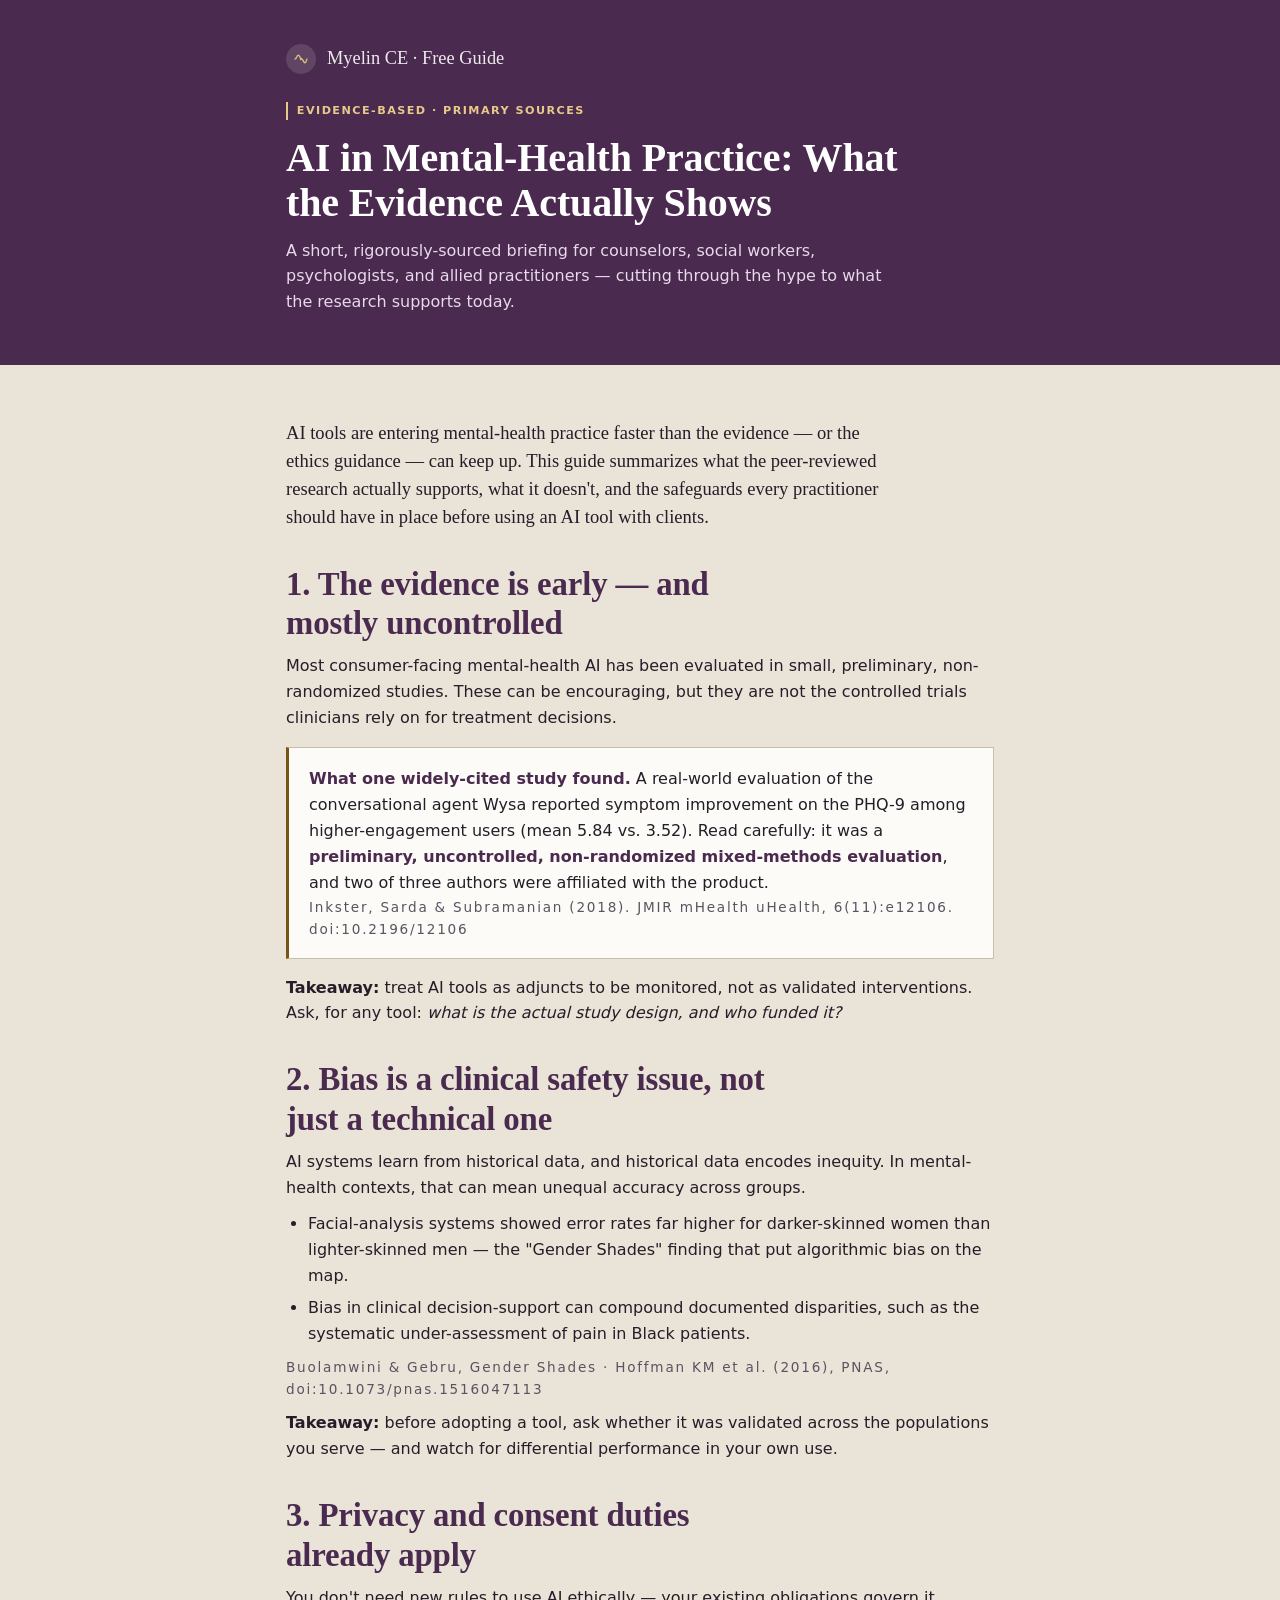
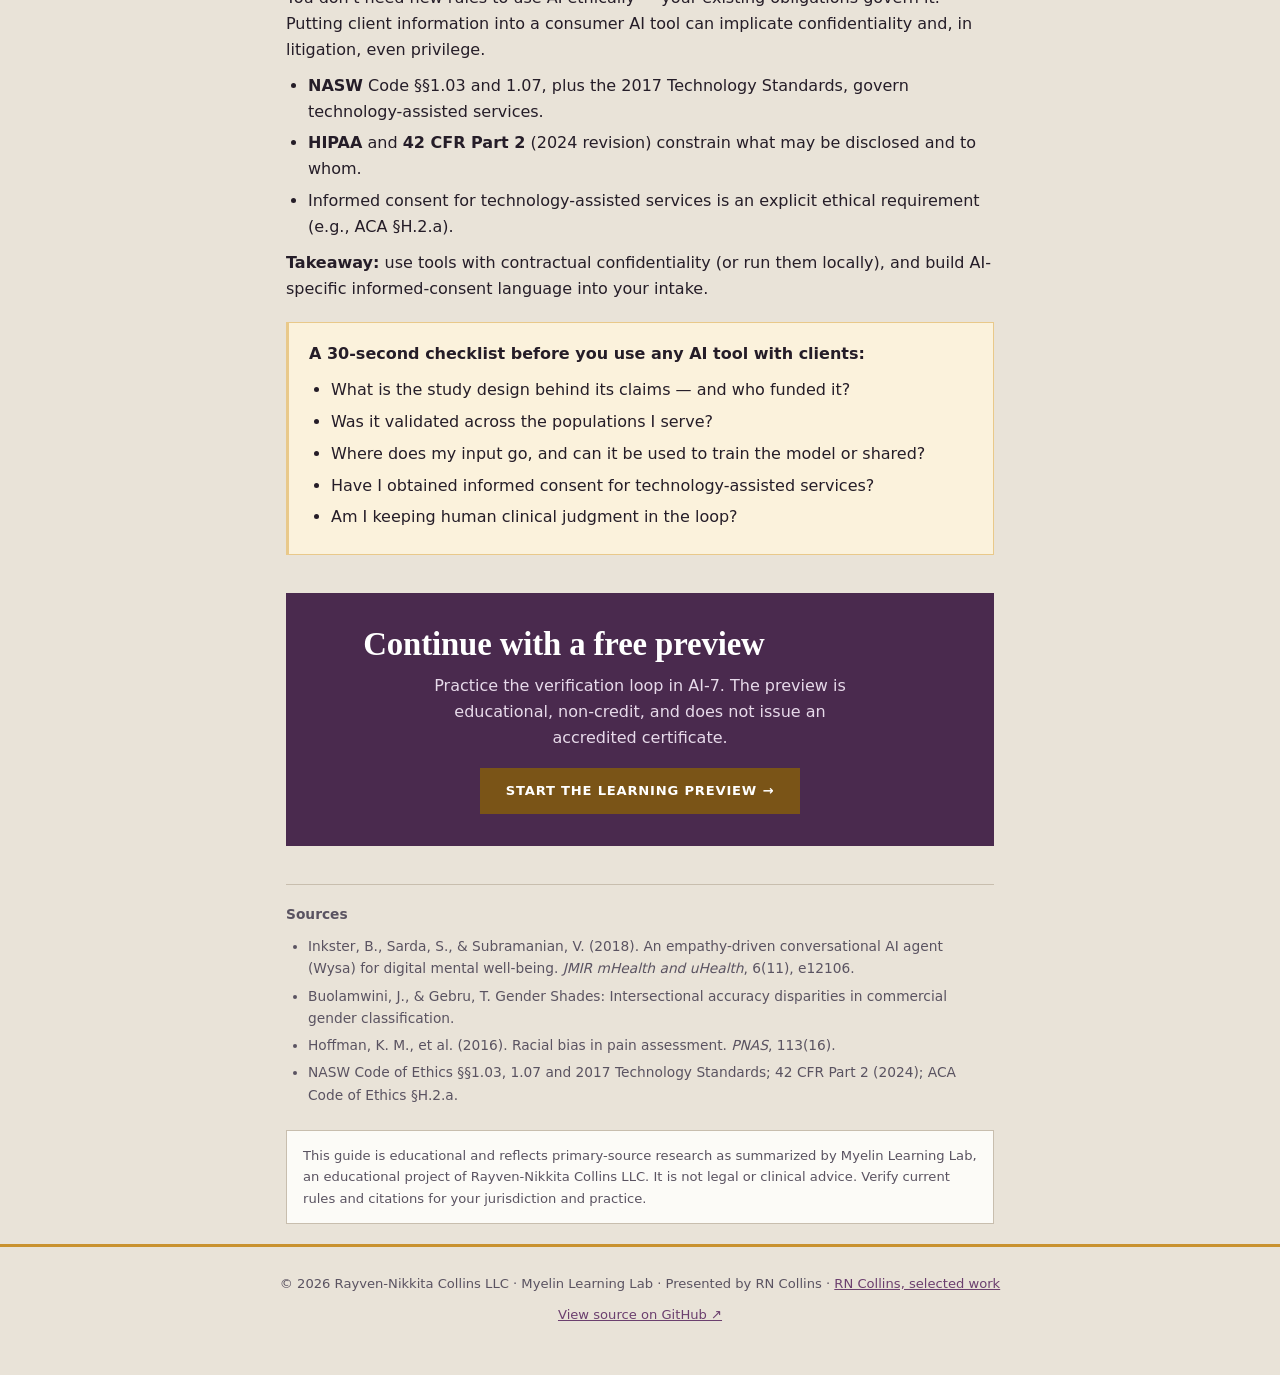
<file: free-guide.html>
<!DOCTYPE html>
<html lang="en">
<head>
<meta charset="UTF-8">
<meta name="viewport" content="width=device-width, initial-scale=1.0">
<title>Free Guide — AI in Mental-Health Practice: What the Evidence Actually Shows · Myelin Learning Lab</title>


<link rel="preconnect" href="https://fonts.googleapis.com"><link rel="preconnect" href="https://fonts.gstatic.com" crossorigin>
<style>
:root{--cream:#E9E3D8;--paper:#FCFBF7;--plum:#4A2A4E;--plum2:#6B3F6E;--amber:#7A5417;--amber-soft:#E9C98A;--ink:#2A2431;--muted:#5A5361;--line:#C8BEAE}
*{box-sizing:border-box;margin:0;padding:0}
body{font-family:'Sora',system-ui,-apple-system,'Segoe UI',sans-serif;color:var(--ink);background:var(--cream);line-height:1.62;-webkit-font-smoothing:antialiased}
h1,h2,h3{font-family:'Bitter',ui-serif,serif;font-weight:500;line-height:1.18;letter-spacing:-.01em}
.wrap{max-width:760px;margin:0 auto;padding:0 26px}
a{color:var(--plum2)}
.eyebrow{font-size:.72rem;letter-spacing:.18em;text-transform:uppercase;color:var(--amber);font-weight:600}
header{background:var(--plum);color:#fff;padding:44px 0 40px}
header .brand{display:flex;align-items:center;gap:11px;font-family:'Bitter',ui-serif,serif;font-size:1.15rem;color:#fff;opacity:.9;margin-bottom:22px}
header .mark{width:30px;height:30px;border-radius:50%;background:rgba(255,255,255,.14);display:grid;place-items:center}
header .mark svg{width:18px;height:18px}
header h1{font-size:clamp(1.8rem,4vw,2.5rem);color:#fff;max-width:640px}
header p{color:#E7DAEA;margin-top:12px;max-width:600px}
header .eyebrow{color:var(--amber-soft)}
main{padding:44px 0 20px}
.lead{font-size:1.12rem;color:var(--ink)}
h2{color:var(--plum);font-size:1.4rem;margin:34px 0 10px}
h3{color:var(--plum2);font-size:1.08rem;margin:22px 0 6px}
p{margin:10px 0}
ul{margin:10px 0 10px 22px}
li{margin:6px 0}
.finding{background:var(--paper);border:1px solid var(--line);border-left:3px solid var(--amber);border-radius:0;padding:18px 20px;margin:16px 0}
.finding b{color:var(--plum)}
.cite{font-size:.85rem;color:var(--muted)}
.callout{background:#FBF2DC;border:1px solid var(--amber-soft);border-radius:0;padding:18px 20px;margin:20px 0}
.cta{background:var(--plum);color:#fff;border-radius:0;padding:32px;text-align:center;margin:38px 0}
.cta h2{color:#fff;margin:0 0 8px}
.cta p{color:#E7DAEA;margin:0 auto 18px;max-width:460px}
.btn{display:inline-block;background:var(--amber);color:#2A1E0C;padding:12px 26px;border-radius:0;font-weight:600;text-decoration:none}
.refs{font-size:.86rem;color:var(--muted);border-top:1px solid var(--line);margin-top:34px;padding-top:18px}
.refs li{margin:5px 0}
footer{padding:26px 0 40px;font-size:.82rem;color:var(--muted);text-align:center}
.disclaimer{font-size:.82rem;color:var(--muted);background:var(--paper);border:1px solid var(--line);border-radius:0;padding:14px 16px;margin-top:24px}
</style>
<meta name="description" content="A short, source-linked briefing for counselors, social workers and psychologists on what the peer-reviewed evidence on AI in mental-health practice actually supports."><link rel="canonical" href="https://myelin-ce.vercel.app/free-guide"><meta property="og:type" content="website"><meta property="og:title" content="Free Guide — AI in Mental-Health Practice: What the Evidence Actually Shows"><meta property="og:description" content="A short, source-linked briefing for counselors, social workers and psychologists on what the peer-reviewed evidence on AI in mental-health practice actually supports."><meta property="og:url" content="https://myelin-ce.vercel.app/free-guide"><meta property="og:image" content="https://myelin-ce.vercel.app/og.png"><meta property="og:image:width" content="1200"><meta property="og:image:height" content="630"><meta name="twitter:card" content="summary_large_image"><meta name="twitter:image" content="https://myelin-ce.vercel.app/og.png"><link rel="icon" type="image/png" href="/icon-myelin-192.png"><link rel="apple-touch-icon" href="/icon-myelin-180.png"><link rel="stylesheet" href="/manual.css"></head>
<body>
<header>
  <div class="wrap">
    <div class="brand"><span class="mark"><svg viewBox="0 0 24 24" fill="none"><path d="M4 12c2.2 0 2.2-5 4.4-5S10.6 12 12.8 12s2.2 5 4.4 5 2.2-5 2.8-5" stroke="#E9C98A" stroke-width="1.8" stroke-linecap="round"/><circle cx="12" cy="12" r="1.6" fill="#E9C98A"/></svg></span> Myelin&nbsp;CE · Free Guide</div>
    <span class="eyebrow">Evidence-based · Primary sources</span>
    <h1>AI in Mental-Health Practice: What the Evidence Actually Shows</h1>
    <p>A short, rigorously-sourced briefing for counselors, social workers, psychologists, and allied practitioners — cutting through the hype to what the research supports today.</p>
  </div>
</header>

<main>
<div class="wrap">
  <p class="lead">AI tools are entering mental-health practice faster than the evidence — or the ethics guidance — can keep up. This guide summarizes what the peer-reviewed research actually supports, what it doesn't, and the safeguards every practitioner should have in place before using an AI tool with clients.</p>

  <h2>1. The evidence is early — and mostly uncontrolled</h2>
  <p>Most consumer-facing mental-health AI has been evaluated in small, preliminary, non-randomized studies. These can be encouraging, but they are not the controlled trials clinicians rely on for treatment decisions.</p>
  <div class="finding">
    <b>What one widely-cited study found.</b> A real-world evaluation of the conversational agent Wysa reported symptom improvement on the PHQ-9 among higher-engagement users (mean 5.84 vs. 3.52). Read carefully: it was a <b>preliminary, uncontrolled, non-randomized mixed-methods evaluation</b>, and two of three authors were affiliated with the product.
    <div class="cite">Inkster, Sarda &amp; Subramanian (2018). JMIR mHealth uHealth, 6(11):e12106. doi:10.2196/12106</div>
  </div>
  <p><b>Takeaway:</b> treat AI tools as adjuncts to be monitored, not as validated interventions. Ask, for any tool: <em>what is the actual study design, and who funded it?</em></p>

  <h2>2. Bias is a clinical safety issue, not just a technical one</h2>
  <p>AI systems learn from historical data, and historical data encodes inequity. In mental-health contexts, that can mean unequal accuracy across groups.</p>
  <ul>
    <li>Facial-analysis systems showed error rates far higher for darker-skinned women than lighter-skinned men — the "Gender Shades" finding that put algorithmic bias on the map.</li>
    <li>Bias in clinical decision-support can compound documented disparities, such as the systematic under-assessment of pain in Black patients.</li>
  </ul>
  <p class="cite">Buolamwini &amp; Gebru, Gender Shades · Hoffman KM et al. (2016), PNAS, doi:10.1073/pnas.1516047113</p>
  <p><b>Takeaway:</b> before adopting a tool, ask whether it was validated across the populations you serve — and watch for differential performance in your own use.</p>

  <h2>3. Privacy and consent duties already apply</h2>
  <p>You don't need new rules to use AI ethically — your existing obligations govern it. Putting client information into a consumer AI tool can implicate confidentiality and, in litigation, even privilege.</p>
  <ul>
    <li><b>NASW</b> Code §§1.03 and 1.07, plus the 2017 Technology Standards, govern technology-assisted services.</li>
    <li><b>HIPAA</b> and <b>42 CFR Part 2</b> (2024 revision) constrain what may be disclosed and to whom.</li>
    <li>Informed consent for technology-assisted services is an explicit ethical requirement (e.g., ACA §H.2.a).</li>
  </ul>
  <p><b>Takeaway:</b> use tools with contractual confidentiality (or run them locally), and build AI-specific informed-consent language into your intake.</p>

  <div class="callout">
    <b>A 30-second checklist before you use any AI tool with clients:</b>
    <ul style="margin-bottom:0">
      <li>What is the study design behind its claims — and who funded it?</li>
      <li>Was it validated across the populations I serve?</li>
      <li>Where does my input go, and can it be used to train the model or shared?</li>
      <li>Have I obtained informed consent for technology-assisted services?</li>
      <li>Am I keeping human clinical judgment in the loop?</li>
    </ul>
  </div>

  <div class="cta">
    <h2>Continue with a free preview</h2>
    <p>Practice the verification loop in AI-7. The preview is educational, non-credit, and does not issue an accredited certificate.</p>
    <a class="btn" href="course.html">Start the learning preview →</a>
  </div>

  <div class="refs">
    <strong>Sources</strong>
    <ul>
      <li>Inkster, B., Sarda, S., &amp; Subramanian, V. (2018). An empathy-driven conversational AI agent (Wysa) for digital mental well-being. <em>JMIR mHealth and uHealth</em>, 6(11), e12106.</li>
      <li>Buolamwini, J., &amp; Gebru, T. Gender Shades: Intersectional accuracy disparities in commercial gender classification.</li>
      <li>Hoffman, K. M., et al. (2016). Racial bias in pain assessment. <em>PNAS</em>, 113(16).</li>
      <li>NASW Code of Ethics §§1.03, 1.07 and 2017 Technology Standards; 42 CFR Part 2 (2024); ACA Code of Ethics §H.2.a.</li>
    </ul>
  </div>

  <div class="disclaimer">This guide is educational and reflects primary-source research as summarized by Myelin Learning Lab, an educational project of Rayven-Nikkita Collins LLC. It is not legal or clinical advice. Verify current rules and citations for your jurisdiction and practice.</div>
</div>
</main>

<footer>© 2026 Rayven-Nikkita Collins LLC · Myelin Learning Lab · Presented by RN Collins · <a href="https://rn-selected-work.vercel.app/" target="_blank" rel="noopener">RN Collins, selected work</a><p><a href="https://github.com/rn-collins/myelin-ce" target="_blank" rel="noopener noreferrer">View source on GitHub ↗</a></p></footer>
</body>
</html>
</file>
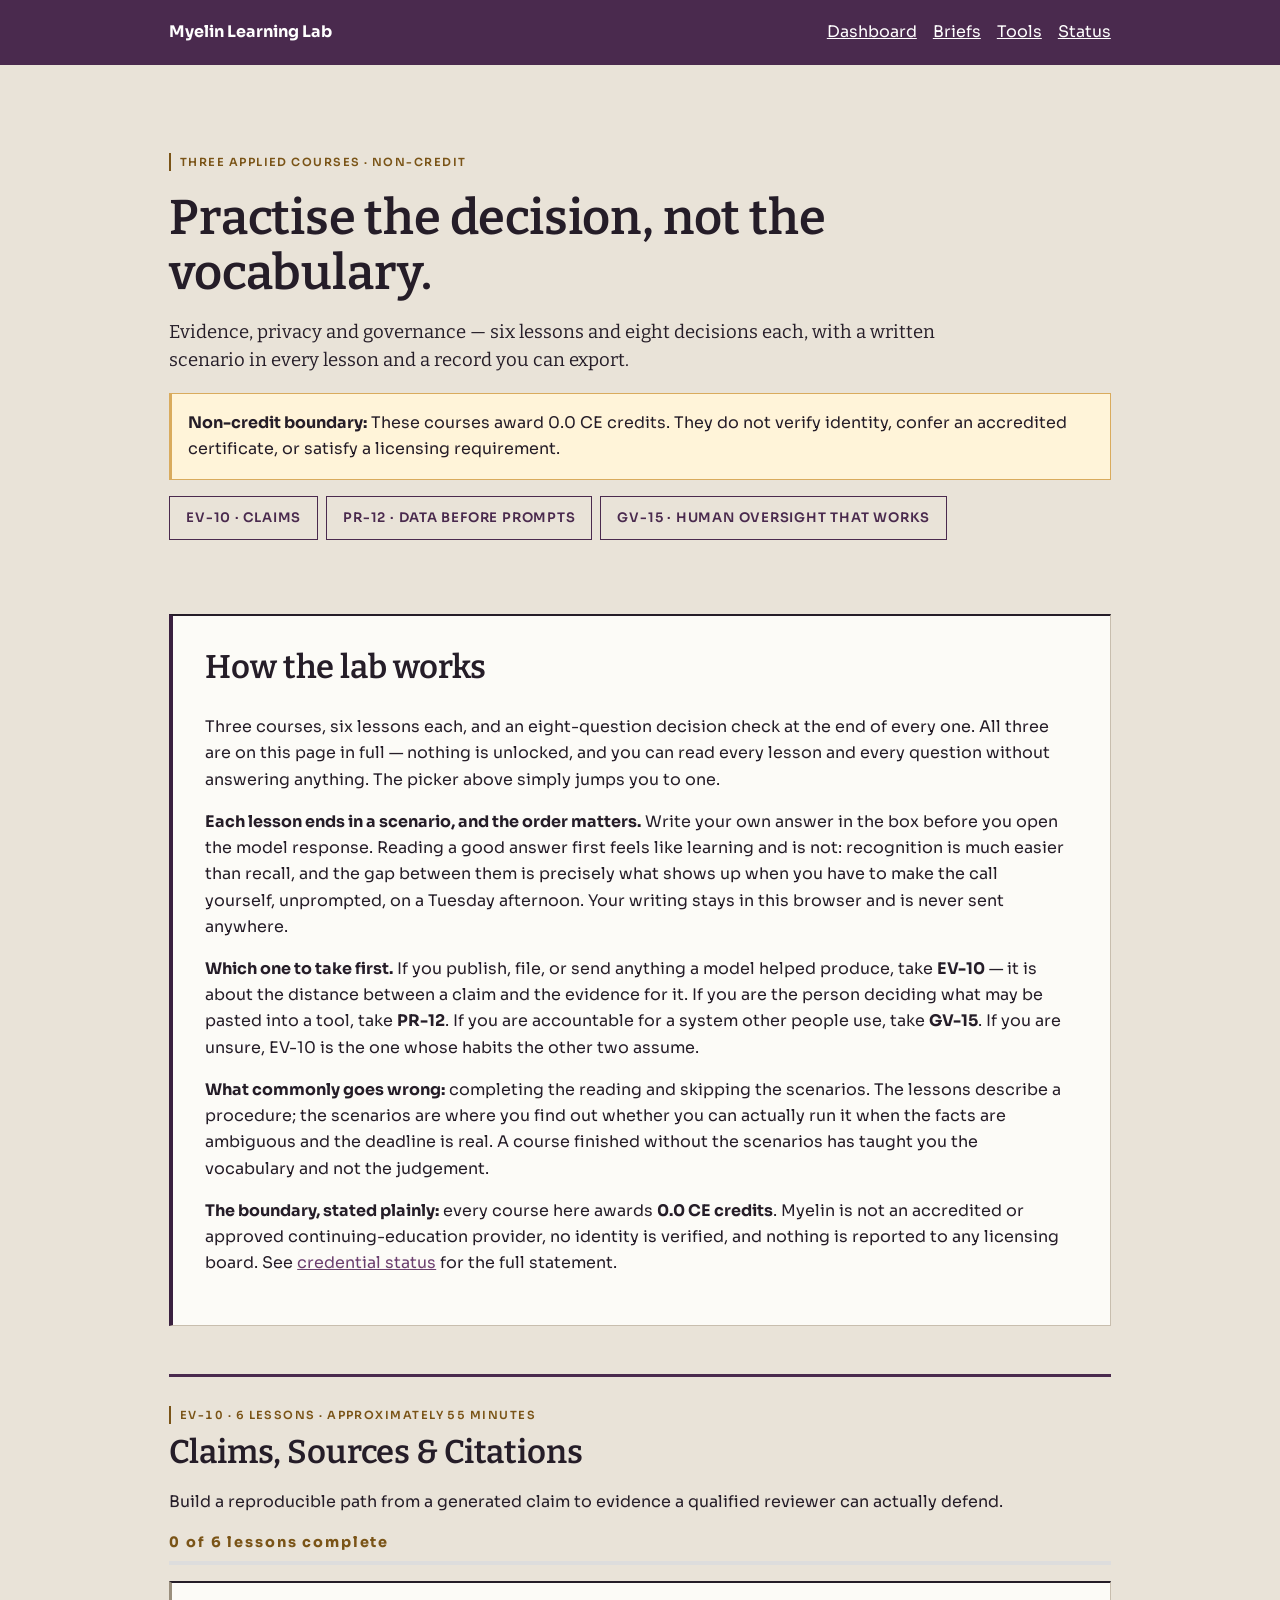
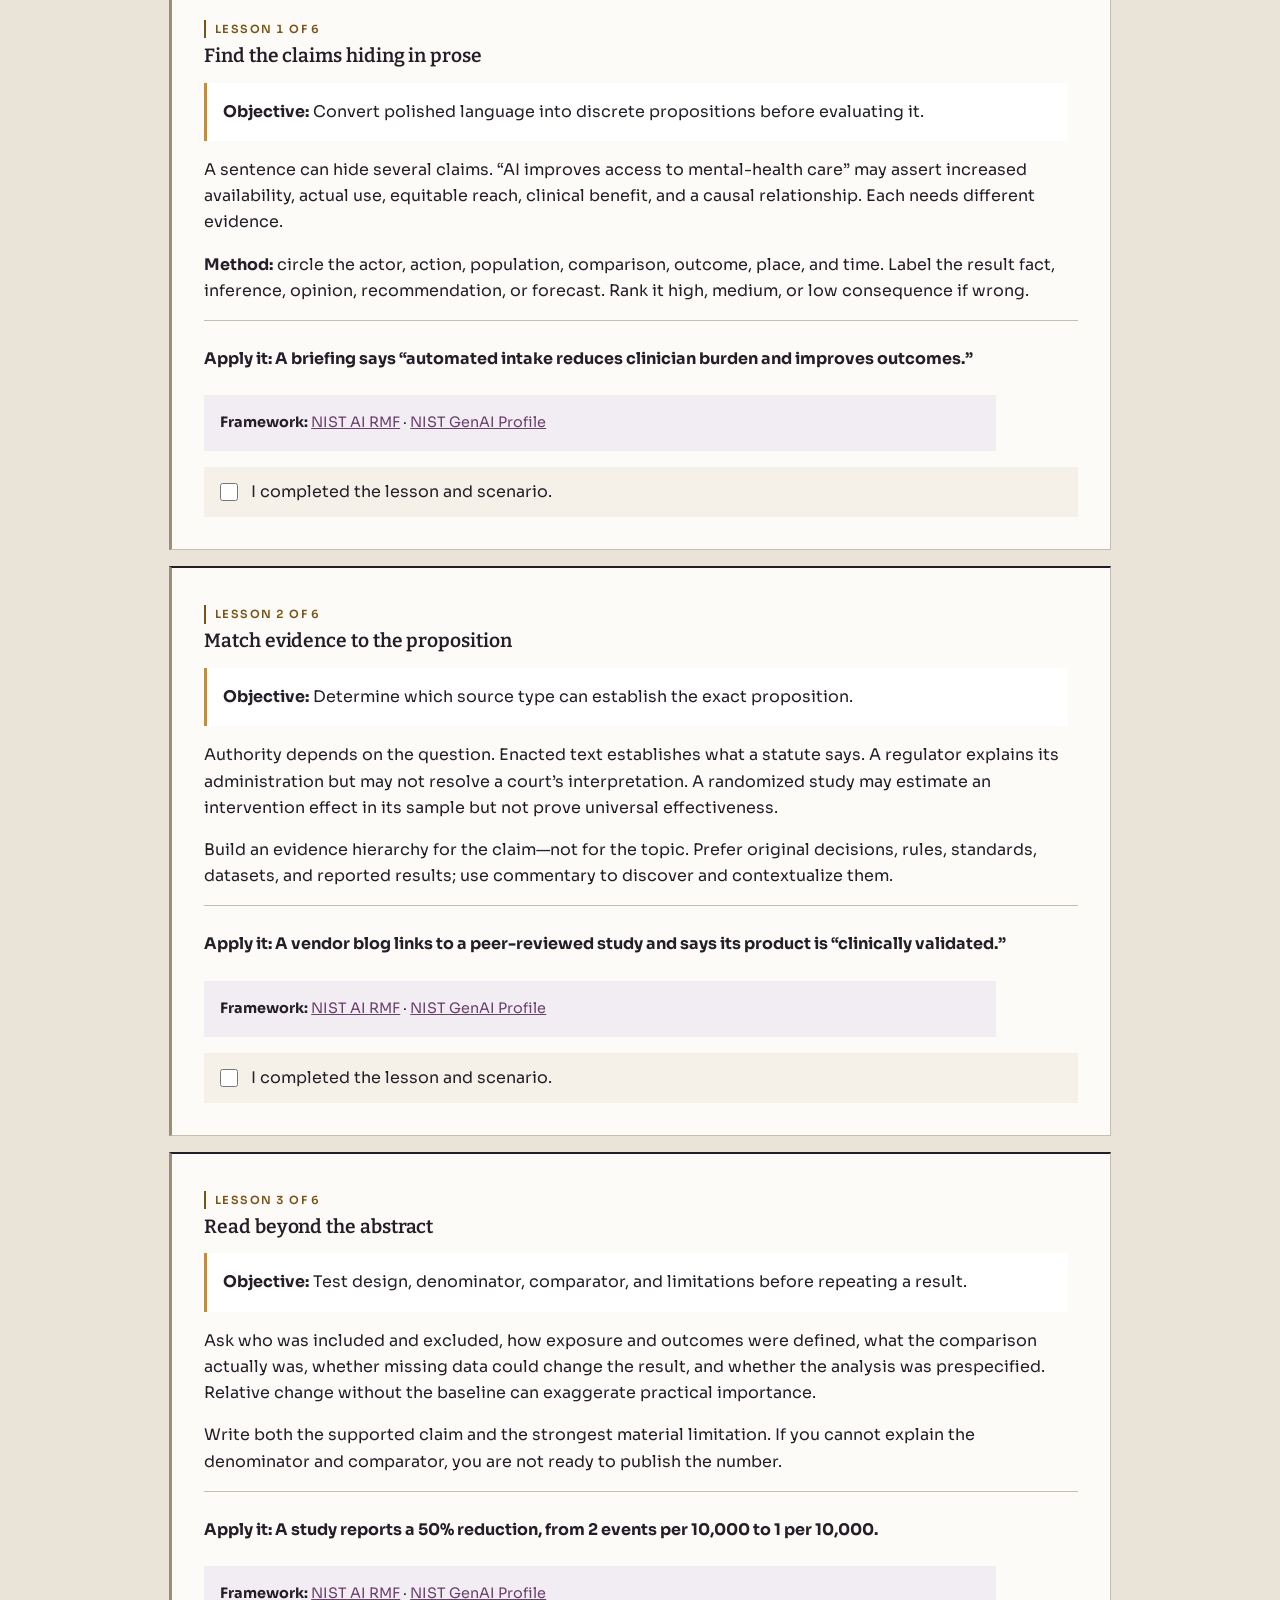
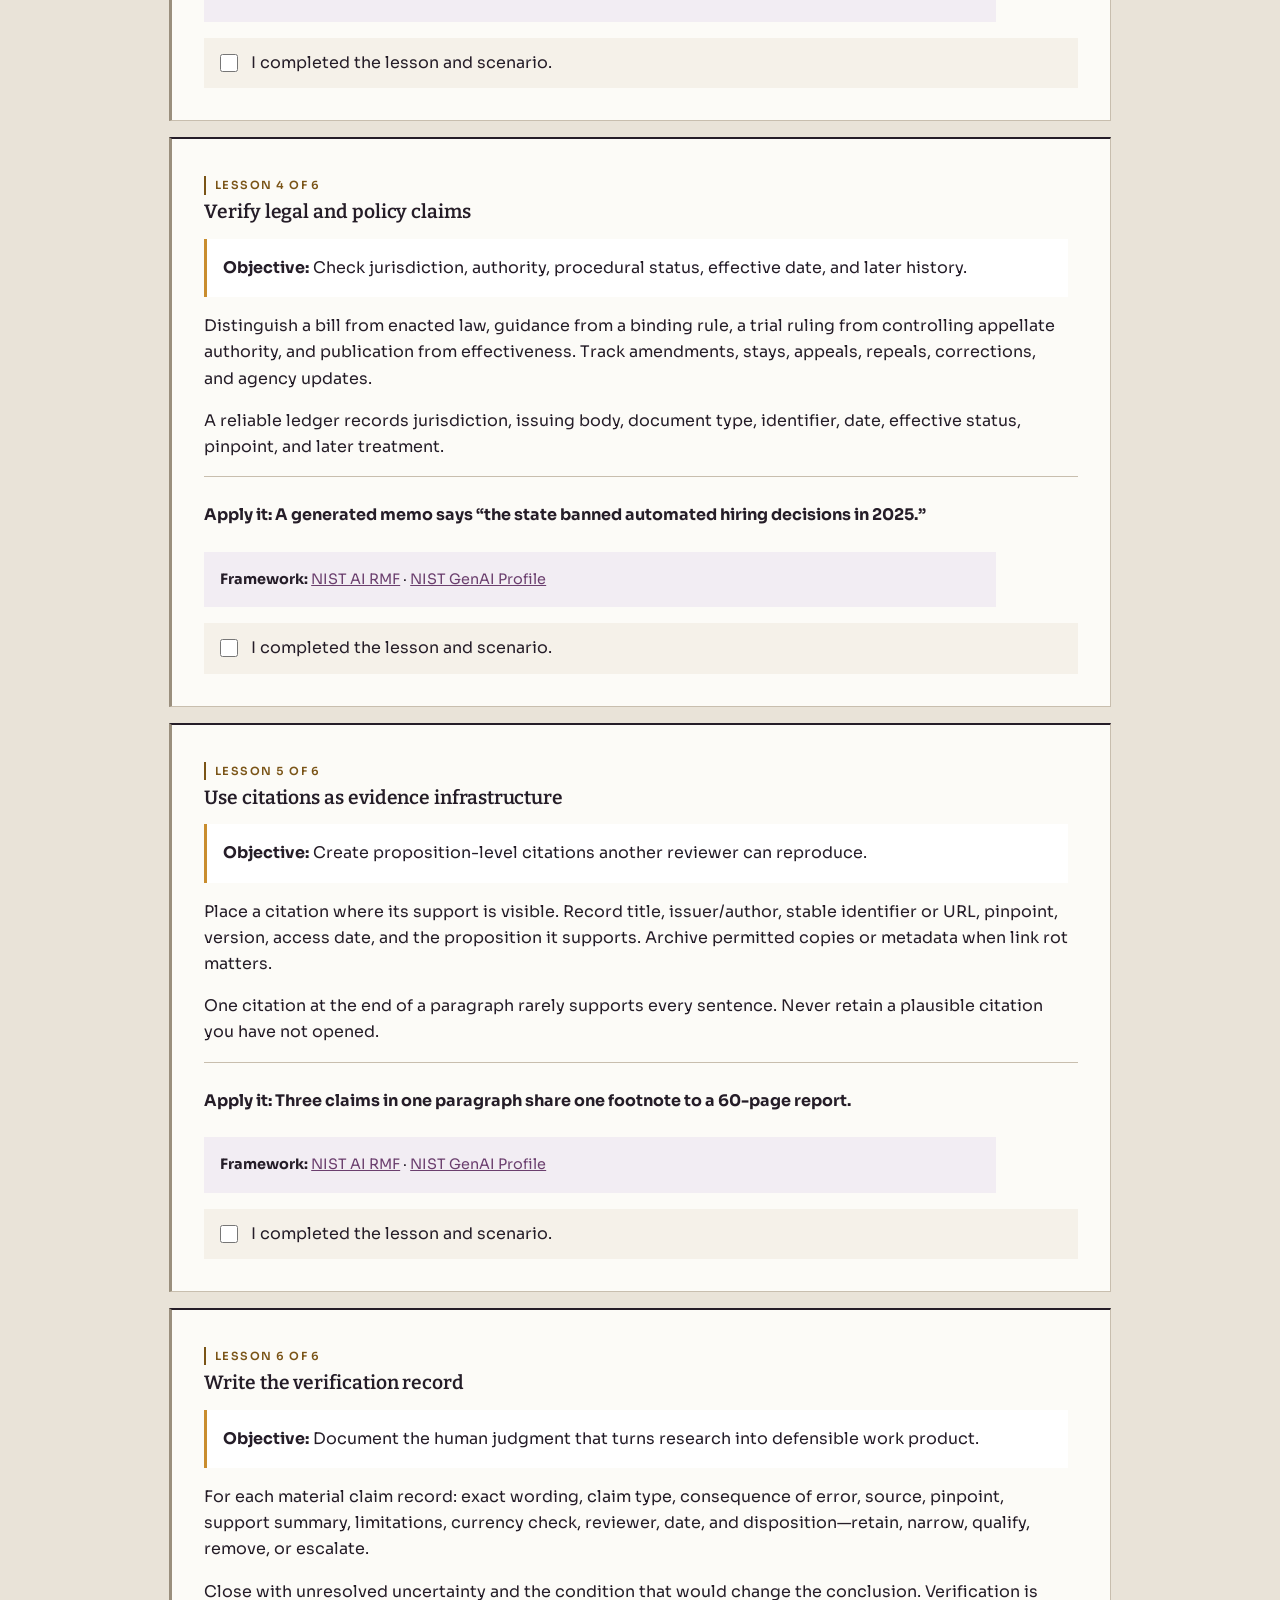
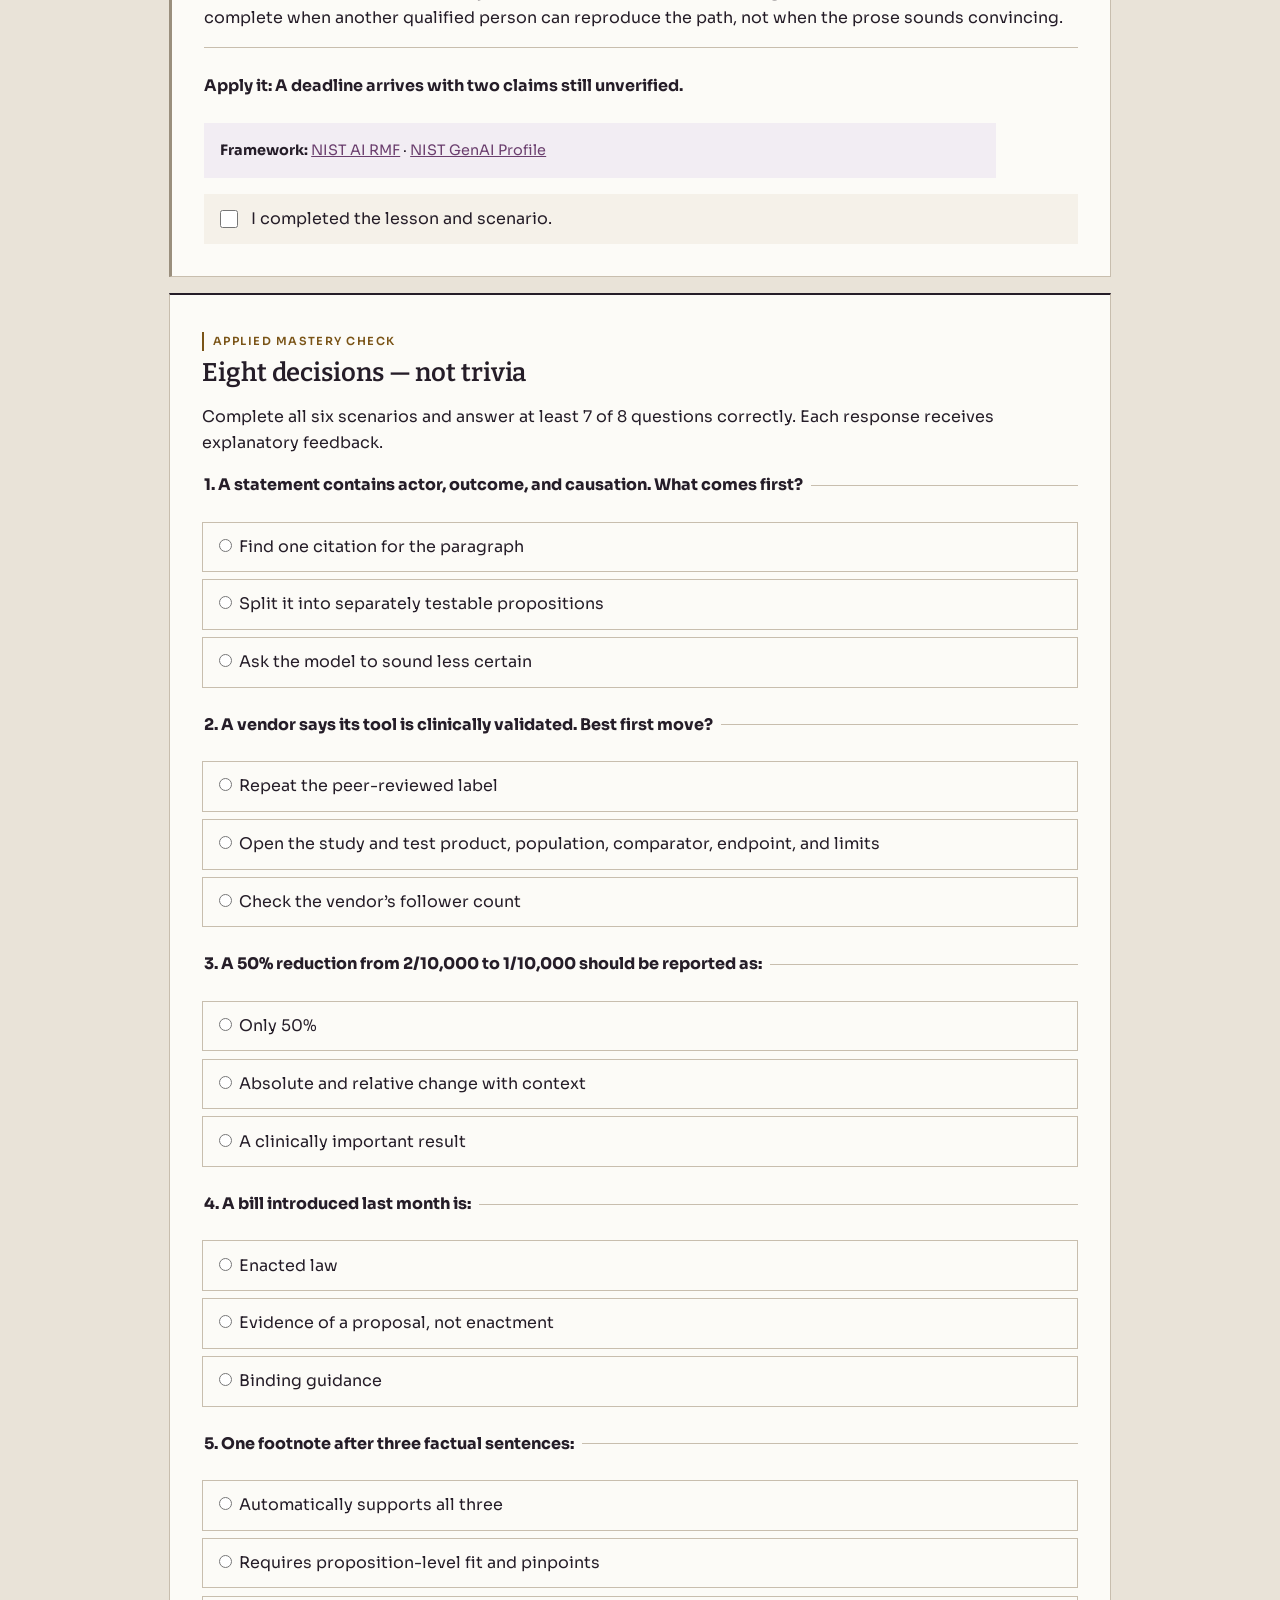
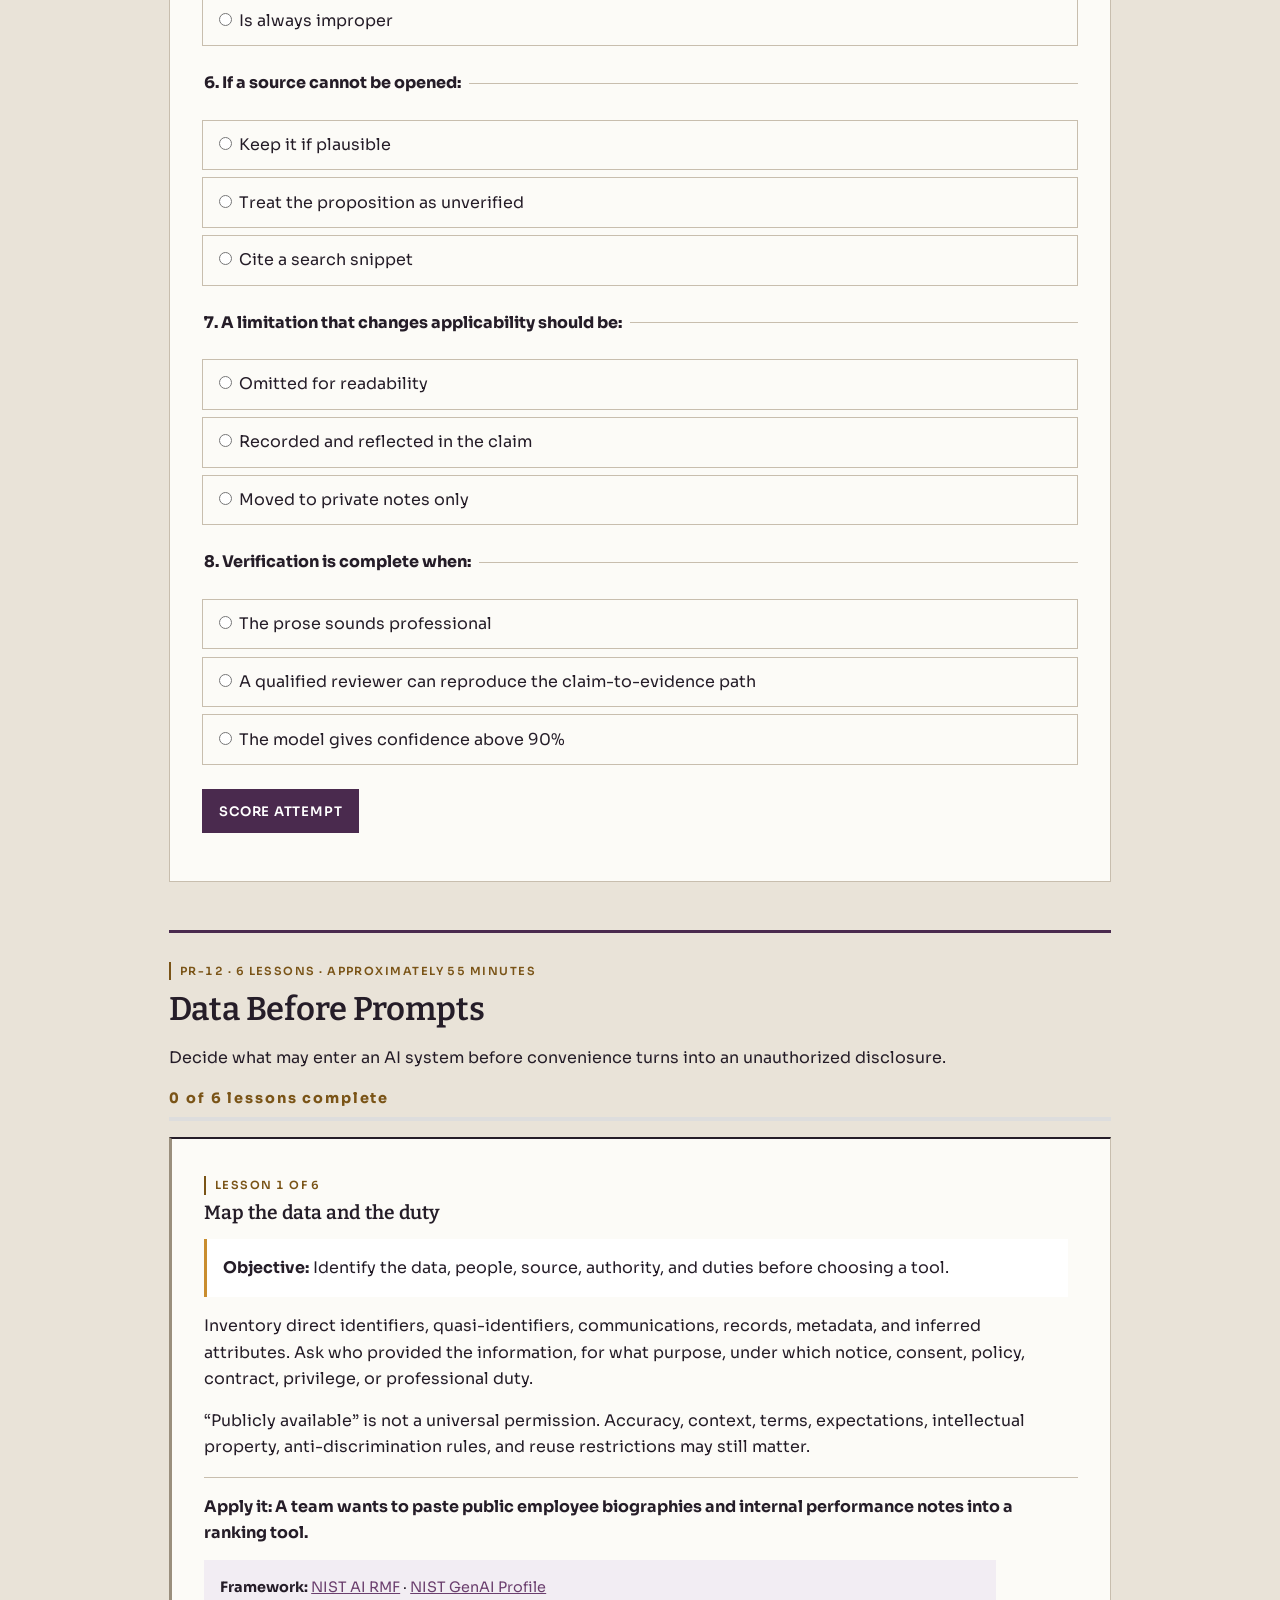
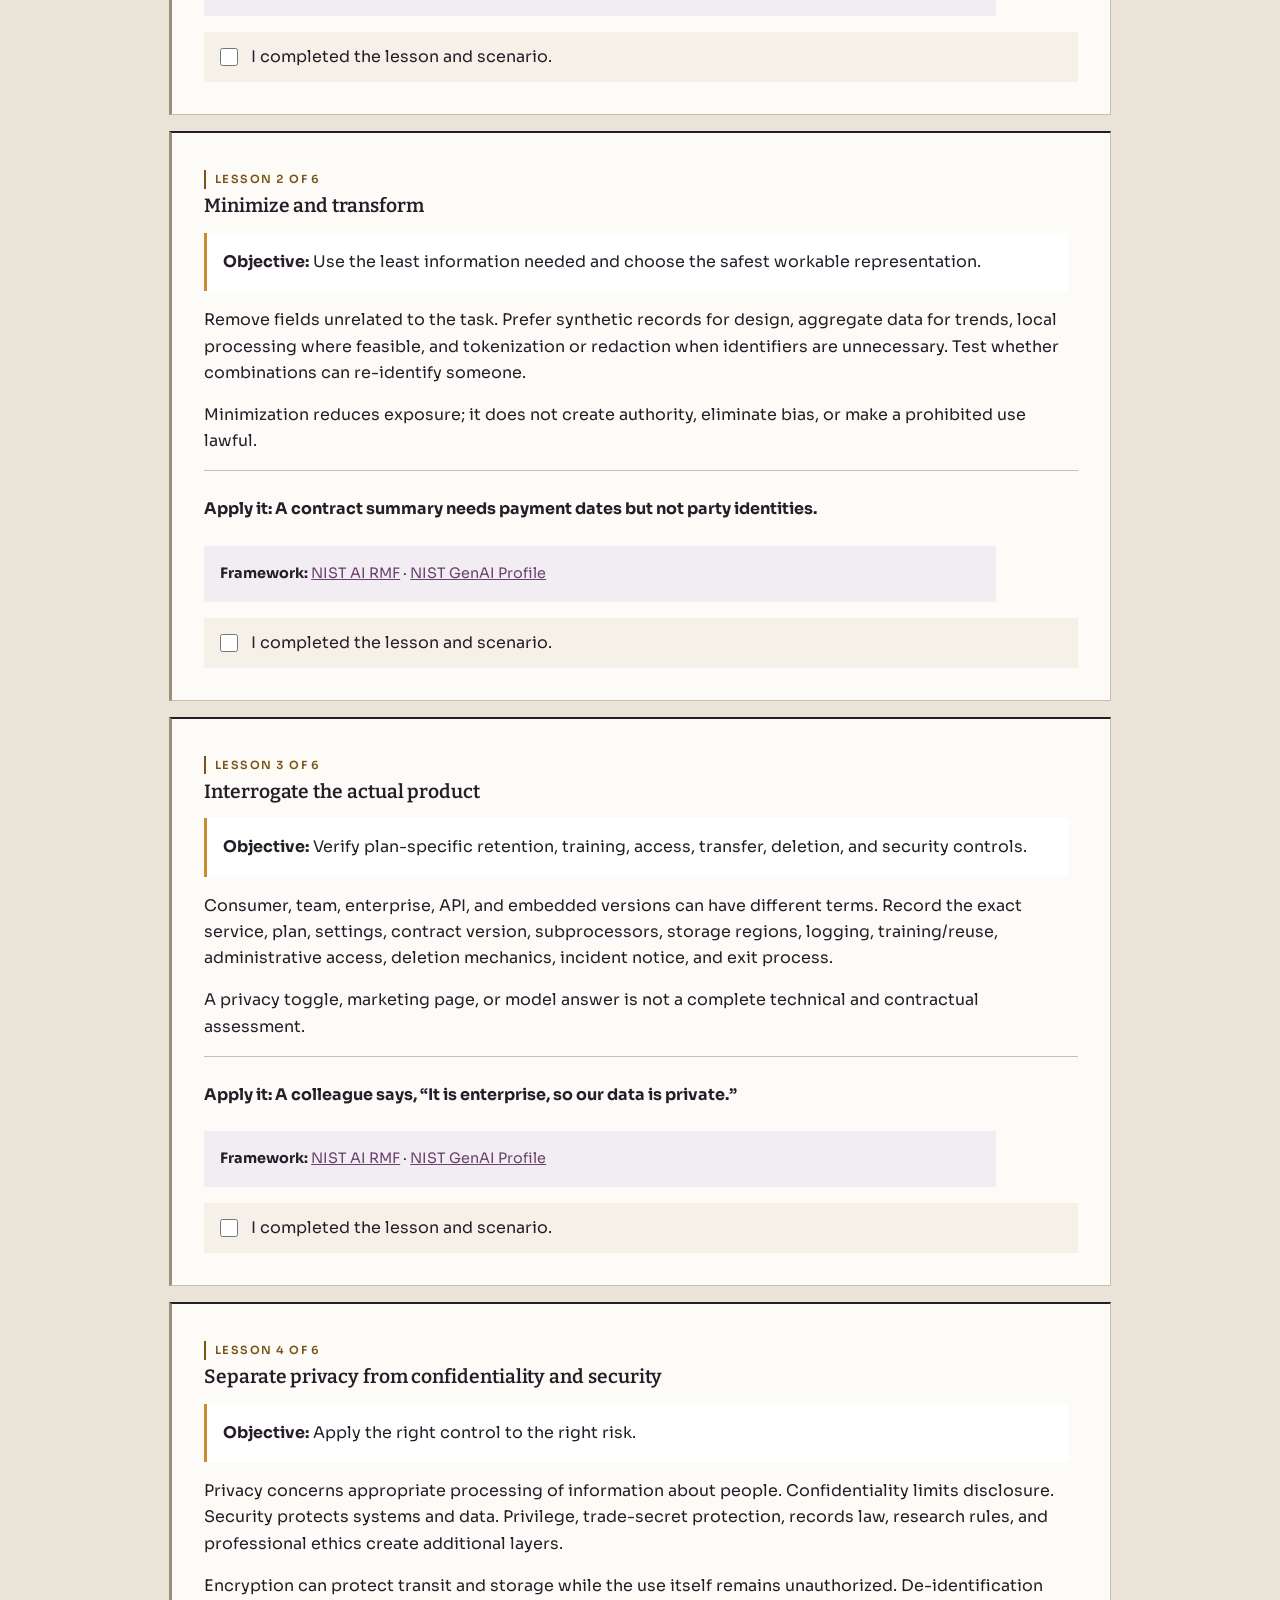
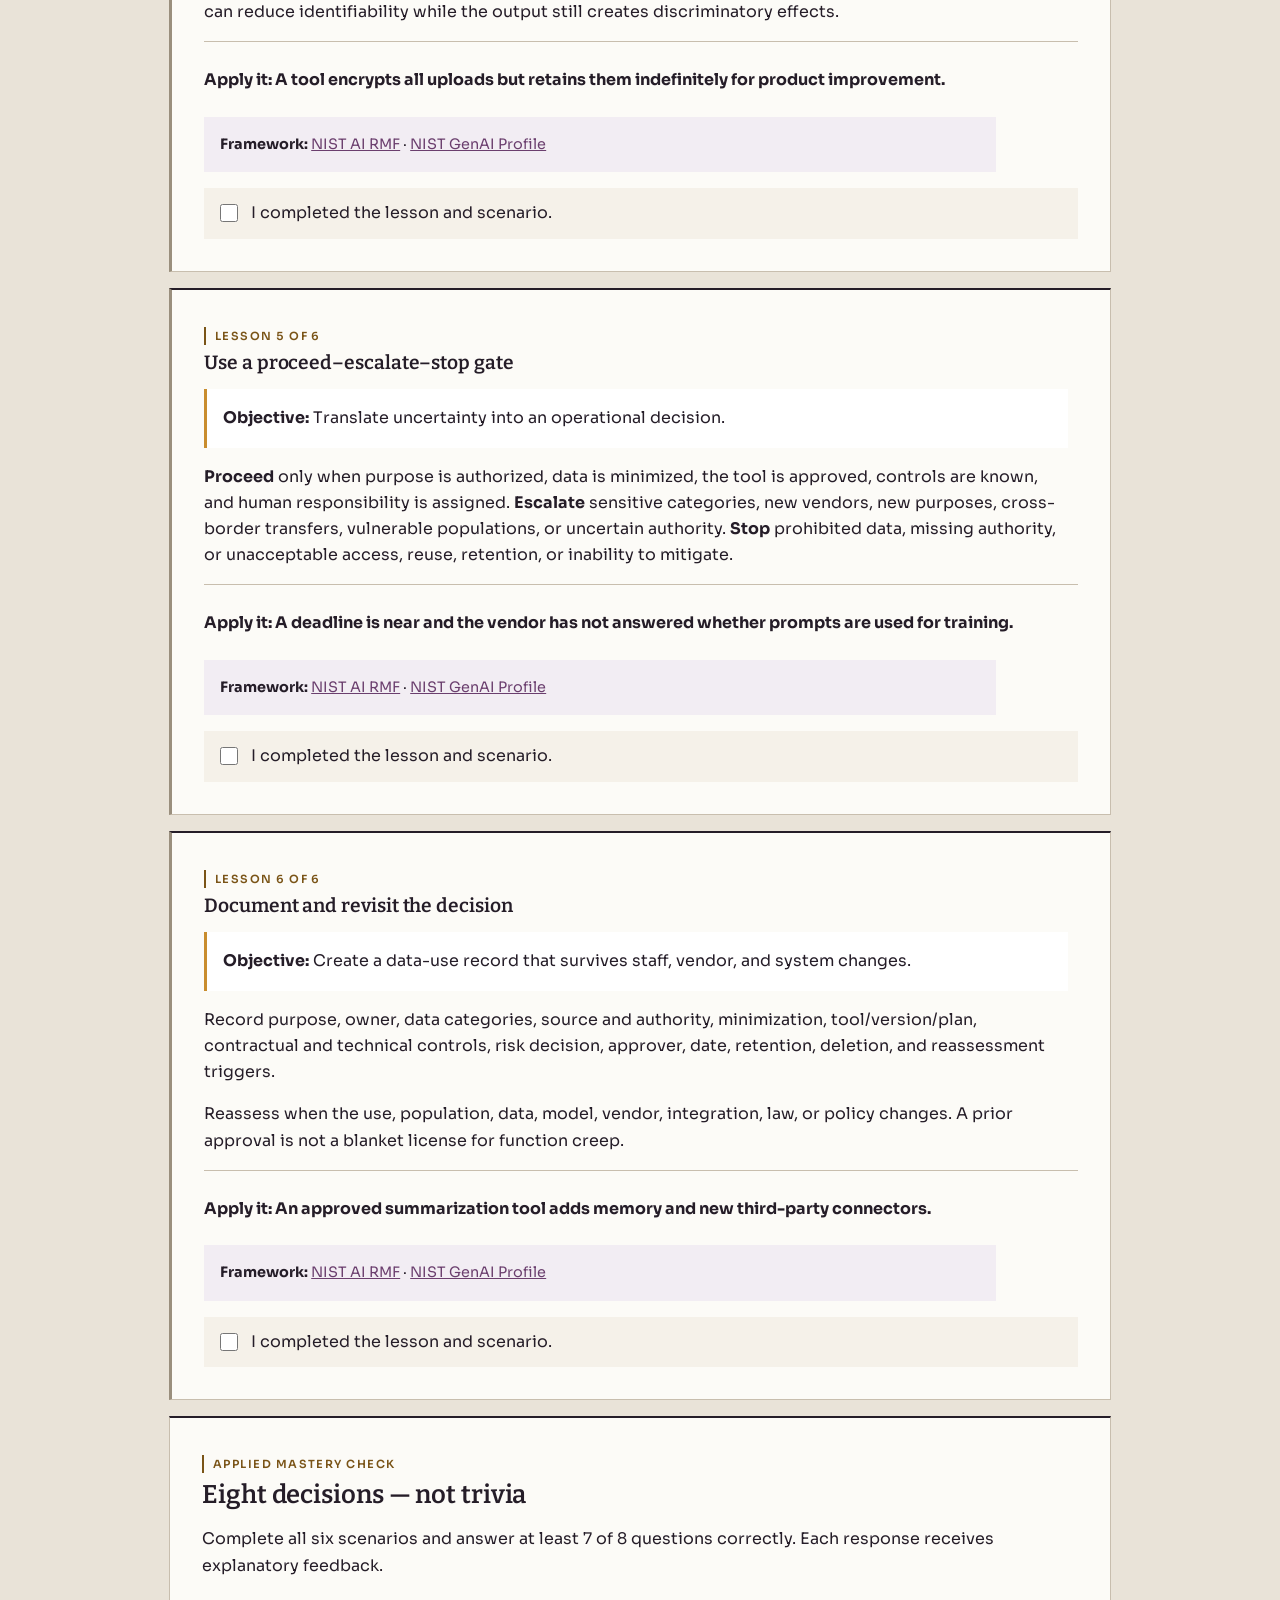
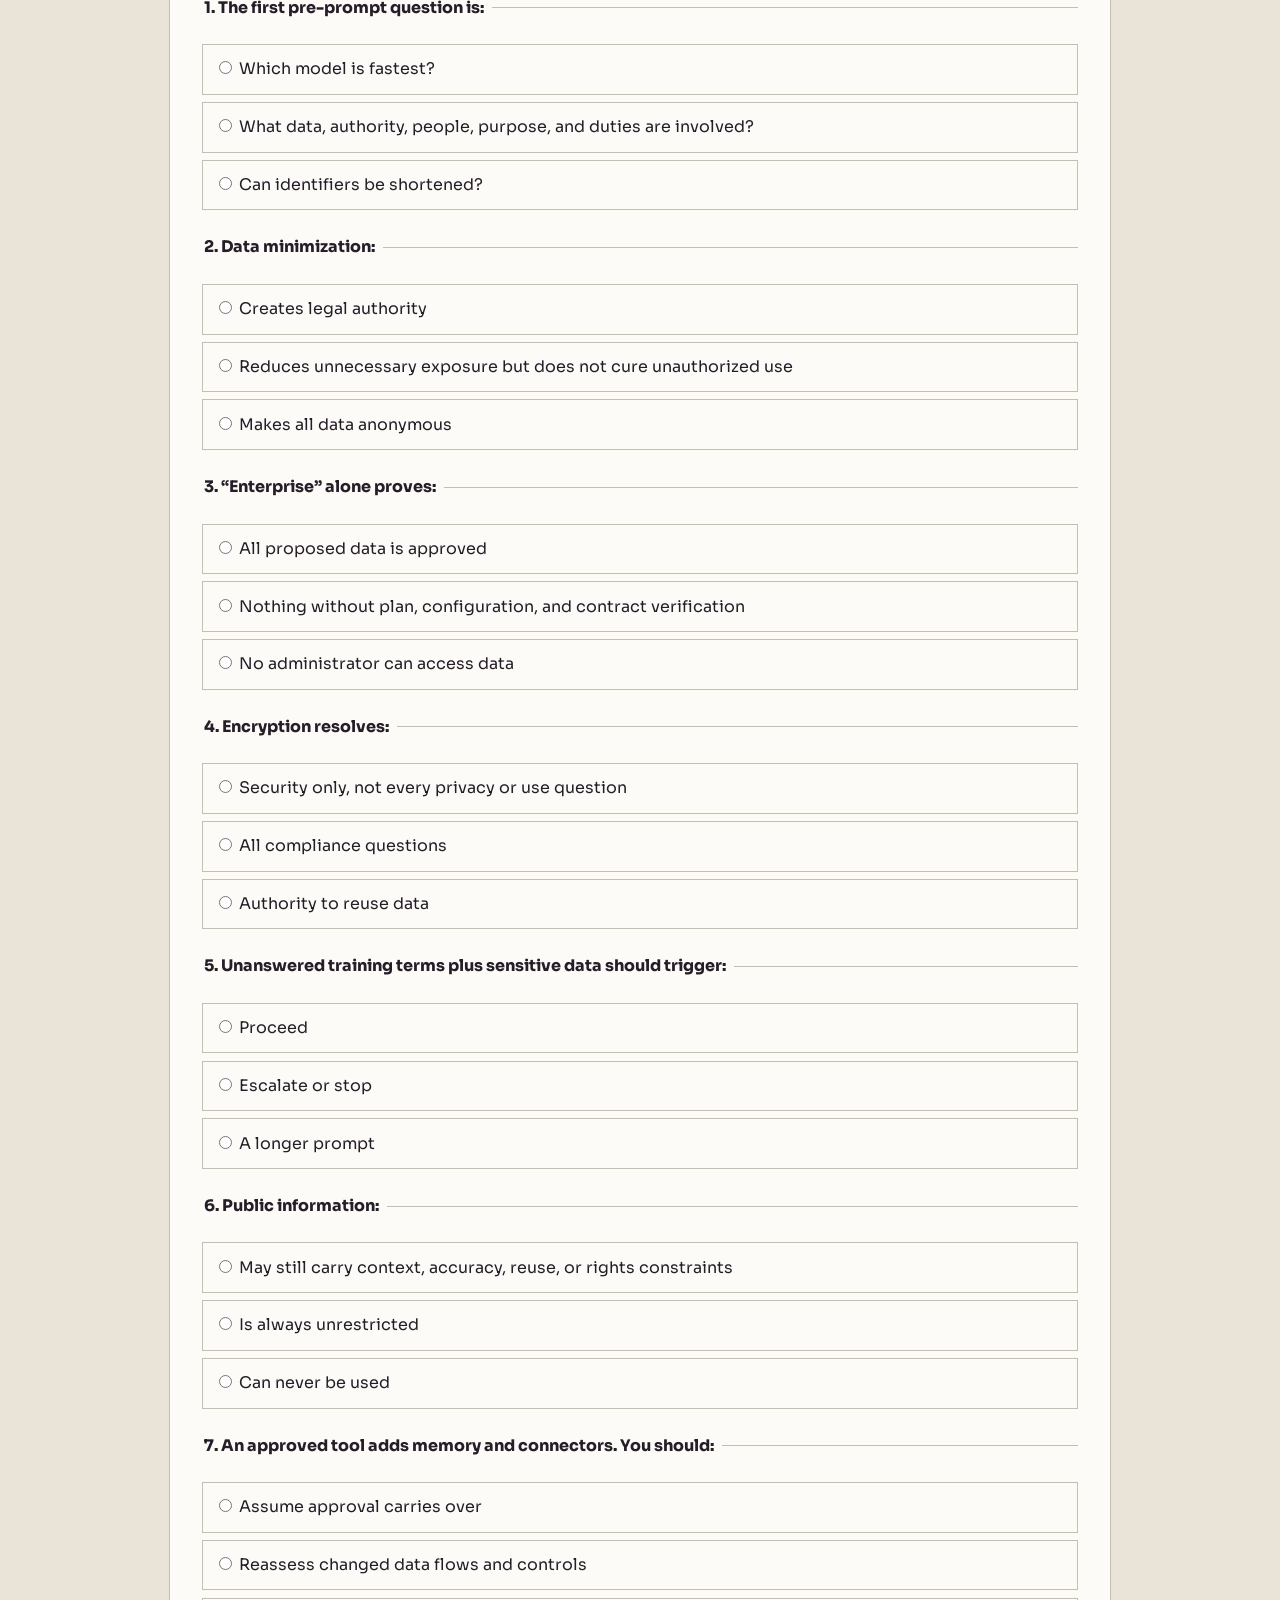
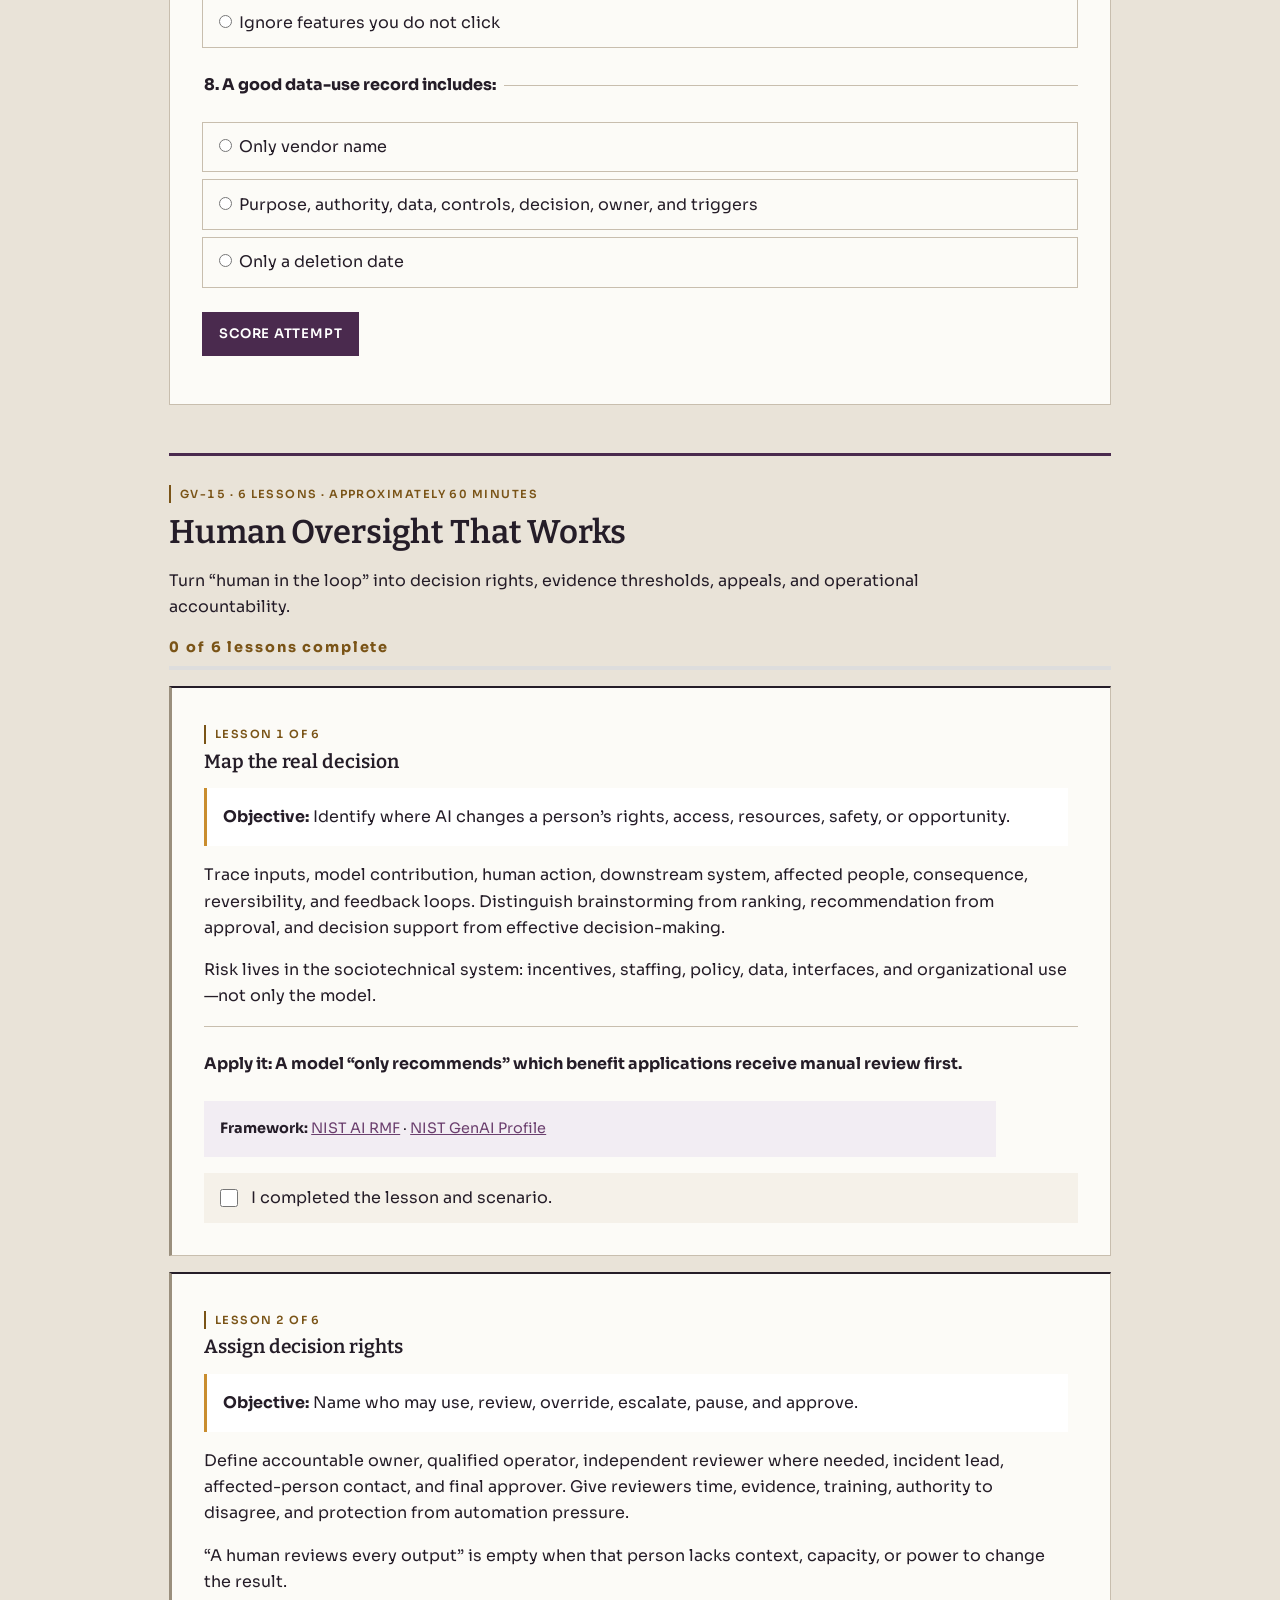
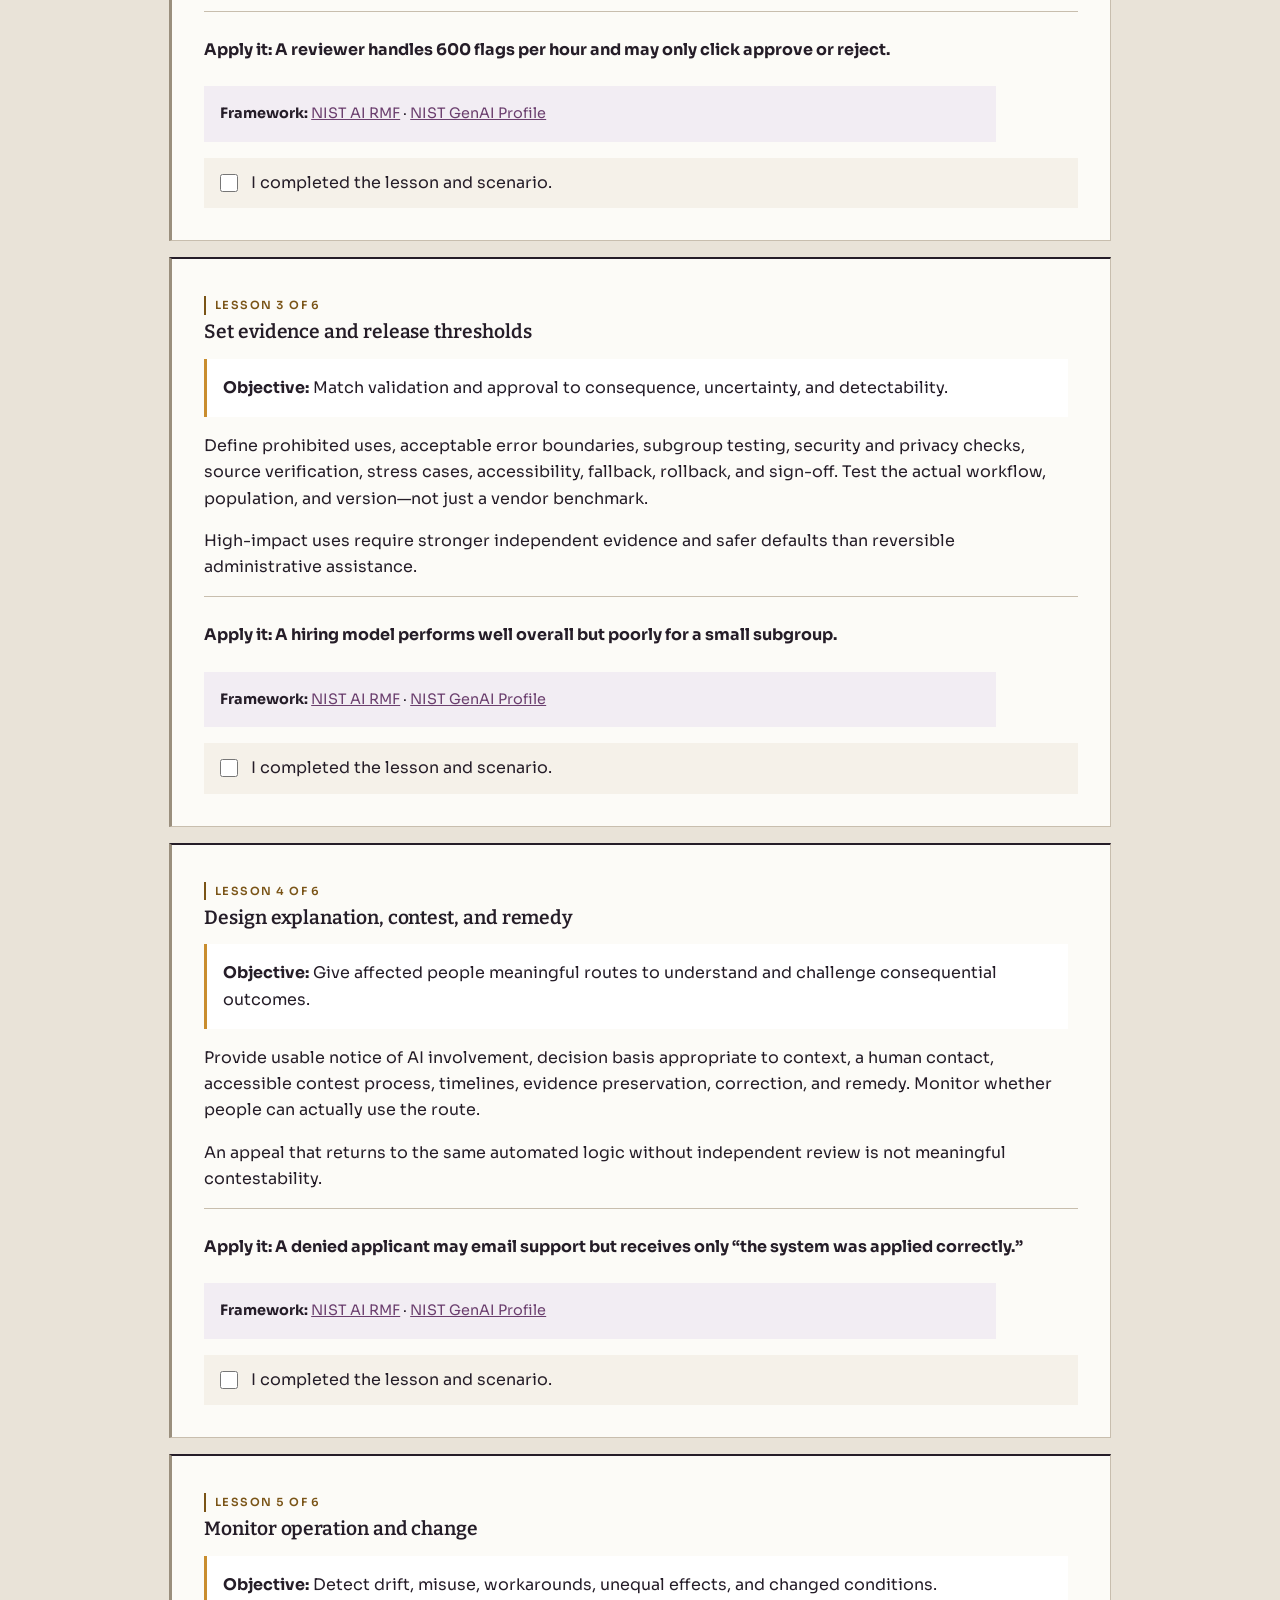
<file: lab.html>
<!doctype html><html lang="en"><head><meta charset="utf-8"><meta name="viewport" content="width=device-width,initial-scale=1"><title>Applied Learning · Myelin</title><meta name="description" content="Applied, source-linked, non-credit professional AI learning."><style>
:root{--p:#4a2a4e;--g:#c98d2e;--g-text:#7A5417;--bg:#E9E3D8;--paper:#FCFBF7;--ink:#281f2b;--line:#C8BEAE}*{box-sizing:border-box}html{scroll-behavior:smooth}body{margin:0;background:var(--bg);color:var(--ink);font:16px/1.64 'Sora',system-ui,-apple-system,'Segoe UI',sans-serif}a{color:#6b3f6e}.wrap{max-width:980px;margin:auto;padding:1.2rem}header{background:var(--p);color:white}header .wrap{display:flex;gap:1rem;align-items:center;flex-wrap:wrap}header strong{margin-right:auto}header a{color:white}h1,h2,h3{font-family:'Bitter',ui-serif,serif;line-height:1.13}.hero{padding:3rem 0 1rem}.eyebrow{text-transform:uppercase;letter-spacing:.13em;font-size:.72rem;font-weight:800;color:var(--g-text)}h1{font-size:clamp(2.7rem,7vw,5rem);line-height:1;margin:.2em 0}.notice,.objective,.source{padding:1rem;border-radius:0}.notice{background:#fff4d9;border:1px solid #d9ab5d}.objective{background:white;border-left:4px solid var(--g)}.picker,.actions{display:flex;gap:.5rem;flex-wrap:wrap;margin:1rem 0}.pill,.btn{border:1px solid var(--p);border-radius:0;padding:.65rem 1rem;background:transparent;color:var(--p);font-weight:750;text-decoration:none;cursor:pointer}.pill.active,.btn{background:var(--p);color:white}.meter{height:10px;background:#ddd;border-radius:0;overflow:hidden}.meter i{display:block;height:100%;background:var(--g);transition:width .3s}.lesson,.quiz,.record{background:var(--paper);border:1px solid var(--line);border-radius:0;padding:clamp(1.2rem,4vw,2rem);margin:1rem 0}.lesson details{border-top:1px solid var(--line);margin-top:1rem;padding-top:1rem}.lesson summary{cursor:pointer}.source{background:#f2edf3;font-size:.9rem}.answer{display:block;border:1px solid var(--line);padding:.7rem;margin:.45rem 0;border-radius:0;cursor:pointer}.answer:has(input:checked){border-color:var(--p);background:#f2edf3}.record{display:none;border:2px solid var(--p)}.record.show{display:block}.data{display:grid;grid-template-columns:repeat(auto-fit,minmax(150px,1fr));gap:.7rem}.data div{background:#f2edf3;padding:.7rem;border-radius:0}.data strong{display:block}textarea{font:inherit;border:1px solid var(--line);border-radius:0;resize:vertical}@media print{header,.picker,.quiz,.actions,.notice,.read-guide{display:none!important}.lesson{break-inside:avoid}.record{display:block!important}}@media(prefers-reduced-motion:reduce){html{scroll-behavior:auto}.meter i{transition:none}}
.lead{font-size:1.05rem;max-width:70ch}.read-guide{background:var(--paper);border:1px solid var(--line);border-left:5px solid var(--p);border-radius:0;padding:clamp(1.2rem,4vw,2rem);margin:1.6rem 0}.read-guide h2{margin-top:0;font-size:clamp(1.5rem,3.6vw,2.2rem)}.read-guide p{max-width:72ch}.course{margin:3rem 0;padding-top:1.5rem;border-top:3px solid var(--p);scroll-margin-top:1rem}.course-head h2{font-size:clamp(1.8rem,4.6vw,2.8rem);margin:.2em 0 .3em}.summary{max-width:70ch}.progressText{font-weight:750;color:var(--g-text);margin:.8rem 0 .4rem;font-size:.9rem}.lesson h3{font-size:clamp(1.2rem,3vw,1.6rem);margin:.2em 0 .5em}.lesson p,.lesson li{max-width:72ch}.apply>summary,.reveal-box>summary{font-weight:750;min-height:44px;display:flex;align-items:center}.reveal-box{border-top:1px dashed var(--line)}.apply label{display:block;font-weight:600;margin-top:.6rem;font-size:.92rem}.apply textarea{width:100%;padding:.7rem;margin:.5rem 0}.attest{display:flex;gap:.6rem;align-items:flex-start;background:#f5f1e9;padding:.75rem;border-radius:0;margin-top:1rem;cursor:pointer}.attest input{margin-top:.25rem;width:18px;height:18px;flex:none}.quiz h3,.record h3{font-size:clamp(1.2rem,3vw,1.6rem);margin:.2em 0 .5em}fieldset{border:0;border-top:1px solid var(--line);padding:1rem 0;margin:0}fieldset legend{font-weight:750;padding-right:.5rem}.feedback{font-size:.88rem;margin:.5rem 0 0;color:#4F4553}.feedback.correct{color:#1D5239;font-weight:700}.feedback.incorrect{color:#8A3122;font-weight:700}.result{font-weight:750;margin-top:1rem}.btn,.pill{min-height:44px;display:inline-flex;align-items:center}a:focus-visible,button:focus-visible,input:focus-visible,textarea:focus-visible,summary:focus-visible{outline:3px solid var(--p);outline-offset:2px}header a:focus-visible{outline-color:#f7d9a0}.lesson,.read-guide,.quiz{overflow-wrap:anywhere}@media(max-width:700px){.course{margin:2rem 0}}</style><link rel="canonical" href="https://myelin-ce.vercel.app/lab"><meta property="og:type" content="website"><meta property="og:title" content="Applied Learning"><meta property="og:description" content="Applied, source-linked, non-credit professional AI learning."><meta property="og:url" content="https://myelin-ce.vercel.app/lab"><meta property="og:image" content="https://myelin-ce.vercel.app/og.png"><meta property="og:image:width" content="1200"><meta property="og:image:height" content="630"><meta name="twitter:card" content="summary_large_image"><meta name="twitter:image" content="https://myelin-ce.vercel.app/og.png"><link rel="icon" type="image/png" href="/icon-myelin-192.png"><link rel="apple-touch-icon" href="/icon-myelin-180.png"><link rel="preconnect" href="https://fonts.googleapis.com"><link rel="preconnect" href="https://fonts.gstatic.com" crossorigin><link rel="stylesheet" href="https://fonts.googleapis.com/css2?family=Bitter:ital,wght@0,400;0,500;0,600;0,700;1,400&family=Sora:wght@400;500;600;700&display=swap"><link rel="stylesheet" href="/manual.css"></head><body><header><div class="wrap"><strong>Myelin Learning Lab</strong><a href="/">Dashboard</a><a href="/briefs">Briefs</a><a href="/tools">Tools</a><a href="/status">Status</a></div></header><main class="wrap">
    <section class="hero">
      <div class="eyebrow">Three applied courses · non-credit</div>
      <h1>Practise the decision, not the vocabulary.</h1>
      <p class="lead">Evidence, privacy and governance — six lessons and eight decisions each, with a written scenario in every lesson and a record you can export.</p>
      <div class="notice"><strong>Non-credit boundary:</strong> These courses award 0.0 CE credits. They do not verify identity, confer an accredited certificate, or satisfy a licensing requirement.</div>
      <nav class="picker" aria-label="Jump to a course">
      <a class="pill" data-id="evidence" href="#c-evidence">EV-10 · Claims</a>
      <a class="pill" data-id="privacy" href="#c-privacy">PR-12 · Data Before Prompts</a>
      <a class="pill" data-id="governance" href="#c-governance">GV-15 · Human Oversight That Works</a>
      </nav>
    </section>
    <section class="read-guide" aria-labelledby="howto">
      <h2 id="howto">How the lab works</h2>
      <p>Three courses, six lessons each, and an eight-question decision check at the end of every one. All three are on this page in full — nothing is unlocked, and you can read every lesson and every question without answering anything. The picker above simply jumps you to one.</p>
      <p><strong>Each lesson ends in a scenario, and the order matters.</strong> Write your own answer in the box before you open the model response. Reading a good answer first feels like learning and is not: recognition is much easier than recall, and the gap between them is precisely what shows up when you have to make the call yourself, unprompted, on a Tuesday afternoon. Your writing stays in this browser and is never sent anywhere.</p>
      <p><strong>Which one to take first.</strong> If you publish, file, or send anything a model helped produce, take <strong>EV-10</strong> — it is about the distance between a claim and the evidence for it. If you are the person deciding what may be pasted into a tool, take <strong>PR-12</strong>. If you are accountable for a system other people use, take <strong>GV-15</strong>. If you are unsure, EV-10 is the one whose habits the other two assume.</p>
      <p><strong>What commonly goes wrong:</strong> completing the reading and skipping the scenarios. The lessons describe a procedure; the scenarios are where you find out whether you can actually run it when the facts are ambiguous and the deadline is real. A course finished without the scenarios has taught you the vocabulary and not the judgement.</p>
      <p><strong>The boundary, stated plainly:</strong> every course here awards <strong>0.0 CE credits</strong>. Myelin is not an accredited or approved continuing-education provider, no identity is verified, and nothing is reported to any licensing board. See <a href="/status">credential status</a> for the full statement.</p>
    </section>
    <section class="course" id="c-evidence" data-course="evidence" data-code="EV-10" data-key="myelin-ev-10-v2" data-prefix="ev" aria-labelledby="h-evidence">
      <div class="course-head">
        <div class="eyebrow">EV-10 · 6 lessons · approximately 55 minutes</div>
        <h2 id="h-evidence">Claims, Sources & Citations</h2>
        <p class="summary">Build a reproducible path from a generated claim to evidence a qualified reviewer can actually defend.</p>
        <p class="progressText" role="status" aria-live="polite">0 of 6 lessons complete</p>
        <div class="meter" aria-hidden="true"><i class="bar"></i></div>
      </div>
      <div class="lessons">
        <article class="lesson" id="ev-l0">
          <div class="eyebrow">Lesson 1 of 6</div>
          <h3>Find the claims hiding in prose</h3>
          <p class="objective"><strong>Objective:</strong> Convert polished language into discrete propositions before evaluating it.</p>
          <p>A sentence can hide several claims. “AI improves access to mental-health care” may assert increased availability, actual use, equitable reach, clinical benefit, and a causal relationship. Each needs different evidence.</p><p><strong>Method:</strong> circle the actor, action, population, comparison, outcome, place, and time. Label the result fact, inference, opinion, recommendation, or forecast. Rank it high, medium, or low consequence if wrong.</p>
          <details class="apply">
            <summary><strong>Apply it: A briefing says “automated intake reduces clinician burden and improves outcomes.”</strong></summary>
            <label for="ev-note0">Write your decision before revealing the model response.</label>
            <textarea id="ev-note0" data-note="0" rows="4" placeholder="Your reasoning stays in this browser."></textarea>
            <details class="reveal-box">
              <summary>Reveal a defensible response</summary>
              <p class="source">Separate at least four claims: the intake is automated; clinician time or workload changed; patient outcomes changed; and automation caused the change. Do not evaluate the bundle as one claim.</p>
            </details>
          </details>
          <p class="source"><strong>Framework:</strong> <a href="https://www.nist.gov/itl/ai-risk-management-framework" target="_blank" rel="noopener">NIST AI RMF</a> · <a href="https://www.nist.gov/publications/artificial-intelligence-risk-management-framework-generative-artificial-intelligence" target="_blank" rel="noopener">NIST GenAI Profile</a></p>
          <label class="attest" hidden data-jsonly><input type="checkbox" data-i="0"> <span>I completed the lesson and scenario.</span></label>
        </article>
        <article class="lesson" id="ev-l1">
          <div class="eyebrow">Lesson 2 of 6</div>
          <h3>Match evidence to the proposition</h3>
          <p class="objective"><strong>Objective:</strong> Determine which source type can establish the exact proposition.</p>
          <p>Authority depends on the question. Enacted text establishes what a statute says. A regulator explains its administration but may not resolve a court’s interpretation. A randomized study may estimate an intervention effect in its sample but not prove universal effectiveness.</p><p>Build an evidence hierarchy for the claim—not for the topic. Prefer original decisions, rules, standards, datasets, and reported results; use commentary to discover and contextualize them.</p>
          <details class="apply">
            <summary><strong>Apply it: A vendor blog links to a peer-reviewed study and says its product is “clinically validated.”</strong></summary>
            <label for="ev-note1">Write your decision before revealing the model response.</label>
            <textarea id="ev-note1" data-note="1" rows="4" placeholder="Your reasoning stays in this browser."></textarea>
            <details class="reveal-box">
              <summary>Reveal a defensible response</summary>
              <p class="source">Open the study. Confirm the tested product/version, sponsor, population, comparator, endpoint, follow-up, attrition, effect size, uncertainty, and whether “clinical validation” is language the study supports.</p>
            </details>
          </details>
          <p class="source"><strong>Framework:</strong> <a href="https://www.nist.gov/itl/ai-risk-management-framework" target="_blank" rel="noopener">NIST AI RMF</a> · <a href="https://www.nist.gov/publications/artificial-intelligence-risk-management-framework-generative-artificial-intelligence" target="_blank" rel="noopener">NIST GenAI Profile</a></p>
          <label class="attest" hidden data-jsonly><input type="checkbox" data-i="1"> <span>I completed the lesson and scenario.</span></label>
        </article>
        <article class="lesson" id="ev-l2">
          <div class="eyebrow">Lesson 3 of 6</div>
          <h3>Read beyond the abstract</h3>
          <p class="objective"><strong>Objective:</strong> Test design, denominator, comparator, and limitations before repeating a result.</p>
          <p>Ask who was included and excluded, how exposure and outcomes were defined, what the comparison actually was, whether missing data could change the result, and whether the analysis was prespecified. Relative change without the baseline can exaggerate practical importance.</p><p>Write both the supported claim and the strongest material limitation. If you cannot explain the denominator and comparator, you are not ready to publish the number.</p>
          <details class="apply">
            <summary><strong>Apply it: A study reports a 50% reduction, from 2 events per 10,000 to 1 per 10,000.</strong></summary>
            <label for="ev-note2">Write your decision before revealing the model response.</label>
            <textarea id="ev-note2" data-note="2" rows="4" placeholder="Your reasoning stays in this browser."></textarea>
            <details class="reveal-box">
              <summary>Reveal a defensible response</summary>
              <p class="source">Report the absolute and relative change, timeframe, population, and uncertainty. “50% reduction” alone conceals the small baseline risk.</p>
            </details>
          </details>
          <p class="source"><strong>Framework:</strong> <a href="https://www.nist.gov/itl/ai-risk-management-framework" target="_blank" rel="noopener">NIST AI RMF</a> · <a href="https://www.nist.gov/publications/artificial-intelligence-risk-management-framework-generative-artificial-intelligence" target="_blank" rel="noopener">NIST GenAI Profile</a></p>
          <label class="attest" hidden data-jsonly><input type="checkbox" data-i="2"> <span>I completed the lesson and scenario.</span></label>
        </article>
        <article class="lesson" id="ev-l3">
          <div class="eyebrow">Lesson 4 of 6</div>
          <h3>Verify legal and policy claims</h3>
          <p class="objective"><strong>Objective:</strong> Check jurisdiction, authority, procedural status, effective date, and later history.</p>
          <p>Distinguish a bill from enacted law, guidance from a binding rule, a trial ruling from controlling appellate authority, and publication from effectiveness. Track amendments, stays, appeals, repeals, corrections, and agency updates.</p><p>A reliable ledger records jurisdiction, issuing body, document type, identifier, date, effective status, pinpoint, and later treatment.</p>
          <details class="apply">
            <summary><strong>Apply it: A generated memo says “the state banned automated hiring decisions in 2025.”</strong></summary>
            <label for="ev-note3">Write your decision before revealing the model response.</label>
            <textarea id="ev-note3" data-note="3" rows="4" placeholder="Your reasoning stays in this browser."></textarea>
            <details class="reveal-box">
              <summary>Reveal a defensible response</summary>
              <p class="source">Identify the state, instrument, covered decisions and entities, exceptions, effective date, implementing rules, enforcement, and current status. The sentence may be overbroad even if a relevant law exists.</p>
            </details>
          </details>
          <p class="source"><strong>Framework:</strong> <a href="https://www.nist.gov/itl/ai-risk-management-framework" target="_blank" rel="noopener">NIST AI RMF</a> · <a href="https://www.nist.gov/publications/artificial-intelligence-risk-management-framework-generative-artificial-intelligence" target="_blank" rel="noopener">NIST GenAI Profile</a></p>
          <label class="attest" hidden data-jsonly><input type="checkbox" data-i="3"> <span>I completed the lesson and scenario.</span></label>
        </article>
        <article class="lesson" id="ev-l4">
          <div class="eyebrow">Lesson 5 of 6</div>
          <h3>Use citations as evidence infrastructure</h3>
          <p class="objective"><strong>Objective:</strong> Create proposition-level citations another reviewer can reproduce.</p>
          <p>Place a citation where its support is visible. Record title, issuer/author, stable identifier or URL, pinpoint, version, access date, and the proposition it supports. Archive permitted copies or metadata when link rot matters.</p><p>One citation at the end of a paragraph rarely supports every sentence. Never retain a plausible citation you have not opened.</p>
          <details class="apply">
            <summary><strong>Apply it: Three claims in one paragraph share one footnote to a 60-page report.</strong></summary>
            <label for="ev-note4">Write your decision before revealing the model response.</label>
            <textarea id="ev-note4" data-note="4" rows="4" placeholder="Your reasoning stays in this browser."></textarea>
            <details class="reveal-box">
              <summary>Reveal a defensible response</summary>
              <p class="source">Create a claim-to-source table. Give each material proposition its own pinpoint or mark it unsupported. Narrow or remove anything the report does not establish.</p>
            </details>
          </details>
          <p class="source"><strong>Framework:</strong> <a href="https://www.nist.gov/itl/ai-risk-management-framework" target="_blank" rel="noopener">NIST AI RMF</a> · <a href="https://www.nist.gov/publications/artificial-intelligence-risk-management-framework-generative-artificial-intelligence" target="_blank" rel="noopener">NIST GenAI Profile</a></p>
          <label class="attest" hidden data-jsonly><input type="checkbox" data-i="4"> <span>I completed the lesson and scenario.</span></label>
        </article>
        <article class="lesson" id="ev-l5">
          <div class="eyebrow">Lesson 6 of 6</div>
          <h3>Write the verification record</h3>
          <p class="objective"><strong>Objective:</strong> Document the human judgment that turns research into defensible work product.</p>
          <p>For each material claim record: exact wording, claim type, consequence of error, source, pinpoint, support summary, limitations, currency check, reviewer, date, and disposition—retain, narrow, qualify, remove, or escalate.</p><p>Close with unresolved uncertainty and the condition that would change the conclusion. Verification is complete when another qualified person can reproduce the path, not when the prose sounds convincing.</p>
          <details class="apply">
            <summary><strong>Apply it: A deadline arrives with two claims still unverified.</strong></summary>
            <label for="ev-note5">Write your decision before revealing the model response.</label>
            <textarea id="ev-note5" data-note="5" rows="4" placeholder="Your reasoning stays in this browser."></textarea>
            <details class="reveal-box">
              <summary>Reveal a defensible response</summary>
              <p class="source">Do not silently publish. Remove them, label uncertainty with its decision impact, or escalate for an explicit risk decision. Record what remains open and who accepted it.</p>
            </details>
          </details>
          <p class="source"><strong>Framework:</strong> <a href="https://www.nist.gov/itl/ai-risk-management-framework" target="_blank" rel="noopener">NIST AI RMF</a> · <a href="https://www.nist.gov/publications/artificial-intelligence-risk-management-framework-generative-artificial-intelligence" target="_blank" rel="noopener">NIST GenAI Profile</a></p>
          <label class="attest" hidden data-jsonly><input type="checkbox" data-i="5"> <span>I completed the lesson and scenario.</span></label>
        </article>
      </div>
      <section class="quiz" aria-labelledby="q-evidence">
        <div class="eyebrow">Applied mastery check</div>
        <h3 id="q-evidence">Eight decisions — not trivia</h3>
        <p>Complete all six scenarios and answer at least 7 of 8 questions correctly. Each response receives explanatory feedback.</p>
        <form id="ev-quiz">
          <fieldset>
            <legend>1. A statement contains actor, outcome, and causation. What comes first?</legend>
            <label class="answer"><input required type="radio" name="ev-q0" value="0"> <span>Find one citation for the paragraph</span></label>
            <label class="answer"><input required type="radio" name="ev-q0" value="1"> <span>Split it into separately testable propositions</span></label>
            <label class="answer"><input required type="radio" name="ev-q0" value="2"> <span>Ask the model to sound less certain</span></label>
            <p class="feedback" id="ev-fb0" aria-live="polite"></p>
          </fieldset>
          <fieldset>
            <legend>2. A vendor says its tool is clinically validated. Best first move?</legend>
            <label class="answer"><input required type="radio" name="ev-q1" value="0"> <span>Repeat the peer-reviewed label</span></label>
            <label class="answer"><input required type="radio" name="ev-q1" value="1"> <span>Open the study and test product, population, comparator, endpoint, and limits</span></label>
            <label class="answer"><input required type="radio" name="ev-q1" value="2"> <span>Check the vendor’s follower count</span></label>
            <p class="feedback" id="ev-fb1" aria-live="polite"></p>
          </fieldset>
          <fieldset>
            <legend>3. A 50% reduction from 2/10,000 to 1/10,000 should be reported as:</legend>
            <label class="answer"><input required type="radio" name="ev-q2" value="0"> <span>Only 50%</span></label>
            <label class="answer"><input required type="radio" name="ev-q2" value="1"> <span>Absolute and relative change with context</span></label>
            <label class="answer"><input required type="radio" name="ev-q2" value="2"> <span>A clinically important result</span></label>
            <p class="feedback" id="ev-fb2" aria-live="polite"></p>
          </fieldset>
          <fieldset>
            <legend>4. A bill introduced last month is:</legend>
            <label class="answer"><input required type="radio" name="ev-q3" value="0"> <span>Enacted law</span></label>
            <label class="answer"><input required type="radio" name="ev-q3" value="1"> <span>Evidence of a proposal, not enactment</span></label>
            <label class="answer"><input required type="radio" name="ev-q3" value="2"> <span>Binding guidance</span></label>
            <p class="feedback" id="ev-fb3" aria-live="polite"></p>
          </fieldset>
          <fieldset>
            <legend>5. One footnote after three factual sentences:</legend>
            <label class="answer"><input required type="radio" name="ev-q4" value="0"> <span>Automatically supports all three</span></label>
            <label class="answer"><input required type="radio" name="ev-q4" value="1"> <span>Requires proposition-level fit and pinpoints</span></label>
            <label class="answer"><input required type="radio" name="ev-q4" value="2"> <span>Is always improper</span></label>
            <p class="feedback" id="ev-fb4" aria-live="polite"></p>
          </fieldset>
          <fieldset>
            <legend>6. If a source cannot be opened:</legend>
            <label class="answer"><input required type="radio" name="ev-q5" value="0"> <span>Keep it if plausible</span></label>
            <label class="answer"><input required type="radio" name="ev-q5" value="1"> <span>Treat the proposition as unverified</span></label>
            <label class="answer"><input required type="radio" name="ev-q5" value="2"> <span>Cite a search snippet</span></label>
            <p class="feedback" id="ev-fb5" aria-live="polite"></p>
          </fieldset>
          <fieldset>
            <legend>7. A limitation that changes applicability should be:</legend>
            <label class="answer"><input required type="radio" name="ev-q6" value="0"> <span>Omitted for readability</span></label>
            <label class="answer"><input required type="radio" name="ev-q6" value="1"> <span>Recorded and reflected in the claim</span></label>
            <label class="answer"><input required type="radio" name="ev-q6" value="2"> <span>Moved to private notes only</span></label>
            <p class="feedback" id="ev-fb6" aria-live="polite"></p>
          </fieldset>
          <fieldset>
            <legend>8. Verification is complete when:</legend>
            <label class="answer"><input required type="radio" name="ev-q7" value="0"> <span>The prose sounds professional</span></label>
            <label class="answer"><input required type="radio" name="ev-q7" value="1"> <span>A qualified reviewer can reproduce the claim-to-evidence path</span></label>
            <label class="answer"><input required type="radio" name="ev-q7" value="2"> <span>The model gives confidence above 90%</span></label>
            <p class="feedback" id="ev-fb7" aria-live="polite"></p>
          </fieldset>
        </form>
        <button class="btn" hidden data-jsonly form="ev-quiz">Score attempt</button>
        <p class="result" role="status" aria-live="polite"></p>
      </section>
      <section class="record" aria-labelledby="r-evidence">
        <div class="eyebrow">Browser-generated learning record</div>
        <h3 id="r-evidence" class="recordTitle">EV-10 completed</h3>
        <div class="data">
          <div>Completed<strong class="completed"></strong></div>
          <div>Mastery<strong class="score"></strong></div>
          <div>Credit<strong>0.0 CE</strong></div>
          <div>Record ID<strong class="recordId"></strong></div>
        </div>
        <p><strong>Not a certificate.</strong> Identity was not verified and no accreditor or licensing board approved this activity.</p>
        <div class="actions">
          <button class="btn printBtn" type="button">Print / save</button>
          <button class="pill exportBtn" type="button">Export record + exercises</button>
          <button class="pill deleteBtn" type="button">Delete this course's local data</button>
        </div>
      </section>
    </section>
    <section class="course" id="c-privacy" data-course="privacy" data-code="PR-12" data-key="myelin-pr-12-v2" data-prefix="pr" aria-labelledby="h-privacy">
      <div class="course-head">
        <div class="eyebrow">PR-12 · 6 lessons · approximately 55 minutes</div>
        <h2 id="h-privacy">Data Before Prompts</h2>
        <p class="summary">Decide what may enter an AI system before convenience turns into an unauthorized disclosure.</p>
        <p class="progressText" role="status" aria-live="polite">0 of 6 lessons complete</p>
        <div class="meter" aria-hidden="true"><i class="bar"></i></div>
      </div>
      <div class="lessons">
        <article class="lesson" id="pr-l0">
          <div class="eyebrow">Lesson 1 of 6</div>
          <h3>Map the data and the duty</h3>
          <p class="objective"><strong>Objective:</strong> Identify the data, people, source, authority, and duties before choosing a tool.</p>
          <p>Inventory direct identifiers, quasi-identifiers, communications, records, metadata, and inferred attributes. Ask who provided the information, for what purpose, under which notice, consent, policy, contract, privilege, or professional duty.</p><p>“Publicly available” is not a universal permission. Accuracy, context, terms, expectations, intellectual property, anti-discrimination rules, and reuse restrictions may still matter.</p>
          <details class="apply">
            <summary><strong>Apply it: A team wants to paste public employee biographies and internal performance notes into a ranking tool.</strong></summary>
            <label for="pr-note0">Write your decision before revealing the model response.</label>
            <textarea id="pr-note0" data-note="0" rows="4" placeholder="Your reasoning stays in this browser."></textarea>
            <details class="reveal-box">
              <summary>Reveal a defensible response</summary>
              <p class="source">Treat the combined dataset as employment information. Identify decision purpose, authority, notice, discrimination risk, vendor handling, and whether the ranking is permitted—not merely whether biographies are public.</p>
            </details>
          </details>
          <p class="source"><strong>Framework:</strong> <a href="https://www.nist.gov/itl/ai-risk-management-framework" target="_blank" rel="noopener">NIST AI RMF</a> · <a href="https://www.nist.gov/publications/artificial-intelligence-risk-management-framework-generative-artificial-intelligence" target="_blank" rel="noopener">NIST GenAI Profile</a></p>
          <label class="attest" hidden data-jsonly><input type="checkbox" data-i="0"> <span>I completed the lesson and scenario.</span></label>
        </article>
        <article class="lesson" id="pr-l1">
          <div class="eyebrow">Lesson 2 of 6</div>
          <h3>Minimize and transform</h3>
          <p class="objective"><strong>Objective:</strong> Use the least information needed and choose the safest workable representation.</p>
          <p>Remove fields unrelated to the task. Prefer synthetic records for design, aggregate data for trends, local processing where feasible, and tokenization or redaction when identifiers are unnecessary. Test whether combinations can re-identify someone.</p><p>Minimization reduces exposure; it does not create authority, eliminate bias, or make a prohibited use lawful.</p>
          <details class="apply">
            <summary><strong>Apply it: A contract summary needs payment dates but not party identities.</strong></summary>
            <label for="pr-note1">Write your decision before revealing the model response.</label>
            <textarea id="pr-note1" data-note="1" rows="4" placeholder="Your reasoning stays in this browser."></textarea>
            <details class="reveal-box">
              <summary>Reveal a defensible response</summary>
              <p class="source">Use a verified local/redacted workflow containing only relevant clauses and dates. Preserve a secure mapping outside the AI tool only if the task truly requires it.</p>
            </details>
          </details>
          <p class="source"><strong>Framework:</strong> <a href="https://www.nist.gov/itl/ai-risk-management-framework" target="_blank" rel="noopener">NIST AI RMF</a> · <a href="https://www.nist.gov/publications/artificial-intelligence-risk-management-framework-generative-artificial-intelligence" target="_blank" rel="noopener">NIST GenAI Profile</a></p>
          <label class="attest" hidden data-jsonly><input type="checkbox" data-i="1"> <span>I completed the lesson and scenario.</span></label>
        </article>
        <article class="lesson" id="pr-l2">
          <div class="eyebrow">Lesson 3 of 6</div>
          <h3>Interrogate the actual product</h3>
          <p class="objective"><strong>Objective:</strong> Verify plan-specific retention, training, access, transfer, deletion, and security controls.</p>
          <p>Consumer, team, enterprise, API, and embedded versions can have different terms. Record the exact service, plan, settings, contract version, subprocessors, storage regions, logging, training/reuse, administrative access, deletion mechanics, incident notice, and exit process.</p><p>A privacy toggle, marketing page, or model answer is not a complete technical and contractual assessment.</p>
          <details class="apply">
            <summary><strong>Apply it: A colleague says, “It is enterprise, so our data is private.”</strong></summary>
            <label for="pr-note2">Write your decision before revealing the model response.</label>
            <textarea id="pr-note2" data-note="2" rows="4" placeholder="Your reasoning stays in this browser."></textarea>
            <details class="reveal-box">
              <summary>Reveal a defensible response</summary>
              <p class="source">Confirm the signed agreement, enabled settings, administrator configuration, subprocessors, retention, support access, training terms, and whether the proposed data category is approved.</p>
            </details>
          </details>
          <p class="source"><strong>Framework:</strong> <a href="https://www.nist.gov/itl/ai-risk-management-framework" target="_blank" rel="noopener">NIST AI RMF</a> · <a href="https://www.nist.gov/publications/artificial-intelligence-risk-management-framework-generative-artificial-intelligence" target="_blank" rel="noopener">NIST GenAI Profile</a></p>
          <label class="attest" hidden data-jsonly><input type="checkbox" data-i="2"> <span>I completed the lesson and scenario.</span></label>
        </article>
        <article class="lesson" id="pr-l3">
          <div class="eyebrow">Lesson 4 of 6</div>
          <h3>Separate privacy from confidentiality and security</h3>
          <p class="objective"><strong>Objective:</strong> Apply the right control to the right risk.</p>
          <p>Privacy concerns appropriate processing of information about people. Confidentiality limits disclosure. Security protects systems and data. Privilege, trade-secret protection, records law, research rules, and professional ethics create additional layers.</p><p>Encryption can protect transit and storage while the use itself remains unauthorized. De-identification can reduce identifiability while the output still creates discriminatory effects.</p>
          <details class="apply">
            <summary><strong>Apply it: A tool encrypts all uploads but retains them indefinitely for product improvement.</strong></summary>
            <label for="pr-note3">Write your decision before revealing the model response.</label>
            <textarea id="pr-note3" data-note="3" rows="4" placeholder="Your reasoning stays in this browser."></textarea>
            <details class="reveal-box">
              <summary>Reveal a defensible response</summary>
              <p class="source">Encryption does not answer purpose, reuse, retention, authority, or deletion. Evaluate each dimension separately.</p>
            </details>
          </details>
          <p class="source"><strong>Framework:</strong> <a href="https://www.nist.gov/itl/ai-risk-management-framework" target="_blank" rel="noopener">NIST AI RMF</a> · <a href="https://www.nist.gov/publications/artificial-intelligence-risk-management-framework-generative-artificial-intelligence" target="_blank" rel="noopener">NIST GenAI Profile</a></p>
          <label class="attest" hidden data-jsonly><input type="checkbox" data-i="3"> <span>I completed the lesson and scenario.</span></label>
        </article>
        <article class="lesson" id="pr-l4">
          <div class="eyebrow">Lesson 5 of 6</div>
          <h3>Use a proceed–escalate–stop gate</h3>
          <p class="objective"><strong>Objective:</strong> Translate uncertainty into an operational decision.</p>
          <p><strong>Proceed</strong> only when purpose is authorized, data is minimized, the tool is approved, controls are known, and human responsibility is assigned. <strong>Escalate</strong> sensitive categories, new vendors, new purposes, cross-border transfers, vulnerable populations, or uncertain authority. <strong>Stop</strong> prohibited data, missing authority, or unacceptable access, reuse, retention, or inability to mitigate.</p>
          <details class="apply">
            <summary><strong>Apply it: A deadline is near and the vendor has not answered whether prompts are used for training.</strong></summary>
            <label for="pr-note4">Write your decision before revealing the model response.</label>
            <textarea id="pr-note4" data-note="4" rows="4" placeholder="Your reasoning stays in this browser."></textarea>
            <details class="reveal-box">
              <summary>Reveal a defensible response</summary>
              <p class="source">Do not infer the answer. Use an approved alternative with synthetic or non-sensitive data, or stop and escalate. Urgency does not resolve authority.</p>
            </details>
          </details>
          <p class="source"><strong>Framework:</strong> <a href="https://www.nist.gov/itl/ai-risk-management-framework" target="_blank" rel="noopener">NIST AI RMF</a> · <a href="https://www.nist.gov/publications/artificial-intelligence-risk-management-framework-generative-artificial-intelligence" target="_blank" rel="noopener">NIST GenAI Profile</a></p>
          <label class="attest" hidden data-jsonly><input type="checkbox" data-i="4"> <span>I completed the lesson and scenario.</span></label>
        </article>
        <article class="lesson" id="pr-l5">
          <div class="eyebrow">Lesson 6 of 6</div>
          <h3>Document and revisit the decision</h3>
          <p class="objective"><strong>Objective:</strong> Create a data-use record that survives staff, vendor, and system changes.</p>
          <p>Record purpose, owner, data categories, source and authority, minimization, tool/version/plan, contractual and technical controls, risk decision, approver, date, retention, deletion, and reassessment triggers.</p><p>Reassess when the use, population, data, model, vendor, integration, law, or policy changes. A prior approval is not a blanket license for function creep.</p>
          <details class="apply">
            <summary><strong>Apply it: An approved summarization tool adds memory and new third-party connectors.</strong></summary>
            <label for="pr-note5">Write your decision before revealing the model response.</label>
            <textarea id="pr-note5" data-note="5" rows="4" placeholder="Your reasoning stays in this browser."></textarea>
            <details class="reveal-box">
              <summary>Reveal a defensible response</summary>
              <p class="source">Pause affected workflows until data flows, defaults, permissions, retention, and contract implications are reassessed and documented.</p>
            </details>
          </details>
          <p class="source"><strong>Framework:</strong> <a href="https://www.nist.gov/itl/ai-risk-management-framework" target="_blank" rel="noopener">NIST AI RMF</a> · <a href="https://www.nist.gov/publications/artificial-intelligence-risk-management-framework-generative-artificial-intelligence" target="_blank" rel="noopener">NIST GenAI Profile</a></p>
          <label class="attest" hidden data-jsonly><input type="checkbox" data-i="5"> <span>I completed the lesson and scenario.</span></label>
        </article>
      </div>
      <section class="quiz" aria-labelledby="q-privacy">
        <div class="eyebrow">Applied mastery check</div>
        <h3 id="q-privacy">Eight decisions — not trivia</h3>
        <p>Complete all six scenarios and answer at least 7 of 8 questions correctly. Each response receives explanatory feedback.</p>
        <form id="pr-quiz">
          <fieldset>
            <legend>1. The first pre-prompt question is:</legend>
            <label class="answer"><input required type="radio" name="pr-q0" value="0"> <span>Which model is fastest?</span></label>
            <label class="answer"><input required type="radio" name="pr-q0" value="1"> <span>What data, authority, people, purpose, and duties are involved?</span></label>
            <label class="answer"><input required type="radio" name="pr-q0" value="2"> <span>Can identifiers be shortened?</span></label>
            <p class="feedback" id="pr-fb0" aria-live="polite"></p>
          </fieldset>
          <fieldset>
            <legend>2. Data minimization:</legend>
            <label class="answer"><input required type="radio" name="pr-q1" value="0"> <span>Creates legal authority</span></label>
            <label class="answer"><input required type="radio" name="pr-q1" value="1"> <span>Reduces unnecessary exposure but does not cure unauthorized use</span></label>
            <label class="answer"><input required type="radio" name="pr-q1" value="2"> <span>Makes all data anonymous</span></label>
            <p class="feedback" id="pr-fb1" aria-live="polite"></p>
          </fieldset>
          <fieldset>
            <legend>3. “Enterprise” alone proves:</legend>
            <label class="answer"><input required type="radio" name="pr-q2" value="0"> <span>All proposed data is approved</span></label>
            <label class="answer"><input required type="radio" name="pr-q2" value="1"> <span>Nothing without plan, configuration, and contract verification</span></label>
            <label class="answer"><input required type="radio" name="pr-q2" value="2"> <span>No administrator can access data</span></label>
            <p class="feedback" id="pr-fb2" aria-live="polite"></p>
          </fieldset>
          <fieldset>
            <legend>4. Encryption resolves:</legend>
            <label class="answer"><input required type="radio" name="pr-q3" value="0"> <span>Security only, not every privacy or use question</span></label>
            <label class="answer"><input required type="radio" name="pr-q3" value="1"> <span>All compliance questions</span></label>
            <label class="answer"><input required type="radio" name="pr-q3" value="2"> <span>Authority to reuse data</span></label>
            <p class="feedback" id="pr-fb3" aria-live="polite"></p>
          </fieldset>
          <fieldset>
            <legend>5. Unanswered training terms plus sensitive data should trigger:</legend>
            <label class="answer"><input required type="radio" name="pr-q4" value="0"> <span>Proceed</span></label>
            <label class="answer"><input required type="radio" name="pr-q4" value="1"> <span>Escalate or stop</span></label>
            <label class="answer"><input required type="radio" name="pr-q4" value="2"> <span>A longer prompt</span></label>
            <p class="feedback" id="pr-fb4" aria-live="polite"></p>
          </fieldset>
          <fieldset>
            <legend>6. Public information:</legend>
            <label class="answer"><input required type="radio" name="pr-q5" value="0"> <span>May still carry context, accuracy, reuse, or rights constraints</span></label>
            <label class="answer"><input required type="radio" name="pr-q5" value="1"> <span>Is always unrestricted</span></label>
            <label class="answer"><input required type="radio" name="pr-q5" value="2"> <span>Can never be used</span></label>
            <p class="feedback" id="pr-fb5" aria-live="polite"></p>
          </fieldset>
          <fieldset>
            <legend>7. An approved tool adds memory and connectors. You should:</legend>
            <label class="answer"><input required type="radio" name="pr-q6" value="0"> <span>Assume approval carries over</span></label>
            <label class="answer"><input required type="radio" name="pr-q6" value="1"> <span>Reassess changed data flows and controls</span></label>
            <label class="answer"><input required type="radio" name="pr-q6" value="2"> <span>Ignore features you do not click</span></label>
            <p class="feedback" id="pr-fb6" aria-live="polite"></p>
          </fieldset>
          <fieldset>
            <legend>8. A good data-use record includes:</legend>
            <label class="answer"><input required type="radio" name="pr-q7" value="0"> <span>Only vendor name</span></label>
            <label class="answer"><input required type="radio" name="pr-q7" value="1"> <span>Purpose, authority, data, controls, decision, owner, and triggers</span></label>
            <label class="answer"><input required type="radio" name="pr-q7" value="2"> <span>Only a deletion date</span></label>
            <p class="feedback" id="pr-fb7" aria-live="polite"></p>
          </fieldset>
        </form>
        <button class="btn" hidden data-jsonly form="pr-quiz">Score attempt</button>
        <p class="result" role="status" aria-live="polite"></p>
      </section>
      <section class="record" aria-labelledby="r-privacy">
        <div class="eyebrow">Browser-generated learning record</div>
        <h3 id="r-privacy" class="recordTitle">PR-12 completed</h3>
        <div class="data">
          <div>Completed<strong class="completed"></strong></div>
          <div>Mastery<strong class="score"></strong></div>
          <div>Credit<strong>0.0 CE</strong></div>
          <div>Record ID<strong class="recordId"></strong></div>
        </div>
        <p><strong>Not a certificate.</strong> Identity was not verified and no accreditor or licensing board approved this activity.</p>
        <div class="actions">
          <button class="btn printBtn" type="button">Print / save</button>
          <button class="pill exportBtn" type="button">Export record + exercises</button>
          <button class="pill deleteBtn" type="button">Delete this course's local data</button>
        </div>
      </section>
    </section>
    <section class="course" id="c-governance" data-course="governance" data-code="GV-15" data-key="myelin-gv-15-v2" data-prefix="gv" aria-labelledby="h-governance">
      <div class="course-head">
        <div class="eyebrow">GV-15 · 6 lessons · approximately 60 minutes</div>
        <h2 id="h-governance">Human Oversight That Works</h2>
        <p class="summary">Turn “human in the loop” into decision rights, evidence thresholds, appeals, and operational accountability.</p>
        <p class="progressText" role="status" aria-live="polite">0 of 6 lessons complete</p>
        <div class="meter" aria-hidden="true"><i class="bar"></i></div>
      </div>
      <div class="lessons">
        <article class="lesson" id="gv-l0">
          <div class="eyebrow">Lesson 1 of 6</div>
          <h3>Map the real decision</h3>
          <p class="objective"><strong>Objective:</strong> Identify where AI changes a person’s rights, access, resources, safety, or opportunity.</p>
          <p>Trace inputs, model contribution, human action, downstream system, affected people, consequence, reversibility, and feedback loops. Distinguish brainstorming from ranking, recommendation from approval, and decision support from effective decision-making.</p><p>Risk lives in the sociotechnical system: incentives, staffing, policy, data, interfaces, and organizational use—not only the model.</p>
          <details class="apply">
            <summary><strong>Apply it: A model “only recommends” which benefit applications receive manual review first.</strong></summary>
            <label for="gv-note0">Write your decision before revealing the model response.</label>
            <textarea id="gv-note0" data-note="0" rows="4" placeholder="Your reasoning stays in this browser."></textarea>
            <details class="reveal-box">
              <summary>Reveal a defensible response</summary>
              <p class="source">The recommendation allocates scarce review attention and can delay access. Map it as a consequential triage decision, including false negatives and appeal routes.</p>
            </details>
          </details>
          <p class="source"><strong>Framework:</strong> <a href="https://www.nist.gov/itl/ai-risk-management-framework" target="_blank" rel="noopener">NIST AI RMF</a> · <a href="https://www.nist.gov/publications/artificial-intelligence-risk-management-framework-generative-artificial-intelligence" target="_blank" rel="noopener">NIST GenAI Profile</a></p>
          <label class="attest" hidden data-jsonly><input type="checkbox" data-i="0"> <span>I completed the lesson and scenario.</span></label>
        </article>
        <article class="lesson" id="gv-l1">
          <div class="eyebrow">Lesson 2 of 6</div>
          <h3>Assign decision rights</h3>
          <p class="objective"><strong>Objective:</strong> Name who may use, review, override, escalate, pause, and approve.</p>
          <p>Define accountable owner, qualified operator, independent reviewer where needed, incident lead, affected-person contact, and final approver. Give reviewers time, evidence, training, authority to disagree, and protection from automation pressure.</p><p>“A human reviews every output” is empty when that person lacks context, capacity, or power to change the result.</p>
          <details class="apply">
            <summary><strong>Apply it: A reviewer handles 600 flags per hour and may only click approve or reject.</strong></summary>
            <label for="gv-note1">Write your decision before revealing the model response.</label>
            <textarea id="gv-note1" data-note="1" rows="4" placeholder="Your reasoning stays in this browser."></textarea>
            <details class="reveal-box">
              <summary>Reveal a defensible response</summary>
              <p class="source">The workflow creates automation bias and inadequate review capacity. Reduce volume, improve evidence access, permit escalation, measure overrides, and redesign the decision.</p>
            </details>
          </details>
          <p class="source"><strong>Framework:</strong> <a href="https://www.nist.gov/itl/ai-risk-management-framework" target="_blank" rel="noopener">NIST AI RMF</a> · <a href="https://www.nist.gov/publications/artificial-intelligence-risk-management-framework-generative-artificial-intelligence" target="_blank" rel="noopener">NIST GenAI Profile</a></p>
          <label class="attest" hidden data-jsonly><input type="checkbox" data-i="1"> <span>I completed the lesson and scenario.</span></label>
        </article>
        <article class="lesson" id="gv-l2">
          <div class="eyebrow">Lesson 3 of 6</div>
          <h3>Set evidence and release thresholds</h3>
          <p class="objective"><strong>Objective:</strong> Match validation and approval to consequence, uncertainty, and detectability.</p>
          <p>Define prohibited uses, acceptable error boundaries, subgroup testing, security and privacy checks, source verification, stress cases, accessibility, fallback, rollback, and sign-off. Test the actual workflow, population, and version—not just a vendor benchmark.</p><p>High-impact uses require stronger independent evidence and safer defaults than reversible administrative assistance.</p>
          <details class="apply">
            <summary><strong>Apply it: A hiring model performs well overall but poorly for a small subgroup.</strong></summary>
            <label for="gv-note2">Write your decision before revealing the model response.</label>
            <textarea id="gv-note2" data-note="2" rows="4" placeholder="Your reasoning stays in this browser."></textarea>
            <details class="reveal-box">
              <summary>Reveal a defensible response</summary>
              <p class="source">Do not average away the harm. Investigate data and workflow, evaluate lawful and fair use, test mitigations, and withhold or restrict release until the subgroup risk is acceptably addressed.</p>
            </details>
          </details>
          <p class="source"><strong>Framework:</strong> <a href="https://www.nist.gov/itl/ai-risk-management-framework" target="_blank" rel="noopener">NIST AI RMF</a> · <a href="https://www.nist.gov/publications/artificial-intelligence-risk-management-framework-generative-artificial-intelligence" target="_blank" rel="noopener">NIST GenAI Profile</a></p>
          <label class="attest" hidden data-jsonly><input type="checkbox" data-i="2"> <span>I completed the lesson and scenario.</span></label>
        </article>
        <article class="lesson" id="gv-l3">
          <div class="eyebrow">Lesson 4 of 6</div>
          <h3>Design explanation, contest, and remedy</h3>
          <p class="objective"><strong>Objective:</strong> Give affected people meaningful routes to understand and challenge consequential outcomes.</p>
          <p>Provide usable notice of AI involvement, decision basis appropriate to context, a human contact, accessible contest process, timelines, evidence preservation, correction, and remedy. Monitor whether people can actually use the route.</p><p>An appeal that returns to the same automated logic without independent review is not meaningful contestability.</p>
          <details class="apply">
            <summary><strong>Apply it: A denied applicant may email support but receives only “the system was applied correctly.”</strong></summary>
            <label for="gv-note3">Write your decision before revealing the model response.</label>
            <textarea id="gv-note3" data-note="3" rows="4" placeholder="Your reasoning stays in this browser."></textarea>
            <details class="reveal-box">
              <summary>Reveal a defensible response</summary>
              <p class="source">Provide the relevant basis, allow correction of erroneous inputs, assign qualified human reconsideration, track outcomes, and remedy improper delay or denial.</p>
            </details>
          </details>
          <p class="source"><strong>Framework:</strong> <a href="https://www.nist.gov/itl/ai-risk-management-framework" target="_blank" rel="noopener">NIST AI RMF</a> · <a href="https://www.nist.gov/publications/artificial-intelligence-risk-management-framework-generative-artificial-intelligence" target="_blank" rel="noopener">NIST GenAI Profile</a></p>
          <label class="attest" hidden data-jsonly><input type="checkbox" data-i="3"> <span>I completed the lesson and scenario.</span></label>
        </article>
        <article class="lesson" id="gv-l4">
          <div class="eyebrow">Lesson 5 of 6</div>
          <h3>Monitor operation and change</h3>
          <p class="objective"><strong>Objective:</strong> Detect drift, misuse, workarounds, unequal effects, and changed conditions.</p>
          <p>Monitor performance, subgroup outcomes, overrides, complaints, appeals, near misses, incidents, latency, data shifts, and unauthorized uses. Define owners, frequency, thresholds, and automatic pause conditions.</p><p>Reassess after model, prompt, vendor, data, population, policy, integration, staffing, or purpose changes.</p>
          <details class="apply">
            <summary><strong>Apply it: Accuracy stays stable while human overrides fall to nearly zero.</strong></summary>
            <label for="gv-note4">Write your decision before revealing the model response.</label>
            <textarea id="gv-note4" data-note="4" rows="4" placeholder="Your reasoning stays in this browser."></textarea>
            <details class="reveal-box">
              <summary>Reveal a defensible response</summary>
              <p class="source">Investigate automation bias, interface design, incentives, reviewer time, and whether disagreement is discouraged. Stable accuracy does not prove effective oversight.</p>
            </details>
          </details>
          <p class="source"><strong>Framework:</strong> <a href="https://www.nist.gov/itl/ai-risk-management-framework" target="_blank" rel="noopener">NIST AI RMF</a> · <a href="https://www.nist.gov/publications/artificial-intelligence-risk-management-framework-generative-artificial-intelligence" target="_blank" rel="noopener">NIST GenAI Profile</a></p>
          <label class="attest" hidden data-jsonly><input type="checkbox" data-i="4"> <span>I completed the lesson and scenario.</span></label>
        </article>
        <article class="lesson" id="gv-l5">
          <div class="eyebrow">Lesson 6 of 6</div>
          <h3>Respond and learn</h3>
          <p class="objective"><strong>Objective:</strong> Convert incidents into containment, accountability, repair, and verified improvement.</p>
          <p>Protect people, contain the issue, preserve evidence, notify required functions, determine impact, analyze root and contributing causes, assign corrective actions, communicate appropriately, and verify the fix.</p><p>Include near misses and complaints. Close an incident only after the control is tested—not when a policy sentence is added.</p>
          <details class="apply">
            <summary><strong>Apply it: A model exposes confidential text in generated summaries.</strong></summary>
            <label for="gv-note5">Write your decision before revealing the model response.</label>
            <textarea id="gv-note5" data-note="5" rows="4" placeholder="Your reasoning stays in this browser."></textarea>
            <details class="reveal-box">
              <summary>Reveal a defensible response</summary>
              <p class="source">Stop the affected workflow, preserve evidence, assess scope and notification duties, contain access, investigate data pathways, support affected people, fix controls, and verify against recurrence before restart.</p>
            </details>
          </details>
          <p class="source"><strong>Framework:</strong> <a href="https://www.nist.gov/itl/ai-risk-management-framework" target="_blank" rel="noopener">NIST AI RMF</a> · <a href="https://www.nist.gov/publications/artificial-intelligence-risk-management-framework-generative-artificial-intelligence" target="_blank" rel="noopener">NIST GenAI Profile</a></p>
          <label class="attest" hidden data-jsonly><input type="checkbox" data-i="5"> <span>I completed the lesson and scenario.</span></label>
        </article>
      </div>
      <section class="quiz" aria-labelledby="q-governance">
        <div class="eyebrow">Applied mastery check</div>
        <h3 id="q-governance">Eight decisions — not trivia</h3>
        <p>Complete all six scenarios and answer at least 7 of 8 questions correctly. Each response receives explanatory feedback.</p>
        <form id="gv-quiz">
          <fieldset>
            <legend>1. A recommendation that controls review priority is:</legend>
            <label class="answer"><input required type="radio" name="gv-q0" value="0"> <span>Merely administrative</span></label>
            <label class="answer"><input required type="radio" name="gv-q0" value="1"> <span>A consequential allocation decision</span></label>
            <label class="answer"><input required type="radio" name="gv-q0" value="2"> <span>Outside governance</span></label>
            <p class="feedback" id="gv-fb0" aria-live="polite"></p>
          </fieldset>
          <fieldset>
            <legend>2. A reviewer processing 600 flags/hour demonstrates:</legend>
            <label class="answer"><input required type="radio" name="gv-q1" value="0"> <span>Strong oversight</span></label>
            <label class="answer"><input required type="radio" name="gv-q1" value="1"> <span>Possible capacity and automation-bias failure</span></label>
            <label class="answer"><input required type="radio" name="gv-q1" value="2"> <span>Independent review</span></label>
            <p class="feedback" id="gv-fb1" aria-live="polite"></p>
          </fieldset>
          <fieldset>
            <legend>3. Overall accuracy hides subgroup failure. Best response?</legend>
            <label class="answer"><input required type="radio" name="gv-q2" value="0"> <span>Rely on the average</span></label>
            <label class="answer"><input required type="radio" name="gv-q2" value="1"> <span>Investigate and restrict release until risk is addressed</span></label>
            <label class="answer"><input required type="radio" name="gv-q2" value="2"> <span>Remove subgroup reporting</span></label>
            <p class="feedback" id="gv-fb2" aria-live="polite"></p>
          </fieldset>
          <fieldset>
            <legend>4. Meaningful contestability includes:</legend>
            <label class="answer"><input required type="radio" name="gv-q3" value="0"> <span>A generic support inbox only</span></label>
            <label class="answer"><input required type="radio" name="gv-q3" value="1"> <span>Notice, relevant basis, correction, independent human review, and remedy</span></label>
            <label class="answer"><input required type="radio" name="gv-q3" value="2"> <span>The same model rerunning the case</span></label>
            <p class="feedback" id="gv-fb3" aria-live="polite"></p>
          </fieldset>
          <fieldset>
            <legend>5. Overrides fall to zero. This may indicate:</legend>
            <label class="answer"><input required type="radio" name="gv-q4" value="0"> <span>Perfect automation</span></label>
            <label class="answer"><input required type="radio" name="gv-q4" value="1"> <span>Automation bias or constrained reviewers</span></label>
            <label class="answer"><input required type="radio" name="gv-q4" value="2"> <span>No monitoring need</span></label>
            <p class="feedback" id="gv-fb4" aria-live="polite"></p>
          </fieldset>
          <fieldset>
            <legend>6. A vendor benchmark proves readiness for your workflow:</legend>
            <label class="answer"><input required type="radio" name="gv-q5" value="0"> <span>Yes</span></label>
            <label class="answer"><input required type="radio" name="gv-q5" value="1"> <span>No—contextual validation is still required</span></label>
            <p class="feedback" id="gv-fb5" aria-live="polite"></p>
          </fieldset>
          <fieldset>
            <legend>7. An incident closes when:</legend>
            <label class="answer"><input required type="radio" name="gv-q6" value="0"> <span>A policy is updated</span></label>
            <label class="answer"><input required type="radio" name="gv-q6" value="1"> <span>Corrective controls are implemented and verified</span></label>
            <label class="answer"><input required type="radio" name="gv-q6" value="2"> <span>Public attention ends</span></label>
            <p class="feedback" id="gv-fb6" aria-live="polite"></p>
          </fieldset>
          <fieldset>
            <legend>8. Governance applies to:</legend>
            <label class="answer"><input required type="radio" name="gv-q7" value="0"> <span>The model only</span></label>
            <label class="answer"><input required type="radio" name="gv-q7" value="1"> <span>The full sociotechnical decision system</span></label>
            <label class="answer"><input required type="radio" name="gv-q7" value="2"> <span>Only high-risk vendors</span></label>
            <p class="feedback" id="gv-fb7" aria-live="polite"></p>
          </fieldset>
        </form>
        <button class="btn" hidden data-jsonly form="gv-quiz">Score attempt</button>
        <p class="result" role="status" aria-live="polite"></p>
      </section>
      <section class="record" aria-labelledby="r-governance">
        <div class="eyebrow">Browser-generated learning record</div>
        <h3 id="r-governance" class="recordTitle">GV-15 completed</h3>
        <div class="data">
          <div>Completed<strong class="completed"></strong></div>
          <div>Mastery<strong class="score"></strong></div>
          <div>Credit<strong>0.0 CE</strong></div>
          <div>Record ID<strong class="recordId"></strong></div>
        </div>
        <p><strong>Not a certificate.</strong> Identity was not verified and no accreditor or licensing board approved this activity.</p>
        <div class="actions">
          <button class="btn printBtn" type="button">Print / save</button>
          <button class="pill exportBtn" type="button">Export record + exercises</button>
          <button class="pill deleteBtn" type="button">Delete this course's local data</button>
        </div>
      </section>
    </section>
  </main><script src="/lab.js"></script></body></html>
</file>
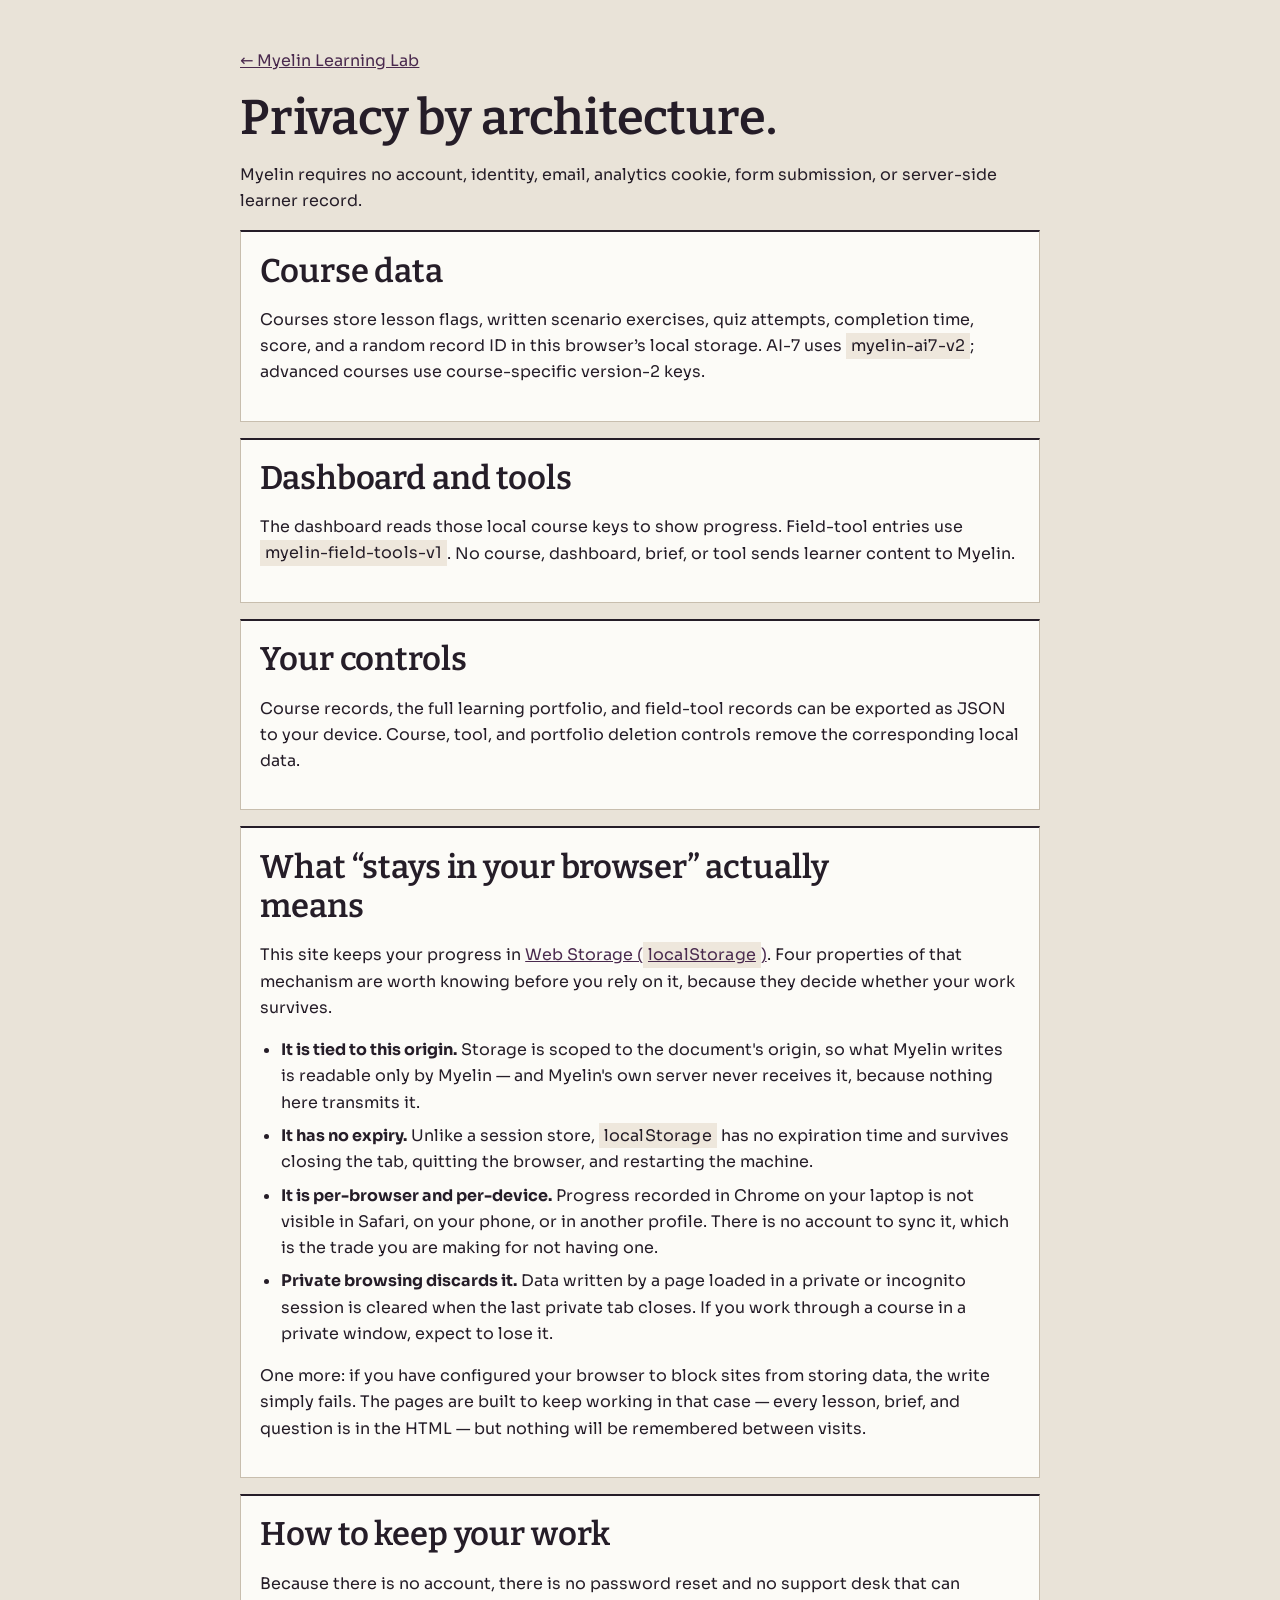
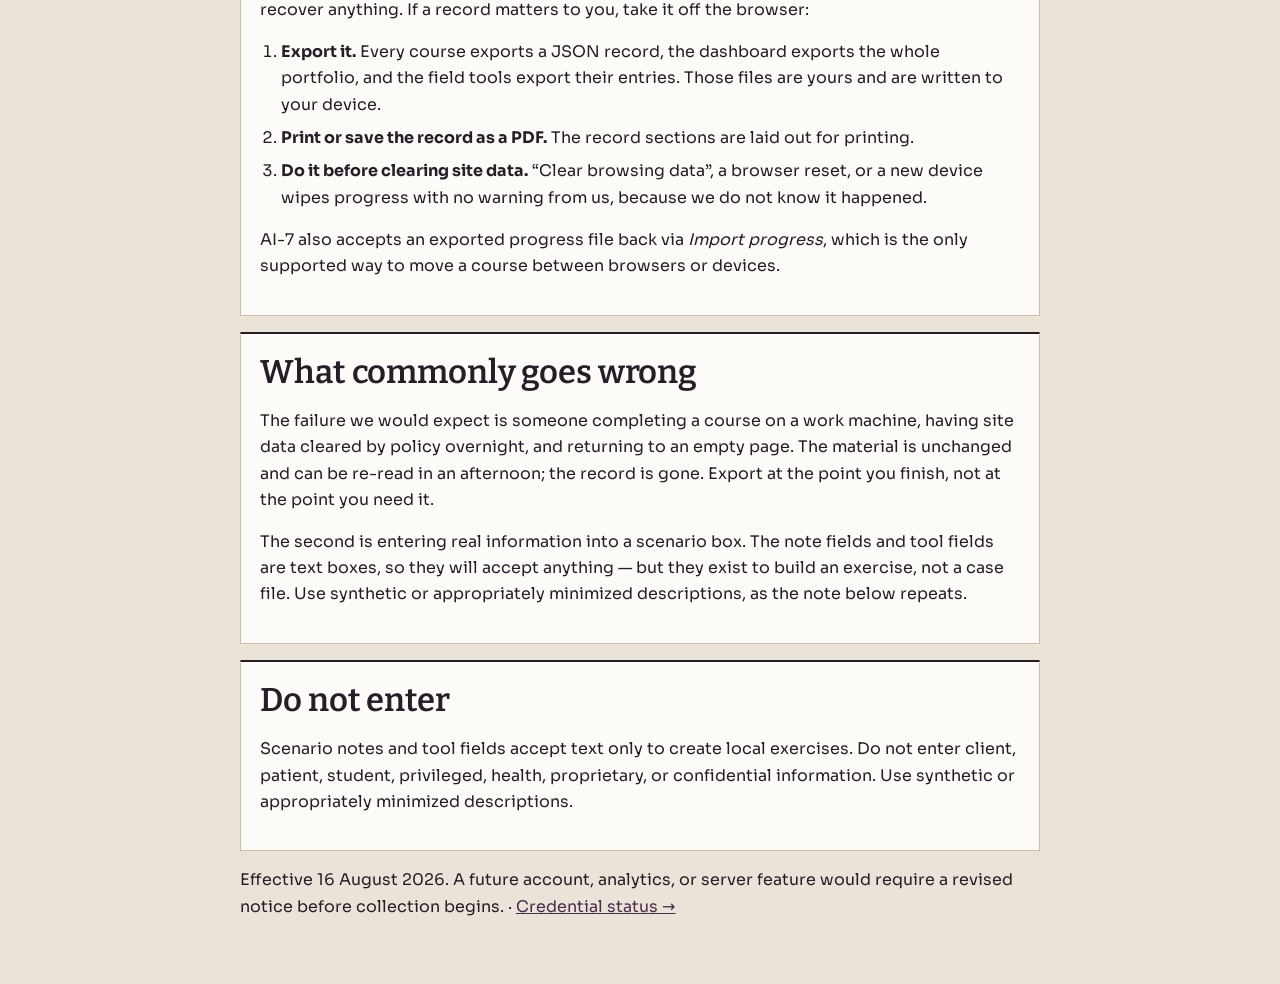
<file: privacy.html>
<!doctype html><html lang="en"><head><meta charset="utf-8"><meta name="viewport" content="width=device-width"><title>Privacy · Myelin</title><style>body{max-width:800px;margin:auto;padding:3rem 1.2rem;background:#E9E3D8;color:#281f2b;font:16px/1.64 'Sora',system-ui,-apple-system,'Segoe UI',sans-serif}a{color:#4a2a4e}h1,h2{font-family:'Bitter',ui-serif,serif;line-height:1.15}h2{font-size:clamp(1.25rem,3vw,1.7rem);margin:0 0 .5rem}p,li{max-width:72ch}ol,ul{padding-left:1.3rem}li{margin-bottom:.45rem}a:focus-visible{outline:3px solid #4a2a4e;outline-offset:2px}body{overflow-wrap:anywhere}h1{font-size:clamp(2.7rem,7vw,4.8rem);line-height:1}.card{background:#FCFBF7;border:1px solid #C8BEAE;border-radius:0;padding:1.2rem;margin:1rem 0}code{background:#eee7dc;padding:.15rem .3rem}</style><meta name="description" content="How Myelin works without an account: no identity, email, analytics cookie, or server-side learner record. Everything stays in your browser."><link rel="canonical" href="https://myelin-ce.vercel.app/privacy"><meta property="og:type" content="website"><meta property="og:title" content="Privacy"><meta property="og:description" content="How Myelin works without an account: no identity, email, analytics cookie, or server-side learner record. Everything stays in your browser."><meta property="og:url" content="https://myelin-ce.vercel.app/privacy"><meta property="og:image" content="https://myelin-ce.vercel.app/og.png"><meta property="og:image:width" content="1200"><meta property="og:image:height" content="630"><meta name="twitter:card" content="summary_large_image"><meta name="twitter:image" content="https://myelin-ce.vercel.app/og.png"><link rel="icon" type="image/png" href="/icon-myelin-192.png"><link rel="apple-touch-icon" href="/icon-myelin-180.png"><link rel="preconnect" href="https://fonts.googleapis.com"><link rel="preconnect" href="https://fonts.gstatic.com" crossorigin><link rel="stylesheet" href="https://fonts.googleapis.com/css2?family=Bitter:ital,wght@0,400;0,500;0,600;0,700;1,400&family=Sora:wght@400;500;600;700&display=swap"><link rel="stylesheet" href="/manual.css"></head><body><a href="/">← Myelin Learning Lab</a><h1>Privacy by architecture.</h1><p>Myelin requires no account, identity, email, analytics cookie, form submission, or server-side learner record.</p><section class="card"><h2>Course data</h2><p>Courses store lesson flags, written scenario exercises, quiz attempts, completion time, score, and a random record ID in this browser’s local storage. AI-7 uses <code>myelin-ai7-v2</code>; advanced courses use course-specific version-2 keys.</p></section><section class="card"><h2>Dashboard and tools</h2><p>The dashboard reads those local course keys to show progress. Field-tool entries use <code>myelin-field-tools-v1</code>. No course, dashboard, brief, or tool sends learner content to Myelin.</p></section><section class="card"><h2>Your controls</h2><p>Course records, the full learning portfolio, and field-tool records can be exported as JSON to your device. Course, tool, and portfolio deletion controls remove the corresponding local data.</p></section><section class="card"><h2>What “stays in your browser” actually means</h2>
<p>This site keeps your progress in <a href="https://developer.mozilla.org/en-US/docs/Web/API/Window/localStorage" target="_blank" rel="noopener">Web Storage (<code>localStorage</code>)</a>. Four properties of that mechanism are worth knowing before you rely on it, because they decide whether your work survives.</p>
<ul>
<li><strong>It is tied to this origin.</strong> Storage is scoped to the document's origin, so what Myelin writes is readable only by Myelin — and Myelin's own server never receives it, because nothing here transmits it.</li>
<li><strong>It has no expiry.</strong> Unlike a session store, <code>localStorage</code> has no expiration time and survives closing the tab, quitting the browser, and restarting the machine.</li>
<li><strong>It is per-browser and per-device.</strong> Progress recorded in Chrome on your laptop is not visible in Safari, on your phone, or in another profile. There is no account to sync it, which is the trade you are making for not having one.</li>
<li><strong>Private browsing discards it.</strong> Data written by a page loaded in a private or incognito session is cleared when the last private tab closes. If you work through a course in a private window, expect to lose it.</li>
</ul>
<p>One more: if you have configured your browser to block sites from storing data, the write simply fails. The pages are built to keep working in that case — every lesson, brief, and question is in the HTML — but nothing will be remembered between visits.</p></section>

<section class="card"><h2>How to keep your work</h2>
<p>Because there is no account, there is no password reset and no support desk that can recover anything. If a record matters to you, take it off the browser:</p>
<ol>
<li><strong>Export it.</strong> Every course exports a JSON record, the dashboard exports the whole portfolio, and the field tools export their entries. Those files are yours and are written to your device.</li>
<li><strong>Print or save the record as a PDF.</strong> The record sections are laid out for printing.</li>
<li><strong>Do it before clearing site data.</strong> “Clear browsing data”, a browser reset, or a new device wipes progress with no warning from us, because we do not know it happened.</li>
</ol>
<p>AI-7 also accepts an exported progress file back via <em>Import progress</em>, which is the only supported way to move a course between browsers or devices.</p></section>

<section class="card"><h2>What commonly goes wrong</h2>
<p>The failure we would expect is someone completing a course on a work machine, having site data cleared by policy overnight, and returning to an empty page. The material is unchanged and can be re-read in an afternoon; the record is gone. Export at the point you finish, not at the point you need it.</p>
<p>The second is entering real information into a scenario box. The note fields and tool fields are text boxes, so they will accept anything — but they exist to build an exercise, not a case file. Use synthetic or appropriately minimized descriptions, as the note below repeats.</p></section>

<section class="card"><h2>Do not enter</h2><p>Scenario notes and tool fields accept text only to create local exercises. Do not enter client, patient, student, privileged, health, proprietary, or confidential information. Use synthetic or appropriately minimized descriptions.</p></section><p>Effective 16 August 2026. A future account, analytics, or server feature would require a revised notice before collection begins. · <a href="/status">Credential status →</a></p></body></html>
</file>
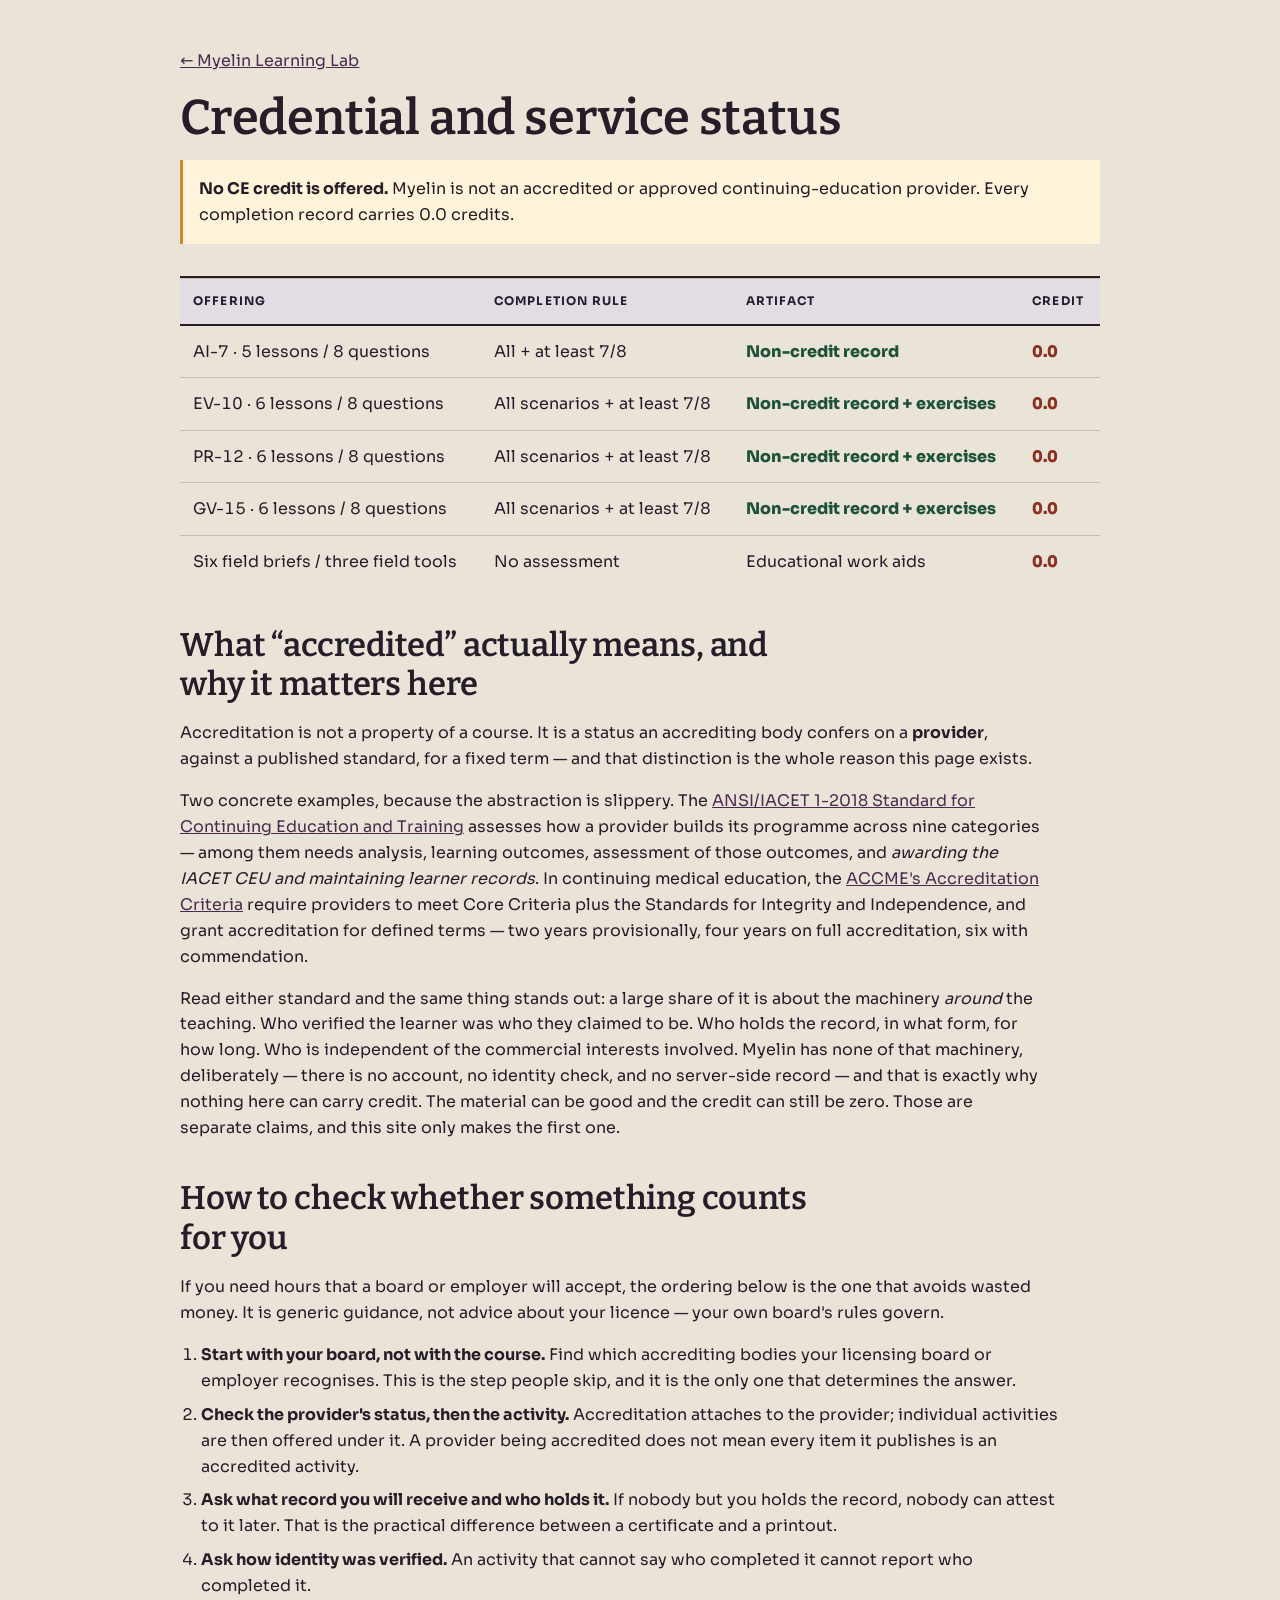
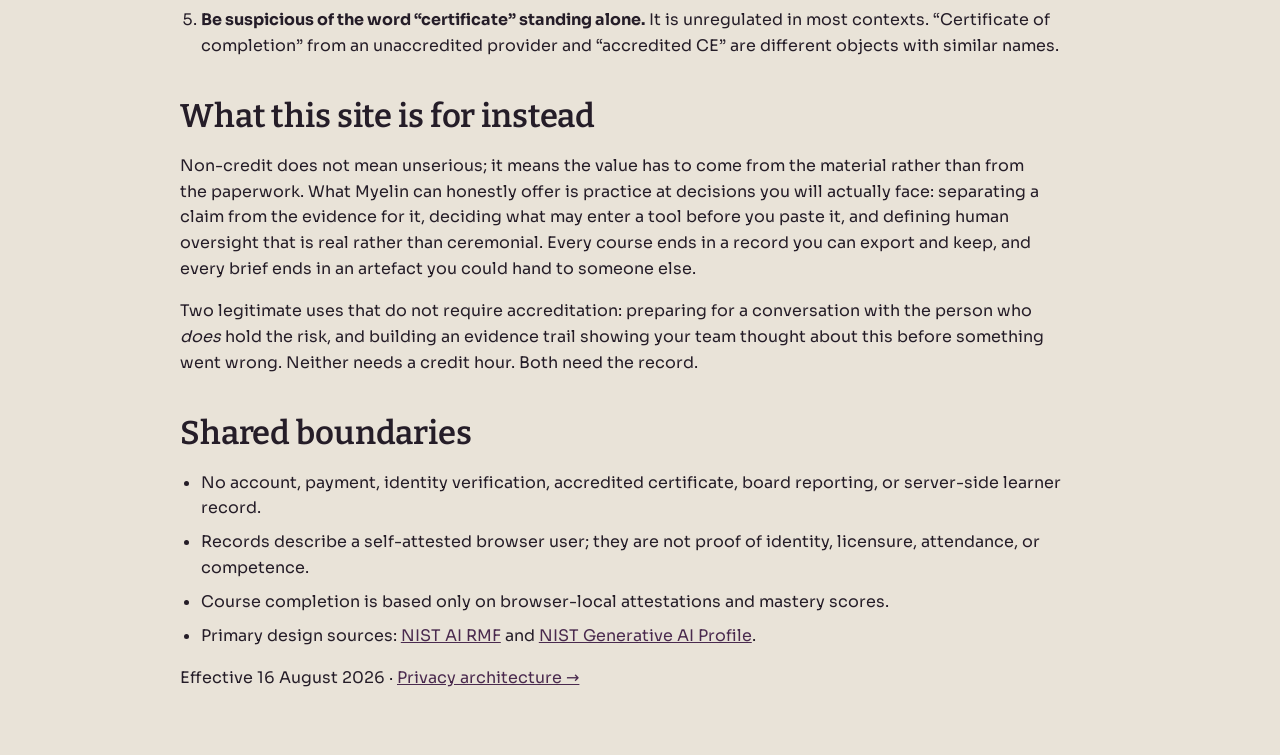
<file: status.html>
<!doctype html><html lang="en"><head><meta charset="utf-8"><meta name="viewport" content="width=device-width"><title>Credential Status · Myelin</title><style>body{max-width:920px;margin:auto;padding:3rem 1.2rem;background:#E9E3D8;color:#281f2b;font:16px/1.62 'Sora',system-ui,-apple-system,'Segoe UI',sans-serif}a{color:#4a2a4e}h1,h2{font-family:'Bitter',ui-serif,serif;line-height:1.15}h2{font-size:clamp(1.4rem,3.4vw,2rem);margin:2.4rem 0 .5rem}p,li{max-width:72ch}ol,ul{padding-left:1.3rem}li{margin-bottom:.5rem}a:focus-visible{outline:3px solid #4a2a4e;outline-offset:2px}body{overflow-wrap:anywhere}h1{font-size:clamp(2.7rem,7vw,5rem);line-height:1}.notice{background:#fff4d9;border-left:5px solid #c98d2e;padding:1rem}.table{overflow:auto;background:white;border:1px solid #C8BEAE;border-radius:0;margin:2rem 0}table{border-collapse:collapse;width:100%;min-width:700px}th,td{padding:.8rem;border-top:1px solid #C8BEAE;text-align:left}th{background:#E3DCE5}.no{color:#8A3122;font-weight:800}.ok{color:#1D5239;font-weight:800}</style><meta name="description" content="Credential truth for Myelin Learning Lab: every course awards 0.0 CE credits and Myelin is not an accredited continuing-education provider."><link rel="canonical" href="https://myelin-ce.vercel.app/status"><meta property="og:type" content="website"><meta property="og:title" content="Credential Status"><meta property="og:description" content="Credential truth for Myelin Learning Lab: every course awards 0.0 CE credits and Myelin is not an accredited continuing-education provider."><meta property="og:url" content="https://myelin-ce.vercel.app/status"><meta property="og:image" content="https://myelin-ce.vercel.app/og.png"><meta property="og:image:width" content="1200"><meta property="og:image:height" content="630"><meta name="twitter:card" content="summary_large_image"><meta name="twitter:image" content="https://myelin-ce.vercel.app/og.png"><link rel="icon" type="image/png" href="/icon-myelin-192.png"><link rel="apple-touch-icon" href="/icon-myelin-180.png"><link rel="preconnect" href="https://fonts.googleapis.com"><link rel="preconnect" href="https://fonts.gstatic.com" crossorigin><link rel="stylesheet" href="https://fonts.googleapis.com/css2?family=Bitter:ital,wght@0,400;0,500;0,600;0,700;1,400&family=Sora:wght@400;500;600;700&display=swap"><link rel="stylesheet" href="/manual.css"></head><body><a href="/">← Myelin Learning Lab</a><h1>Credential and service status</h1><div class="notice"><strong>No CE credit is offered.</strong> Myelin is not an accredited or approved continuing-education provider. Every completion record carries 0.0 credits.</div><div class="table"><table><tr><th>Offering</th><th>Completion rule</th><th>Artifact</th><th>Credit</th></tr><tr><td>AI-7 · 5 lessons / 8 questions</td><td>All + at least 7/8</td><td class="ok">Non-credit record</td><td class="no">0.0</td></tr><tr><td>EV-10 · 6 lessons / 8 questions</td><td>All scenarios + at least 7/8</td><td class="ok">Non-credit record + exercises</td><td class="no">0.0</td></tr><tr><td>PR-12 · 6 lessons / 8 questions</td><td>All scenarios + at least 7/8</td><td class="ok">Non-credit record + exercises</td><td class="no">0.0</td></tr><tr><td>GV-15 · 6 lessons / 8 questions</td><td>All scenarios + at least 7/8</td><td class="ok">Non-credit record + exercises</td><td class="no">0.0</td></tr><tr><td>Six field briefs / three field tools</td><td>No assessment</td><td>Educational work aids</td><td class="no">0.0</td></tr></table></div><h2>What “accredited” actually means, and why it matters here</h2>
<p>Accreditation is not a property of a course. It is a status an accrediting body confers on a <strong>provider</strong>, against a published standard, for a fixed term — and that distinction is the whole reason this page exists.</p>
<p>Two concrete examples, because the abstraction is slippery. The <a href="https://www.iacet.org/standards/ansi-iacet-2018-1-standard-for-continuing-education-and-training/" target="_blank" rel="noopener">ANSI/IACET 1-2018 Standard for Continuing Education and Training</a> assesses how a provider builds its programme across nine categories — among them needs analysis, learning outcomes, assessment of those outcomes, and <em>awarding the IACET CEU and maintaining learner records</em>. In continuing medical education, the <a href="https://www.accme.org/accreditation-rules/accreditation-criteria" target="_blank" rel="noopener">ACCME's Accreditation Criteria</a> require providers to meet Core Criteria plus the Standards for Integrity and Independence, and grant accreditation for defined terms — two years provisionally, four years on full accreditation, six with commendation.</p>
<p>Read either standard and the same thing stands out: a large share of it is about the machinery <em>around</em> the teaching. Who verified the learner was who they claimed to be. Who holds the record, in what form, for how long. Who is independent of the commercial interests involved. Myelin has none of that machinery, deliberately — there is no account, no identity check, and no server-side record — and that is exactly why nothing here can carry credit. The material can be good and the credit can still be zero. Those are separate claims, and this site only makes the first one.</p>

<h2>How to check whether something counts for you</h2>
<p>If you need hours that a board or employer will accept, the ordering below is the one that avoids wasted money. It is generic guidance, not advice about your licence — your own board's rules govern.</p>
<ol>
<li><strong>Start with your board, not with the course.</strong> Find which accrediting bodies your licensing board or employer recognises. This is the step people skip, and it is the only one that determines the answer.</li>
<li><strong>Check the provider's status, then the activity.</strong> Accreditation attaches to the provider; individual activities are then offered under it. A provider being accredited does not mean every item it publishes is an accredited activity.</li>
<li><strong>Ask what record you will receive and who holds it.</strong> If nobody but you holds the record, nobody can attest to it later. That is the practical difference between a certificate and a printout.</li>
<li><strong>Ask how identity was verified.</strong> An activity that cannot say who completed it cannot report who completed it.</li>
<li><strong>Be suspicious of the word “certificate” standing alone.</strong> It is unregulated in most contexts. “Certificate of completion” from an unaccredited provider and “accredited CE” are different objects with similar names.</li>
</ol>

<h2>What this site is for instead</h2>
<p>Non-credit does not mean unserious; it means the value has to come from the material rather than from the paperwork. What Myelin can honestly offer is practice at decisions you will actually face: separating a claim from the evidence for it, deciding what may enter a tool before you paste it, and defining human oversight that is real rather than ceremonial. Every course ends in a record you can export and keep, and every brief ends in an artefact you could hand to someone else.</p>
<p>Two legitimate uses that do not require accreditation: preparing for a conversation with the person who <em>does</em> hold the risk, and building an evidence trail showing your team thought about this before something went wrong. Neither needs a credit hour. Both need the record.</p>

<h2>Shared boundaries</h2><ul><li>No account, payment, identity verification, accredited certificate, board reporting, or server-side learner record.</li><li>Records describe a self-attested browser user; they are not proof of identity, licensure, attendance, or competence.</li><li>Course completion is based only on browser-local attestations and mastery scores.</li><li>Primary design sources: <a href="https://www.nist.gov/itl/ai-risk-management-framework">NIST AI RMF</a> and <a href="https://www.nist.gov/publications/artificial-intelligence-risk-management-framework-generative-artificial-intelligence">NIST Generative AI Profile</a>.</li></ul><p>Effective 16 August 2026 · <a href="/privacy">Privacy architecture →</a></p></body></html>
</file>
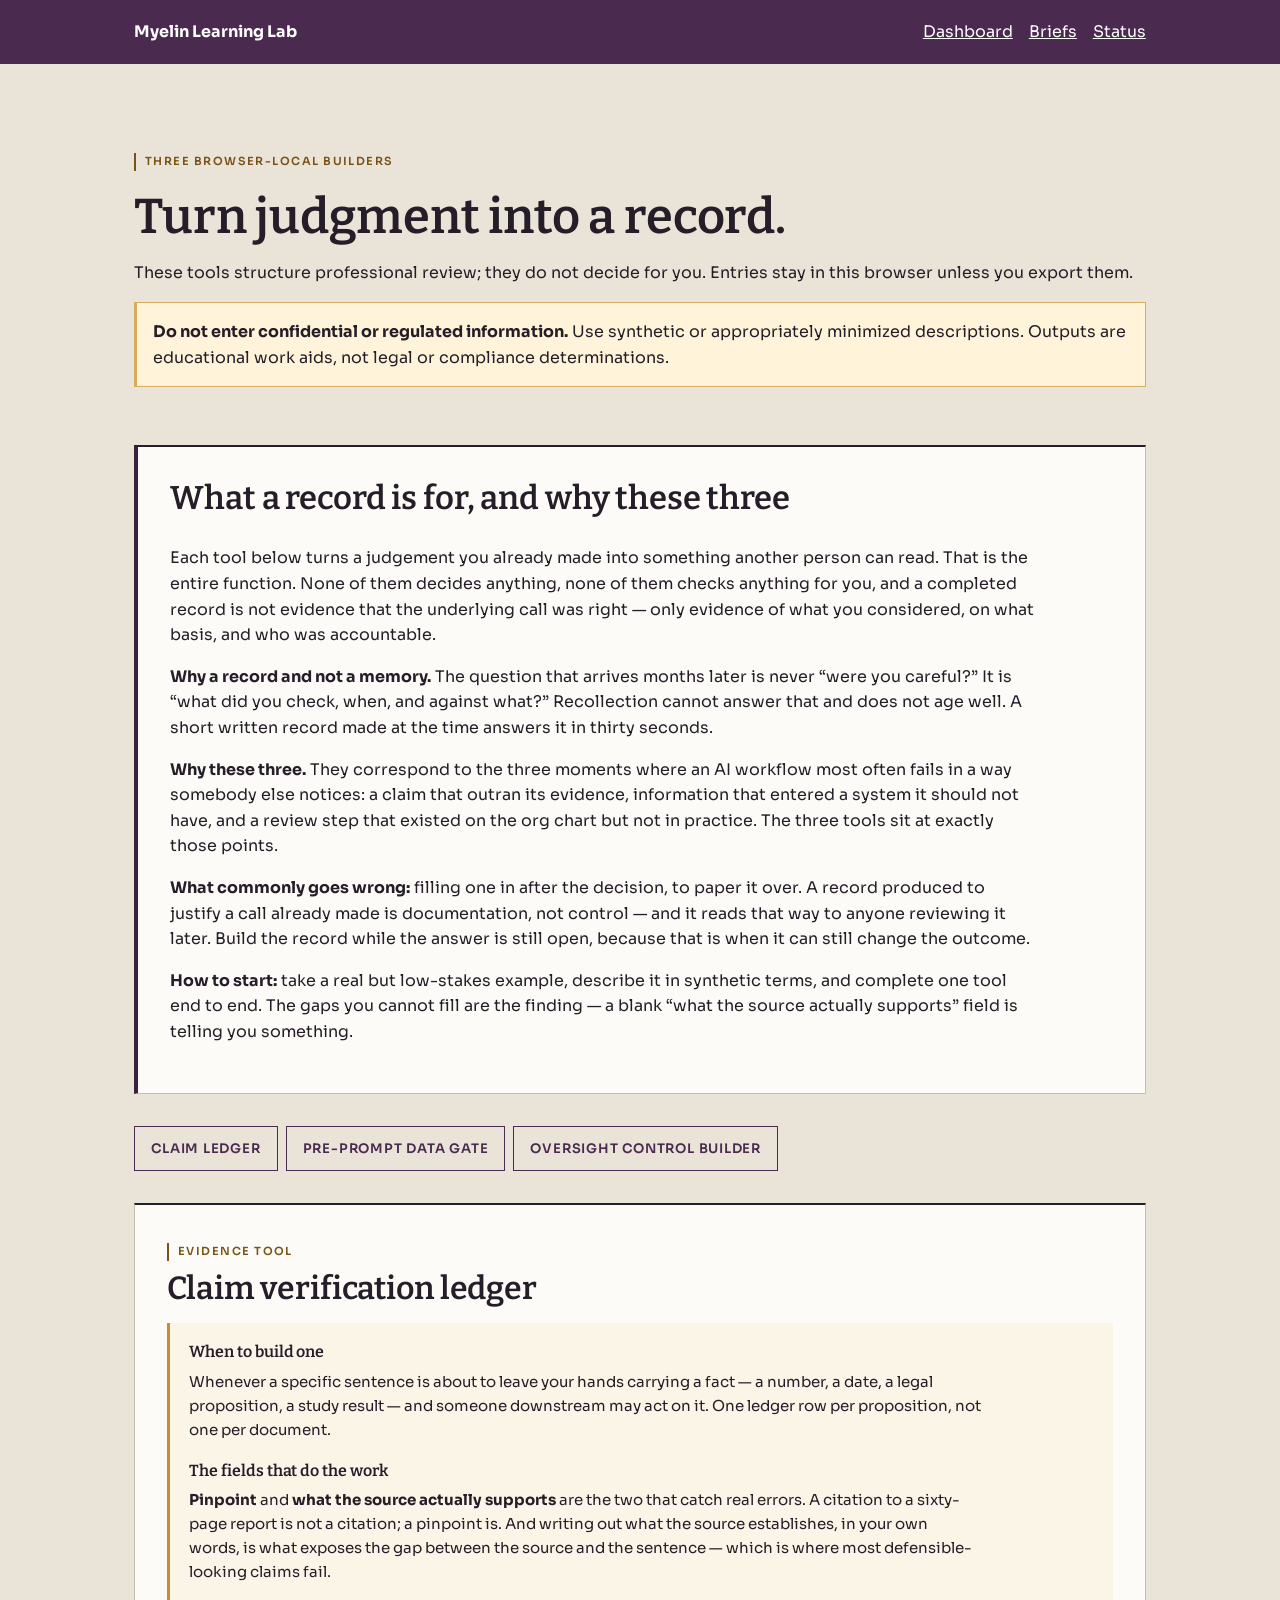
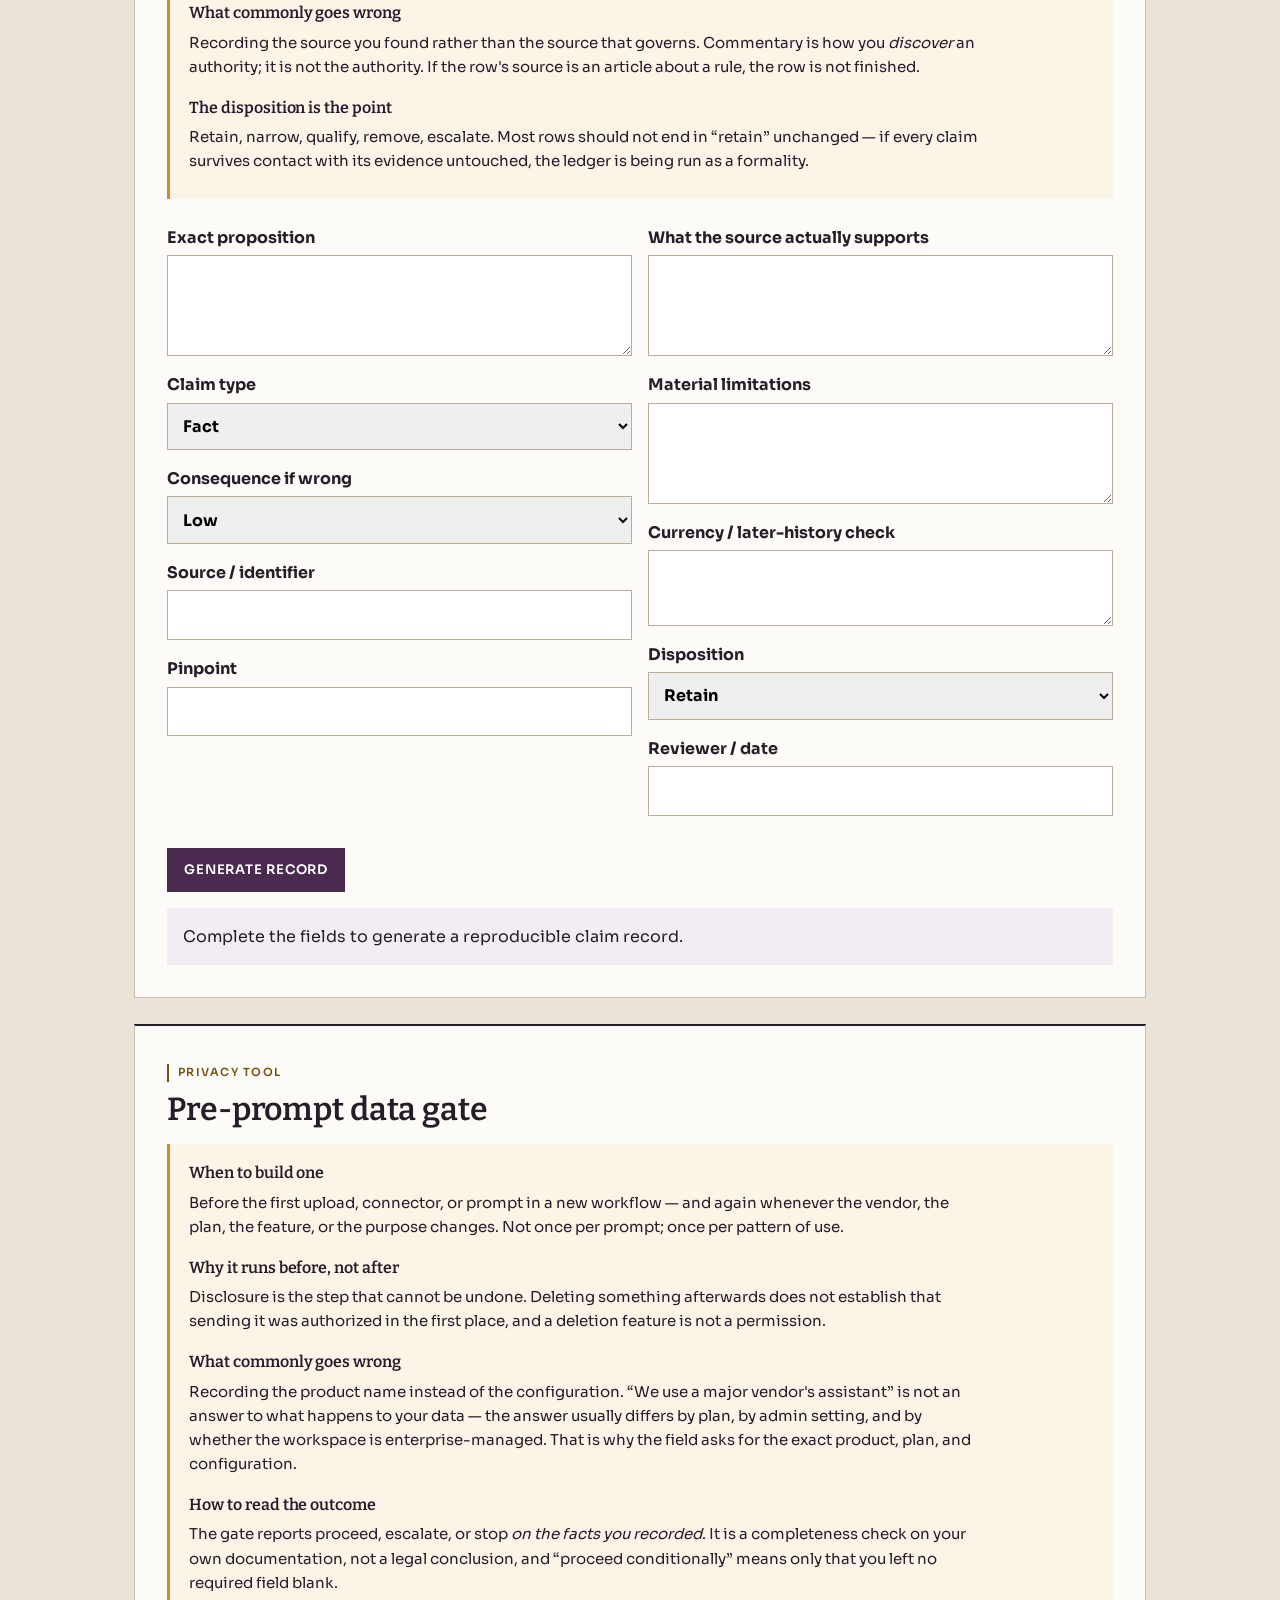
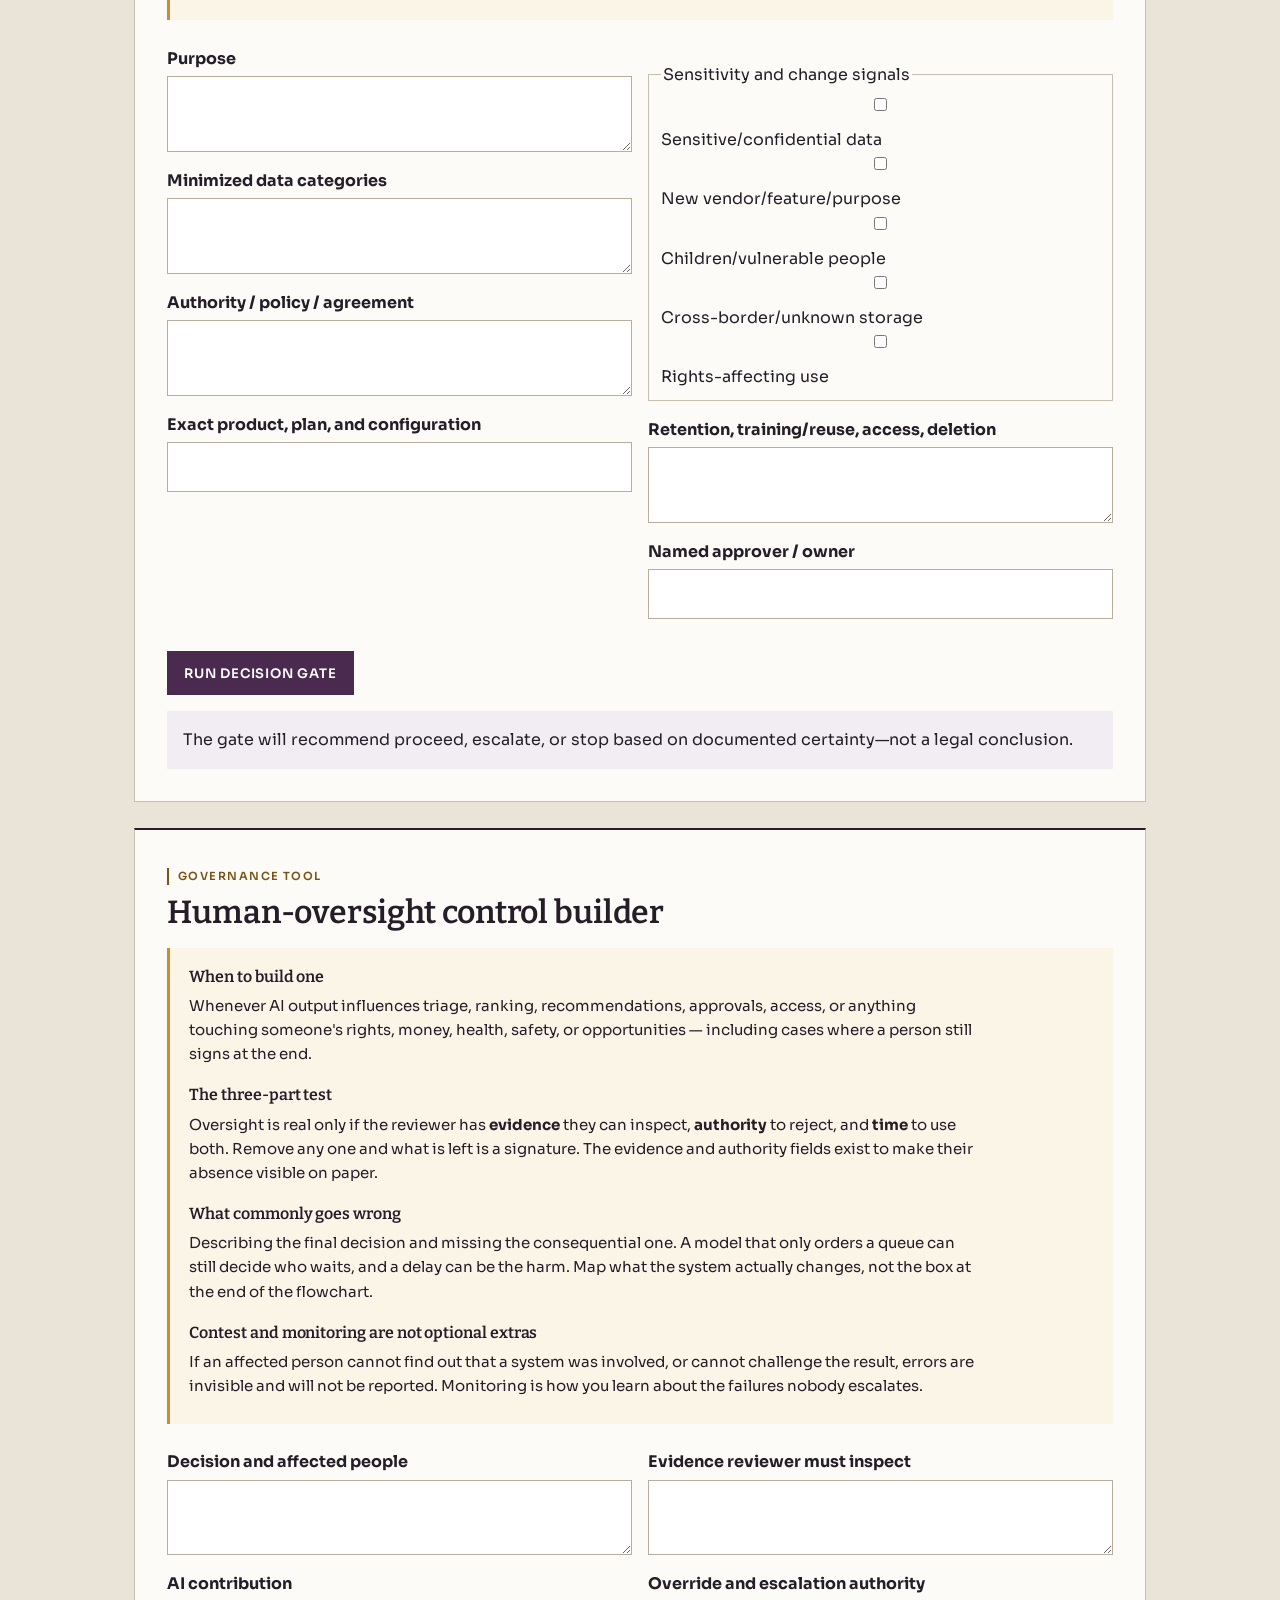
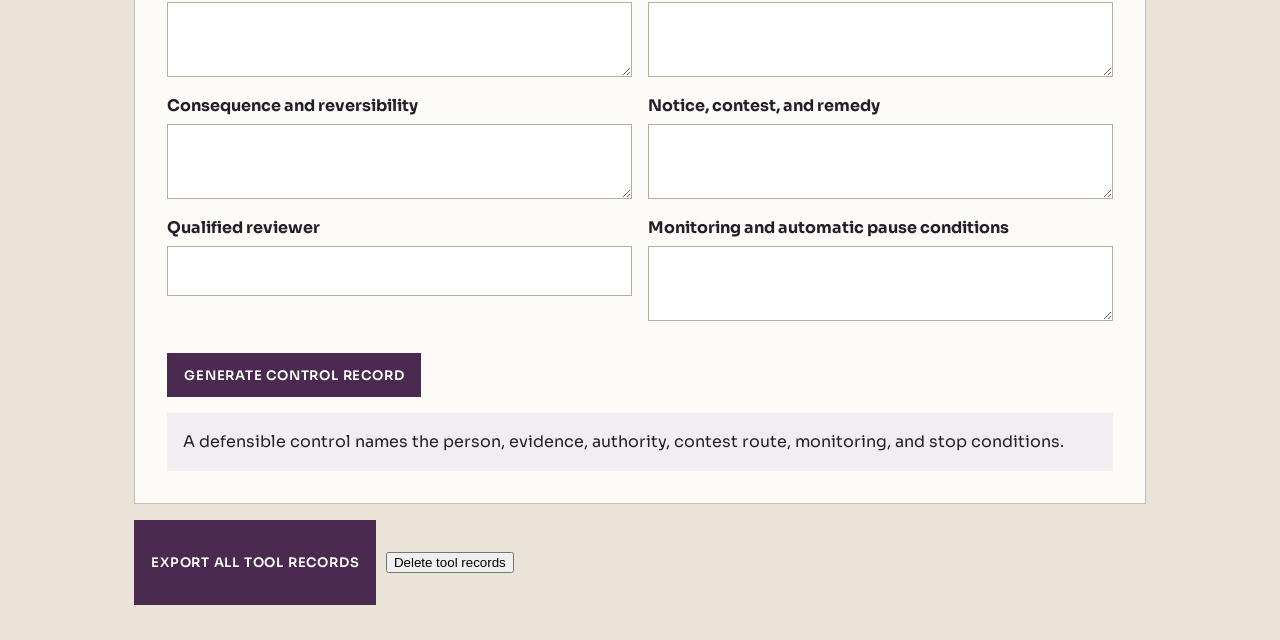
<file: tools.html>
<!doctype html><html lang="en"><head><meta charset="utf-8"><meta name="viewport" content="width=device-width,initial-scale=1"><title>Applied Field Tools · Myelin</title><meta name="description" content="Browser-local builders for AI evidence, privacy, and governance records."><style>:root{--p:#4a2a4e;--g:#c98d2e;--g-text:#7A5417;--bg:#E9E3D8;--paper:#FCFBF7;--line:#C8BEAE}*{box-sizing:border-box}body{margin:0;background:var(--bg);color:#281f2b;font:16px/1.6 'Sora',system-ui,-apple-system,'Segoe UI',sans-serif}a{color:#6b3f6e}.wrap{max-width:1050px;margin:auto;padding:1.2rem}header{background:var(--p);color:white}header .wrap{display:flex;gap:1rem;align-items:center;flex-wrap:wrap}header strong{margin-right:auto}header a{color:white}h1,h2,h3{font-family:'Bitter',ui-serif,serif}.hero{padding:4rem 0 2rem}h1{font-size:clamp(3rem,8vw,5.7rem);line-height:1;margin:.2em 0}.eyebrow{text-transform:uppercase;letter-spacing:.13em;color:var(--g-text);font-size:.72rem;font-weight:800}.notice,.result{padding:1rem;border-radius:0}.notice{background:#fff4d9;border:1px solid #d9ab5d}.tabs{display:flex;gap:.5rem;flex-wrap:wrap;margin:2rem 0}.tabs button,.btn{border:1px solid var(--p);border-radius:0;padding:.7rem 1rem;color:var(--p);background:transparent;font-weight:750;cursor:pointer}.tabs button.active,.btn{background:var(--p);color:white}.tool{display:block;scroll-margin-top:1rem;background:var(--paper);border:1px solid var(--line);border-radius:0;padding:clamp(1.2rem,4vw,2rem)}.tool+.tool{margin-top:1.6rem}.grid{display:grid;grid-template-columns:1fr 1fr;gap:1rem}label{font-weight:700}input,textarea,select{display:block;width:100%;margin:.3rem 0 1rem;padding:.7rem;border:1px solid #b9ad9c;border-radius:0;font:inherit}fieldset{border:1px solid var(--line);border-radius:0;margin:1rem 0}fieldset label{font-weight:400}.result{background:#f2edf3;margin-top:1rem;white-space:pre-wrap}.actions{display:flex;gap:.6rem;flex-wrap:wrap;margin:1rem 0}@media(max-width:700px){.grid{grid-template-columns:1fr}}@media print{header,.hero,.tabs,.actions{display:none}.tool{display:none;border:0}.tool+.tool{margin-top:1.6rem}}.read-guide{background:var(--paper);border:1px solid var(--line);border-left:5px solid var(--p);border-radius:0;padding:clamp(1.2rem,4vw,2rem);margin:1.6rem 0}.read-guide h2{margin-top:0;font-size:clamp(1.5rem,3.6vw,2.2rem);font-family:'Bitter',ui-serif,serif}.read-guide p,.teach p{max-width:72ch}.tabs a{border:1px solid var(--p);border-radius:0;padding:.7rem 1rem;color:var(--p);font-weight:750;text-decoration:none;min-height:44px;display:inline-flex;align-items:center}.tabs a:hover{background:var(--p);color:white}.teach{border-left:4px solid var(--g);background:#fbf5e8;border-radius:0;padding:1rem 1.2rem;margin:1rem 0 1.6rem}.teach h3{font-family:'Bitter',ui-serif,serif;font-size:1rem;margin:1rem 0 .3rem}.teach h3:first-child{margin-top:0}.teach p{margin:0 0 .6rem;font-size:.94rem}.tool h2{font-size:clamp(1.4rem,3.4vw,2rem);margin:.2em 0 .5em}a:focus-visible,button:focus-visible,input:focus-visible,textarea:focus-visible,select:focus-visible{outline:3px solid var(--p);outline-offset:2px}header a:focus-visible{outline-color:#f7d9a0}.btn,.tabs button{min-height:44px}body{overflow-wrap:anywhere}</style><link rel="canonical" href="https://myelin-ce.vercel.app/tools"><meta property="og:type" content="website"><meta property="og:title" content="Applied Field Tools"><meta property="og:description" content="Browser-local builders for AI evidence, privacy, and governance records."><meta property="og:url" content="https://myelin-ce.vercel.app/tools"><meta property="og:image" content="https://myelin-ce.vercel.app/og.png"><meta property="og:image:width" content="1200"><meta property="og:image:height" content="630"><meta name="twitter:card" content="summary_large_image"><meta name="twitter:image" content="https://myelin-ce.vercel.app/og.png"><link rel="icon" type="image/png" href="/icon-myelin-192.png"><link rel="apple-touch-icon" href="/icon-myelin-180.png"><link rel="preconnect" href="https://fonts.googleapis.com"><link rel="preconnect" href="https://fonts.gstatic.com" crossorigin><link rel="stylesheet" href="https://fonts.googleapis.com/css2?family=Bitter:ital,wght@0,400;0,500;0,600;0,700;1,400&family=Sora:wght@400;500;600;700&display=swap"><link rel="stylesheet" href="/manual.css"></head><body><header><div class="wrap"><strong>Myelin Learning Lab</strong><a href="/">Dashboard</a><a href="/briefs">Briefs</a><a href="/status">Status</a></div></header><main class="wrap"><section class="hero"><div class="eyebrow">Three browser-local builders</div><h1>Turn judgment into a record.</h1><p>These tools structure professional review; they do not decide for you. Entries stay in this browser unless you export them.</p><div class="notice"><strong>Do not enter confidential or regulated information.</strong> Use synthetic or appropriately minimized descriptions. Outputs are educational work aids, not legal or compliance determinations.</div></section><section class="read-guide" aria-labelledby="howto">
<h2 id="howto">What a record is for, and why these three</h2>
<p>Each tool below turns a judgement you already made into something another person can read. That is the entire function. None of them decides anything, none of them checks anything for you, and a completed record is not evidence that the underlying call was right — only evidence of what you considered, on what basis, and who was accountable.</p>
<p><strong>Why a record and not a memory.</strong> The question that arrives months later is never “were you careful?” It is “what did you check, when, and against what?” Recollection cannot answer that and does not age well. A short written record made at the time answers it in thirty seconds.</p>
<p><strong>Why these three.</strong> They correspond to the three moments where an AI workflow most often fails in a way somebody else notices: a claim that outran its evidence, information that entered a system it should not have, and a review step that existed on the org chart but not in practice. The three tools sit at exactly those points.</p>
<p><strong>What commonly goes wrong:</strong> filling one in after the decision, to paper it over. A record produced to justify a call already made is documentation, not control — and it reads that way to anyone reviewing it later. Build the record while the answer is still open, because that is when it can still change the outcome.</p>
<p><strong>How to start:</strong> take a real but low-stakes example, describe it in synthetic terms, and complete one tool end to end. The gaps you cannot fill are the finding — a blank “what the source actually supports” field is telling you something.</p>
</section>
<nav class="tabs" aria-label="Jump to a field tool"><a href="#claim">Claim ledger</a><a href="#data">Pre-prompt data gate</a><a href="#oversight">Oversight control builder</a></nav>
<section class="tool" id="claim"><div class="eyebrow">Evidence tool</div><h2>Claim verification ledger</h2><div class="teach">
  <h3>When to build one</h3>
  <p>Whenever a specific sentence is about to leave your hands carrying a fact — a number, a date, a legal proposition, a study result — and someone downstream may act on it. One ledger row per proposition, not one per document.</p>
  <h3>The fields that do the work</h3>
  <p><strong>Pinpoint</strong> and <strong>what the source actually supports</strong> are the two that catch real errors. A citation to a sixty-page report is not a citation; a pinpoint is. And writing out what the source establishes, in your own words, is what exposes the gap between the source and the sentence — which is where most defensible-looking claims fail.</p>
  <h3>What commonly goes wrong</h3>
  <p>Recording the source you found rather than the source that governs. Commentary is how you <em>discover</em> an authority; it is not the authority. If the row's source is an article about a rule, the row is not finished.</p>
  <h3>The disposition is the point</h3>
  <p>Retain, narrow, qualify, remove, escalate. Most rows should not end in “retain” unchanged — if every claim survives contact with its evidence untouched, the ledger is being run as a formality.</p>
  </div><div class="grid"><div><label>Exact proposition<textarea id="clClaim" rows="3"></textarea></label><label>Claim type<select id="clType"><option>Fact</option><option>Inference</option><option>Recommendation</option><option>Forecast</option><option>Opinion</option></select></label><label>Consequence if wrong<select id="clRisk"><option>Low</option><option>Moderate</option><option>High</option></select></label><label>Source / identifier<input id="clSource"></label><label>Pinpoint<input id="clPin"></label></div><div><label>What the source actually supports<textarea id="clSupport" rows="3"></textarea></label><label>Material limitations<textarea id="clLimits" rows="3"></textarea></label><label>Currency / later-history check<textarea id="clCurrent" rows="2"></textarea></label><label>Disposition<select id="clDecision"><option>Retain</option><option>Narrow</option><option>Qualify</option><option>Remove</option><option>Escalate</option></select></label><label>Reviewer / date<input id="clReviewer"></label></div></div><div class="actions" hidden data-jsonly><button class="btn" data-build="claim">Generate record</button></div><div class="result" id="claimResult" aria-live="polite">Complete the fields to generate a reproducible claim record.</div></section>
<section class="tool" id="data"><div class="eyebrow">Privacy tool</div><h2>Pre-prompt data gate</h2><div class="teach">
  <h3>When to build one</h3>
  <p>Before the first upload, connector, or prompt in a new workflow — and again whenever the vendor, the plan, the feature, or the purpose changes. Not once per prompt; once per pattern of use.</p>
  <h3>Why it runs before, not after</h3>
  <p>Disclosure is the step that cannot be undone. Deleting something afterwards does not establish that sending it was authorized in the first place, and a deletion feature is not a permission.</p>
  <h3>What commonly goes wrong</h3>
  <p>Recording the product name instead of the configuration. “We use a major vendor's assistant” is not an answer to what happens to your data — the answer usually differs by plan, by admin setting, and by whether the workspace is enterprise-managed. That is why the field asks for the exact product, plan, and configuration.</p>
  <h3>How to read the outcome</h3>
  <p>The gate reports proceed, escalate, or stop <em>on the facts you recorded</em>. It is a completeness check on your own documentation, not a legal conclusion, and “proceed conditionally” means only that you left no required field blank.</p>
  </div><div class="grid"><div><label>Purpose<textarea id="dgPurpose"></textarea></label><label>Minimized data categories<textarea id="dgData"></textarea></label><label>Authority / policy / agreement<textarea id="dgAuthority"></textarea></label><label>Exact product, plan, and configuration<input id="dgTool"></label></div><div><fieldset><legend>Sensitivity and change signals</legend><label><input type="checkbox" class="signal" value="Sensitive or confidential data"> Sensitive/confidential data</label><label><input type="checkbox" class="signal" value="New vendor, feature, or purpose"> New vendor/feature/purpose</label><label><input type="checkbox" class="signal" value="Affected children or vulnerable people"> Children/vulnerable people</label><label><input type="checkbox" class="signal" value="Cross-border or unknown storage"> Cross-border/unknown storage</label><label><input type="checkbox" class="signal" value="Rights-affecting use"> Rights-affecting use</label></fieldset><label>Retention, training/reuse, access, deletion<textarea id="dgControls"></textarea></label><label>Named approver / owner<input id="dgOwner"></label></div></div><div class="actions" hidden data-jsonly><button class="btn" data-build="data">Run decision gate</button></div><div class="result" id="dataResult" aria-live="polite">The gate will recommend proceed, escalate, or stop based on documented certainty—not a legal conclusion.</div></section>
<section class="tool" id="oversight"><div class="eyebrow">Governance tool</div><h2>Human-oversight control builder</h2><div class="teach">
  <h3>When to build one</h3>
  <p>Whenever AI output influences triage, ranking, recommendations, approvals, access, or anything touching someone's rights, money, health, safety, or opportunities — including cases where a person still signs at the end.</p>
  <h3>The three-part test</h3>
  <p>Oversight is real only if the reviewer has <strong>evidence</strong> they can inspect, <strong>authority</strong> to reject, and <strong>time</strong> to use both. Remove any one and what is left is a signature. The evidence and authority fields exist to make their absence visible on paper.</p>
  <h3>What commonly goes wrong</h3>
  <p>Describing the final decision and missing the consequential one. A model that only orders a queue can still decide who waits, and a delay can be the harm. Map what the system actually changes, not the box at the end of the flowchart.</p>
  <h3>Contest and monitoring are not optional extras</h3>
  <p>If an affected person cannot find out that a system was involved, or cannot challenge the result, errors are invisible and will not be reported. Monitoring is how you learn about the failures nobody escalates.</p>
  </div><div class="grid"><div><label>Decision and affected people<textarea id="ovDecision"></textarea></label><label>AI contribution<textarea id="ovAI"></textarea></label><label>Consequence and reversibility<textarea id="ovImpact"></textarea></label><label>Qualified reviewer<input id="ovReviewer"></label></div><div><label>Evidence reviewer must inspect<textarea id="ovEvidence"></textarea></label><label>Override and escalation authority<textarea id="ovAuthority"></textarea></label><label>Notice, contest, and remedy<textarea id="ovContest"></textarea></label><label>Monitoring and automatic pause conditions<textarea id="ovMonitor"></textarea></label></div></div><div class="actions" hidden data-jsonly><button class="btn" data-build="oversight">Generate control record</button></div><div class="result" id="oversightResult" aria-live="polite">A defensible control names the person, evidence, authority, contest route, monitoring, and stop conditions.</div></section><div class="actions" hidden data-jsonly><button class="btn" id="exportBtn">Export all tool records</button><button class="tabs button" id="deleteBtn">Delete tool records</button></div></main><script src="/tools.js"></script></body></html>
</file>
<file: manual.css>
/* ═══════════════════════════════════════════════════════════════════════════
   Myelin — a field manual.

   The colour here was never the problem: the aubergine and gold are Myelin's
   and they stay. The type was. Every page was Georgia headings on system-ui
   body over #f7f2e8 cream, with 14–16px rounded cards and 999px pill
   buttons — the same page seven unrelated builds in this estate were
   rendering, distinguishable only by accent hue.

   These are continuing-education field briefs: material somebody carries into
   a room, works through, ticks off and marks up. So it is set as a manual.
   Bitter is a slab serif drawn to hold ink at small sizes on rough stock;
   Sora takes the apparatus — designators, labels, checklists, controls. The
   cream ground becomes board (#E9E3D8) with the panels as sheet, and every
   radius goes flat, because a manual has trimmed edges and printed rules,
   not soft cards. Panels are hung from a 2px head rule; briefs and lessons
   carry a marked gutter down the left, the way a working copy does.

   This layer loads after each page's own styles. It carries form only, and
   it keeps every affordance underneath it: focus rings, print rules, reduced
   motion, the 44px touch targets, and the checklists that make the manual
   markable in the first place.
   ═══════════════════════════════════════════════════════════════════════════ */

:root{
  --slab:'Bitter',ui-serif,serif;
  --appar:'Sora',system-ui,-apple-system,'Segoe UI',sans-serif;
  --board:#E9E3D8;
  --sheet:#FCFBF7;
  --m-ink:#251D28;
  --m-rule:#C8BEAE;
  --m-rule-firm:#9A8F7D;
  --plum-deep:#3A2140;
}

body{font-family:var(--appar);font-size:16px;background:var(--board);color:var(--m-ink)}
h1,h2,h3,h4,.side-h{font-family:var(--slab);font-weight:600;letter-spacing:-.004em}

/* A manual has a cover line, not a 6.2rem display headline. */
h1{font-size:clamp(1.95rem,4.2vw,3.05rem);line-height:1.12;margin:.35em 0 .3em;max-width:24ch}
.section h2,.course-head h2,.read-guide h2,.brief h2,.lesson h2,h2{
  font-size:clamp(1.4rem,2.8vw,2.05rem);line-height:1.2;max-width:30ch}
.brief h3,.lesson h3,h3{font-size:clamp(1.02rem,1.6vw,1.2rem)}
.hero{padding:clamp(2.6rem,6vw,4rem) 0 clamp(1.4rem,3vw,2rem)}
header.myelin-cover,.hero.cover{background:var(--plum-deep)}

/* Designators and labels are apparatus: tabular, tracked, ruled off. */
.eyebrow,.ix-n,.progressText,.ck-count,.ck-note,.cite{font-family:var(--appar);
  font-variant-numeric:tabular-nums;letter-spacing:.13em}
.eyebrow{font-size:.7rem;font-weight:600;text-transform:uppercase;
  border-left:2px solid currentColor;padding-left:.55rem;display:inline-block}
.ix-n{font-size:.68rem;font-weight:600}

/* Flat stock. No card ever regains a corner radius on this site. */
.card,.brief,.lesson,.quiz,.record,.tool,.read-guide,.notice,.callout,.source,
.output,.objective,.scenario,.example,.datum,.data div,.result,.finding,
.disclaimer,.table,.cta,.side,.check,.attest,.answer,label.answer,fieldset,
input,textarea,select,.teach,.misuse,.boundary-light,.next,.progress,.meter,
.bar,.btn,.pill,.print,.tabs button,.tabs a,.lesson-nav button,.lesson-nav a{
  border-radius:0}

.brief,.lesson,.tool,.read-guide,.record,.quiz,.card{
  background:var(--sheet);border:1px solid var(--m-rule);border-top:2px solid var(--m-ink)}
.index a{background:var(--sheet);border:1px solid var(--m-rule);border-left:3px solid var(--plum-deep)}

/* the marked gutter of a working copy */
.brief,.lesson{border-left:3px solid var(--m-rule-firm)}
.read-guide{border-left:4px solid var(--plum-deep)}

.notice,.callout,.objective,.teach,.misuse,.boundary-light,.next{
  border-radius:0;border-left-width:3px}

/* Controls read as stamped, not as pills. */
.btn,.pill,.print,.tabs button,.tabs a,.lesson-nav button,.lesson-nav a{
  font-family:var(--appar);font-weight:600;font-size:.82rem;letter-spacing:.06em;
  text-transform:uppercase}

/* Checklists are the point of a manual: they get printed rules and room. */
.checklist{border-top:2px solid var(--m-ink)}
.checklist label{border-bottom:1px solid var(--m-rule);padding:.6rem .2rem;
  font-family:var(--appar);font-size:.92rem;text-transform:none;letter-spacing:0}
.checklist input{border-radius:0}

/* Meters are gauges, not trophies. */
.progress,.meter,.bar{height:4px;border-radius:0}
.progress i,.meter i,.bar i{border-radius:0}

table{font-family:var(--appar);font-variant-numeric:tabular-nums}
th{font-family:var(--appar);font-size:.74rem;letter-spacing:.1em;text-transform:uppercase;
  border-bottom:2px solid var(--m-ink)}
td{border-top:1px solid var(--m-rule)}
.table{border:0;border-top:2px solid var(--m-ink);background:none}

code{font-family:var(--appar);letter-spacing:.01em}

/* The lede colour was set for a dark cover and then used on light stock,
   where it measured 1.16:1 — in the accessibility tree and invisible on the
   page. It now takes its colour from the ground it is actually on. */
.lead,.lede{font-family:var(--slab);font-size:clamp(1.02rem,1.5vw,1.16rem);
  line-height:1.5;color:inherit;max-width:66ch}

/* the free guide's call to action inherited a light-on-deep-gold pair once the
   gold was deepened for AA; the text follows the fill */
.cta .btn,.cta a.btn{color:#FFFFFF}

footer{border-top:3px solid #C9922F}

a:focus-visible,button:focus-visible,input:focus-visible,textarea:focus-visible,
select:focus-visible,summary:focus-visible{outline:3px solid var(--plum-deep);outline-offset:2px}
.hero a:focus-visible,header a:focus-visible,.dash a:focus-visible,.side a:focus-visible{
  outline-color:#F3D79A}

@media(prefers-reduced-motion:reduce){html{scroll-behavior:auto}*{transition:none!important;animation:none!important}}
@media(forced-colors:active){
  .brief,.lesson,.tool,.read-guide,.record,.quiz,.card,.index a{border-color:CanvasText}
  .progress i,.meter i,.bar i{background:Highlight}
}
@media print{
  body{background:#fff;color:#000}
  .brief,.lesson,.tool,.read-guide{background:#fff;border:0;border-top:1px solid #000;break-inside:avoid}
  .checklist label{border-bottom:1px solid #000}
  a[href^="http"]::after{content:" (" attr(href) ")";font-size:.8em}
}
</file>
